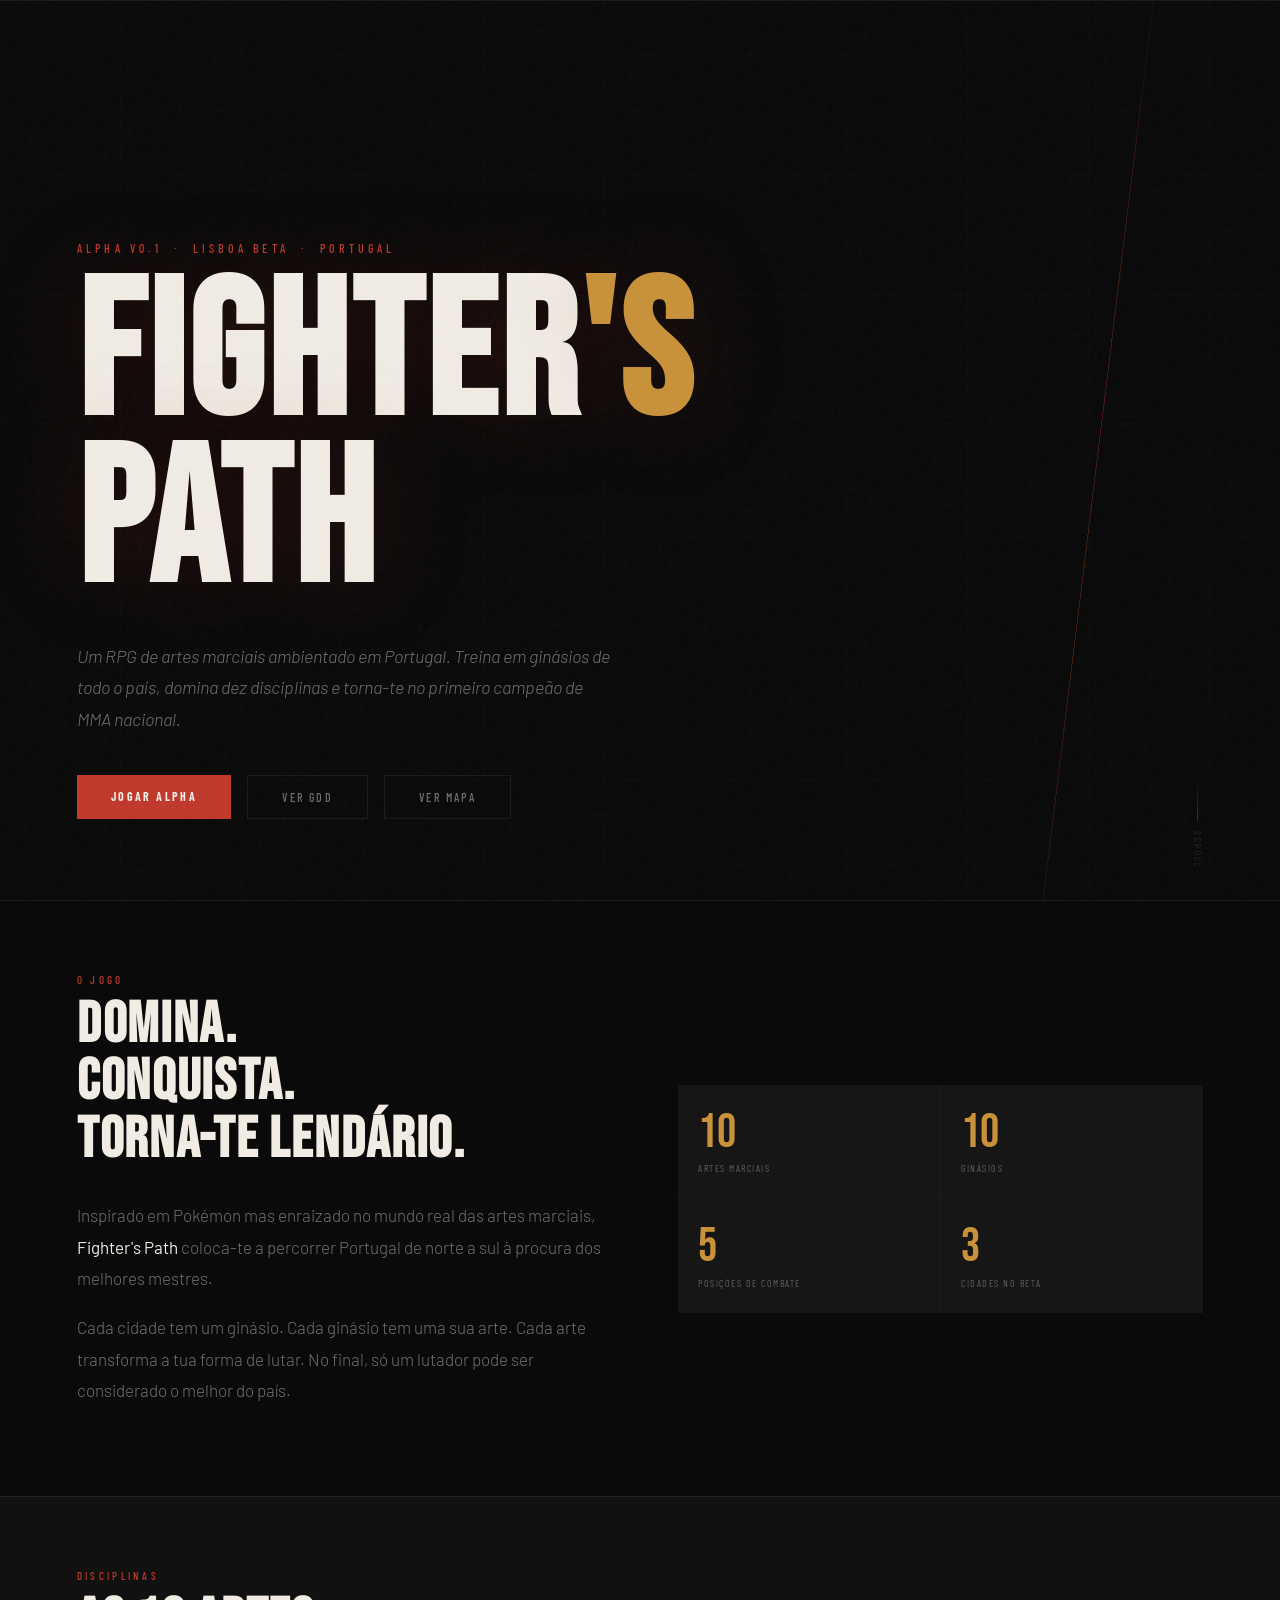
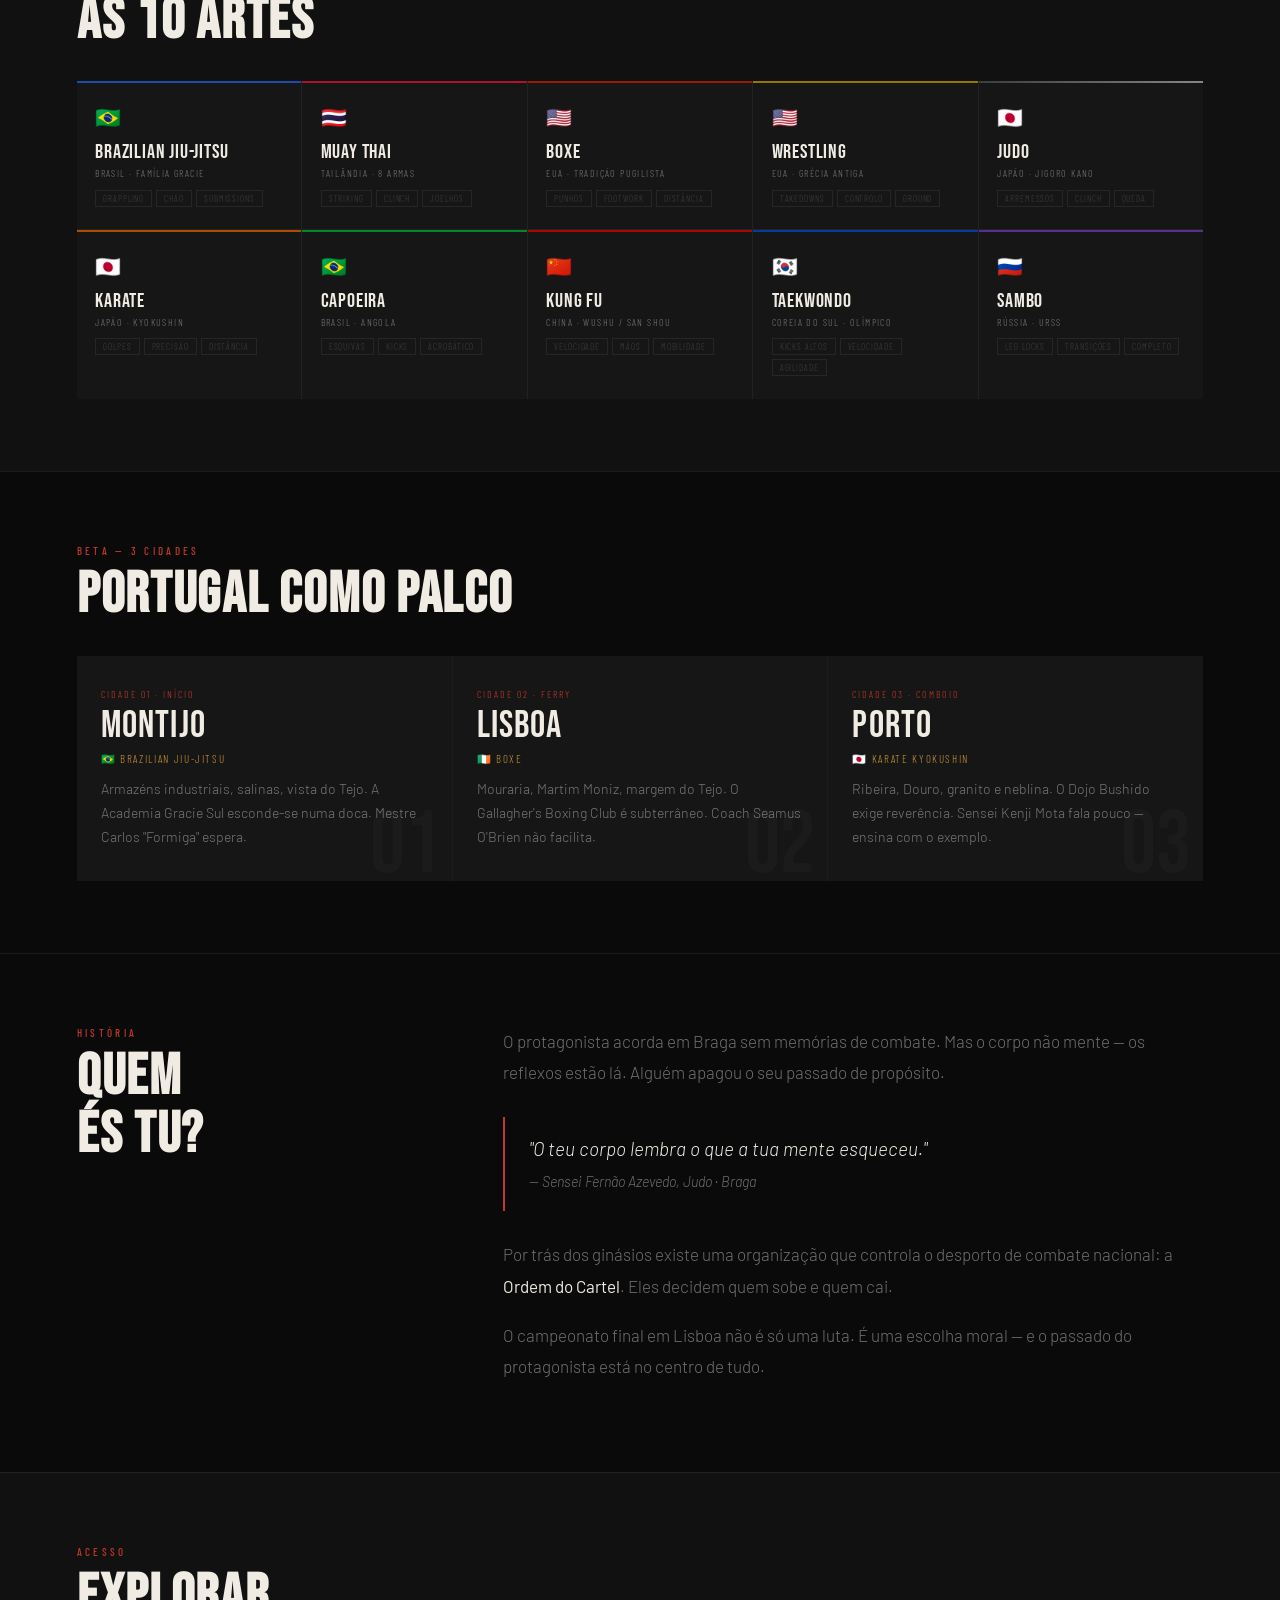
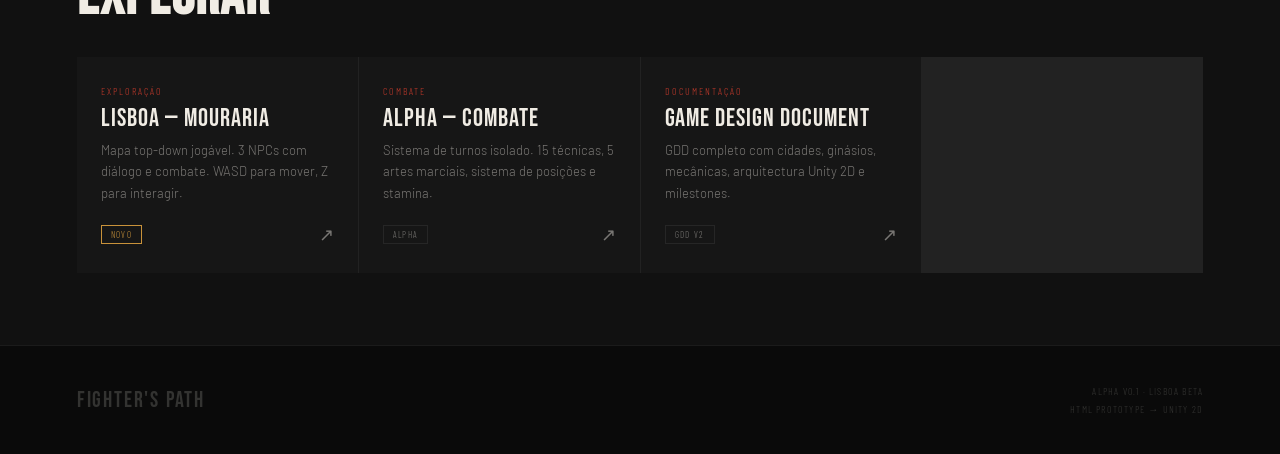
<file: index.html>
<!DOCTYPE html>
<html lang="pt">
<head>
<meta charset="UTF-8">
<meta name="viewport" content="width=device-width, initial-scale=1.0">
<title>Fighter's Path</title>
<link rel="shortcut icon" href="media/logo.png" type="image/x-icon">
<link rel="preconnect" href="https://fonts.googleapis.com">
<link href="https://fonts.googleapis.com/css2?family=Bebas+Neue&family=Barlow:ital,wght@0,300;0,400;0,600;1,300;1,400&family=Barlow+Condensed:wght@300;500;700&display=swap" rel="stylesheet">
<style>
*, *::before, *::after { box-sizing: border-box; margin: 0; padding: 0; }

:root {
  --black:   #0a0a0a;
  --dark:    #111111;
  --card:    #161616;
  --border:  rgba(255,255,255,0.07);
  --red:     #c0392b;
  --gold:    #c9923a;
  --white:   #f0ece4;
  --muted:   rgba(240,236,228,0.45);
  --faint:   rgba(240,236,228,0.18);
}

html { scroll-behavior: smooth; }

body {
  background: var(--black);
  color: var(--white);
  font-family: 'Barlow', sans-serif;
  font-weight: 300;
  overflow-x: hidden;
}

body::before {
  content: '';
  position: fixed; inset: 0;
  background-image: url("data:image/svg+xml,%3Csvg viewBox='0 0 200 200' xmlns='http://www.w3.org/2000/svg'%3E%3Cfilter id='n'%3E%3CfeTurbulence type='fractalNoise' baseFrequency='0.9' numOctaves='4' stitchTiles='stitch'/%3E%3C/filter%3E%3Crect width='100%25' height='100%25' filter='url(%23n)' opacity='1'/%3E%3C/svg%3E");
  opacity: 0.025;
  pointer-events: none;
  z-index: 999;
}

/* ── HERO ── */
#hero {
  min-height: 100vh;
  display: flex;
  flex-direction: column;
  justify-content: flex-end;
  padding: 0 6vw 9vh;
  position: relative;
  overflow: hidden;
}

#hero::before {
  content: '';
  position: absolute; inset: 0;
  background:
    repeating-linear-gradient(90deg, transparent, transparent 120px, rgba(255,255,255,0.012) 120px, rgba(255,255,255,0.012) 121px),
    repeating-linear-gradient(0deg,  transparent, transparent 120px, rgba(255,255,255,0.012) 120px, rgba(255,255,255,0.012) 121px);
  animation: gridPan 22s linear infinite;
  pointer-events: none;
}

@keyframes gridPan {
  from { background-position: 0 0, 0 0; }
  to   { background-position: 120px 120px, 120px 120px; }
}

#hero::after {
  content: '';
  position: absolute;
  top: -10%; right: 9%;
  width: 1px; height: 130%;
  background: linear-gradient(to bottom, transparent, var(--red) 35%, var(--red) 65%, transparent);
  opacity: 0.3;
  transform: rotate(7deg);
  transform-origin: top;
}

.hero-eyebrow {
  font-family: 'Barlow Condensed', sans-serif;
  font-size: clamp(10px, 1.1vw, 12px);
  font-weight: 500;
  letter-spacing: 0.35em;
  text-transform: uppercase;
  color: var(--red);
  margin-bottom: 1.2rem;
  opacity: 0;
  animation: fadeUp 0.6s ease 0.15s forwards;
}

.hero-title {
  font-family: 'Bebas Neue', sans-serif;
  font-size: clamp(5rem, 15vw, 14rem);
  line-height: 0.87;
  letter-spacing: 0.02em;
  color: var(--white);
  text-shadow: 0 0 100px rgba(192,57,43,0.18);
  opacity: 0;
  animation: fadeUp 0.7s ease 0.3s forwards;
}

.hero-title em { font-style: normal; color: var(--gold); }

.hero-tagline {
  margin-top: 2rem;
  font-size: clamp(14px, 1.5vw, 18px);
  font-style: italic;
  color: var(--muted);
  max-width: 540px;
  line-height: 1.75;
  opacity: 0;
  animation: fadeUp 0.7s ease 0.45s forwards;
}

.hero-cta {
  margin-top: 2.5rem;
  display: flex; gap: 1rem; flex-wrap: wrap;
  opacity: 0;
  animation: fadeUp 0.7s ease 0.6s forwards;
}

.btn-primary {
  display: inline-block;
  background: var(--red);
  color: var(--white);
  font-family: 'Barlow Condensed', sans-serif;
  font-size: 12px; font-weight: 700;
  letter-spacing: 0.2em; text-transform: uppercase;
  text-decoration: none;
  padding: 14px 34px;
  transition: background 0.2s;
}
.btn-primary:hover { background: #a93226; }

.btn-ghost {
  display: inline-block;
  background: transparent;
  color: var(--muted);
  font-family: 'Barlow Condensed', sans-serif;
  font-size: 12px; font-weight: 500;
  letter-spacing: 0.2em; text-transform: uppercase;
  text-decoration: none;
  padding: 14px 34px;
  border: 1px solid var(--border);
  transition: color 0.2s, border-color 0.2s;
}
.btn-ghost:hover { color: var(--white); border-color: rgba(255,255,255,0.22); }

.scroll-hint {
  position: absolute; bottom: 3.5vh; right: 6vw;
  font-family: 'Barlow Condensed', sans-serif;
  font-size: 9px; letter-spacing: 0.28em; text-transform: uppercase;
  color: var(--faint);
  writing-mode: vertical-rl;
  display: flex; align-items: center; gap: 10px;
  opacity: 0; animation: fadeIn 1s ease 1.1s forwards;
}
.scroll-hint::before {
  content: '';
  display: block; width: 1px; height: 44px;
  background: linear-gradient(to bottom, transparent, var(--faint));
}

/* ── SHARED ── */
section { padding: 8vh 6vw; border-top: 1px solid var(--border); }

.section-label {
  font-family: 'Barlow Condensed', sans-serif;
  font-size: 11px; font-weight: 500;
  letter-spacing: 0.3em; text-transform: uppercase;
  color: var(--red); margin-bottom: 0.6rem;
}

.section-title {
  font-family: 'Bebas Neue', sans-serif;
  font-size: clamp(2.2rem, 4.5vw, 4rem);
  line-height: 1; letter-spacing: 0.03em;
  color: var(--white); margin-bottom: 2rem;
}

/* ── ABOUT ── */
#about {
  display: grid;
  grid-template-columns: 1fr 1fr;
  gap: 6vw; align-items: center;
}
@media(max-width:700px){ #about{ grid-template-columns:1fr; } }

.about-text p {
  font-size: clamp(15px, 1.4vw, 17px);
  line-height: 1.85; color: var(--muted);
  margin-bottom: 1.1rem;
}
.about-text p strong { color: var(--white); font-weight: 400; }

.stats-box {
  display: grid; grid-template-columns: 1fr 1fr;
  gap: 1px; background: var(--border);
}
.stat-cell {
  background: var(--card);
  padding: 1.5rem 1.25rem;
}
.stat-num {
  font-family: 'Bebas Neue', sans-serif;
  font-size: 3rem; color: var(--gold);
  line-height: 1; margin-bottom: 0.35rem;
}
.stat-label {
  font-family: 'Barlow Condensed', sans-serif;
  font-size: 10px; letter-spacing: 0.15em;
  text-transform: uppercase; color: var(--muted);
}

/* ── ARTS ── */
#arts { background: var(--dark); }

.arts-grid {
  display: grid;
  grid-template-columns: repeat(auto-fill, minmax(190px, 1fr));
  gap: 1px; background: var(--border);
}

.art-card {
  background: var(--card);
  padding: 1.4rem 1.15rem;
  position: relative; overflow: hidden;
  transition: background 0.2s;
}
.art-card:hover { background: #1c1c1c; }
.art-card::before {
  content: ''; position: absolute;
  top: 0; left: 0; right: 0; height: 2px; opacity: 0.85;
}
.art-card.bjj::before      { background: #2255cc; }
.art-card.muay::before     { background: #cc1133; }
.art-card.boxe::before     { background: #aa2200; }
.art-card.wrestling::before{ background: #aa8800; }
.art-card.judo::before     { background: linear-gradient(90deg,#444,#999); }
.art-card.karate::before   { background: #cc5500; }
.art-card.capoeira::before { background: #009933; }
.art-card.kungfu::before   { background: #cc0000; }
.art-card.tkd::before      { background: #0044bb; }
.art-card.sambo::before    { background: #6633aa; }

.art-flag { font-size: 1.3rem; margin-bottom: 0.65rem; display: block; }
.art-name {
  font-family: 'Bebas Neue', sans-serif;
  font-size: 1.25rem; letter-spacing: 0.04em;
  color: var(--white); margin-bottom: 0.2rem;
}
.art-origin {
  font-family: 'Barlow Condensed', sans-serif;
  font-size: 10px; letter-spacing: 0.14em;
  text-transform: uppercase; color: var(--muted);
  margin-bottom: 0.65rem;
}
.art-tags { display: flex; flex-wrap: wrap; gap: 4px; }
.art-tag {
  font-family: 'Barlow Condensed', sans-serif;
  font-size: 9px; letter-spacing: 0.1em;
  text-transform: uppercase;
  padding: 2px 7px;
  border: 1px solid var(--border);
  color: var(--faint);
}

/* ── CITIES ── */
.cities-row {
  display: grid; grid-template-columns: repeat(3,1fr);
  gap: 1px; background: var(--border);
}
@media(max-width:600px){ .cities-row{ grid-template-columns:1fr; } }

.city-card {
  background: var(--card);
  padding: 2rem 1.5rem;
  position: relative; overflow: hidden;
}
.city-card::after {
  content: attr(data-num);
  position: absolute; bottom: -0.6rem; right: 0.75rem;
  font-family: 'Bebas Neue', sans-serif;
  font-size: 5.5rem; color: rgba(255,255,255,0.025);
  line-height: 1; pointer-events: none;
}
.city-order {
  font-family: 'Barlow Condensed', sans-serif;
  font-size: 10px; letter-spacing: 0.2em;
  text-transform: uppercase; color: var(--red);
  margin-bottom: 0.45rem;
}
.city-name {
  font-family: 'Bebas Neue', sans-serif;
  font-size: 2.4rem; letter-spacing: 0.03em;
  color: var(--white); line-height: 1; margin-bottom: 0.4rem;
}
.city-art {
  font-family: 'Barlow Condensed', sans-serif;
  font-size: 11px; letter-spacing: 0.15em;
  text-transform: uppercase; color: var(--gold);
  margin-bottom: 0.7rem;
}
.city-desc { font-size: 14px; line-height: 1.7; color: var(--muted); }

/* ── STORY ── */
#story {
  display: grid;
  grid-template-columns: 1fr 2fr;
  gap: 6vw; align-items: start;
}
@media(max-width:700px){ #story{ grid-template-columns:1fr; } }

.story-text p {
  font-size: clamp(15px, 1.4vw, 17px);
  line-height: 1.85; color: var(--muted);
  margin-bottom: 1.1rem;
}
.story-text p strong { color: var(--white); font-weight: 400; }

.quote-block {
  border-left: 2px solid var(--red);
  padding: 1rem 1.5rem;
  margin: 1.75rem 0;
  font-style: italic;
  font-size: clamp(15px, 1.6vw, 19px);
  color: var(--white); line-height: 1.65;
}
.quote-block small { color: var(--muted); font-size: 0.75em; }

/* ── LINKS ── */
#links { background: var(--dark); }

.links-grid {
  display: grid;
  grid-template-columns: repeat(auto-fill, minmax(260px, 1fr));
  gap: 1px; background: var(--border);
}

.link-card {
  display: flex; flex-direction: column;
  justify-content: space-between;
  background: var(--card);
  padding: 1.75rem 1.5rem;
  text-decoration: none; color: inherit;
  transition: background 0.2s;
  min-height: 190px;
}
.link-card:hover { background: #1c1c1c; }
.link-card:hover .link-arrow { transform: translate(4px,-4px); }

.link-tag {
  font-family: 'Barlow Condensed', sans-serif;
  font-size: 10px; letter-spacing: 0.2em;
  text-transform: uppercase; color: var(--red);
  margin-bottom: 0.6rem;
}
.link-title {
  font-family: 'Bebas Neue', sans-serif;
  font-size: 1.55rem; letter-spacing: 0.04em;
  color: var(--white); line-height: 1; margin-bottom: 0.5rem;
}
.link-desc {
  font-size: 13px; color: var(--muted);
  line-height: 1.65; flex: 1; margin-bottom: 1.2rem;
}
.link-footer { display: flex; justify-content: space-between; align-items: center; }
.link-badge {
  font-family: 'Barlow Condensed', sans-serif;
  font-size: 9px; letter-spacing: 0.15em;
  text-transform: uppercase;
  padding: 3px 9px;
  border: 1px solid var(--border); color: var(--muted);
}
.link-badge.new { border-color: var(--gold); color: var(--gold); }
.link-arrow { font-size: 1.1rem; color: var(--muted); transition: transform 0.2s; }

/* ── FOOTER ── */
footer {
  padding: 4vh 6vw;
  border-top: 1px solid var(--border);
  display: flex; justify-content: space-between;
  align-items: center; flex-wrap: wrap; gap: 1rem;
}
.footer-brand {
  font-family: 'Bebas Neue', sans-serif;
  font-size: 1.4rem; letter-spacing: 0.08em;
  color: var(--faint);
}
.footer-info {
  font-family: 'Barlow Condensed', sans-serif;
  font-size: 10px; letter-spacing: 0.12em;
  text-transform: uppercase; color: var(--faint);
  text-align: right; line-height: 1.8;
}

/* ── ANIMATIONS ── */
@keyframes fadeUp {
  from { opacity:0; transform:translateY(22px); }
  to   { opacity:1; transform:none; }
}
@keyframes fadeIn {
  from { opacity:0; } to { opacity:1; }
}

.reveal {
  opacity: 0; transform: translateY(22px);
  transition: opacity 0.65s ease, transform 0.65s ease;
}
.reveal.visible { opacity:1; transform:none; }
</style>
</head>
<body>

<!-- HERO -->
<section id="hero">
  <div class="hero-eyebrow">Alpha v0.1 &nbsp;·&nbsp; Lisboa Beta &nbsp;·&nbsp; Portugal</div>
  <h1 class="hero-title">FIGHTER<em>'S</em><br>PATH</h1>
  <p class="hero-tagline">Um RPG de artes marciais ambientado em Portugal. Treina em ginásios de todo o país, domina dez disciplinas e torna-te no primeiro campeão de MMA nacional.</p>
  <div class="hero-cta">
    <a href="webVersions/versionList.html" class="btn-primary">Jogar Alpha</a>
    <a href="gdd.html" class="btn-ghost">Ver GDD</a>
    <a href="map.html" class="btn-ghost">Ver Mapa</a>
  </div>
  <div class="scroll-hint">Scroll</div>
</section>

<!-- ABOUT -->
<section id="about">
  <div class="about-text reveal">
    <div class="section-label">O Jogo</div>
    <h2 class="section-title">Domina.<br>Conquista.<br>Torna-te lendário.</h2>
    <p>Inspirado em Pokémon mas enraizado no mundo real das artes marciais, <strong>Fighter's Path</strong> coloca-te a percorrer Portugal de norte a sul à procura dos melhores mestres.</p>
    <p>Cada cidade tem um ginásio. Cada ginásio tem uma sua arte. Cada arte transforma a tua forma de lutar. No final, só um lutador pode ser considerado o melhor do país.</p>
  </div>
  <div class="stats-box reveal">
    <div class="stat-cell">
      <div class="stat-num">10</div>
      <div class="stat-label">Artes Marciais</div>
    </div>
    <div class="stat-cell">
      <div class="stat-num">10</div>
      <div class="stat-label">Ginásios</div>
    </div>
    <div class="stat-cell">
      <div class="stat-num">5</div>
      <div class="stat-label">Posições de Combate</div>
    </div>
    <div class="stat-cell">
      <div class="stat-num">3</div>
      <div class="stat-label">Cidades no Beta</div>
    </div>
  </div>
</section>

<!-- ARTES -->
<section id="arts">
  <div class="reveal">
    <div class="section-label">Disciplinas</div>
    <h2 class="section-title">As 10 Artes</h2>
  </div>
  <div class="arts-grid reveal">
    <div class="art-card bjj">
      <span class="art-flag">🇧🇷</span>
      <div class="art-name">Brazilian Jiu-Jitsu</div>
      <div class="art-origin">Brasil · Família Gracie</div>
      <div class="art-tags"><span class="art-tag">Grappling</span><span class="art-tag">Chão</span><span class="art-tag">Submissions</span></div>
    </div>
    <div class="art-card muay">
      <span class="art-flag">🇹🇭</span>
      <div class="art-name">Muay Thai</div>
      <div class="art-origin">Tailândia · 8 Armas</div>
      <div class="art-tags"><span class="art-tag">Striking</span><span class="art-tag">Clinch</span><span class="art-tag">Joelhos</span></div>
    </div>
    <div class="art-card boxe">
      <span class="art-flag">🇺🇸</span>
      <div class="art-name">Boxe</div>
      <div class="art-origin">EUA · Tradição Pugilista</div>
      <div class="art-tags"><span class="art-tag">Punhos</span><span class="art-tag">Footwork</span><span class="art-tag">Distância</span></div>
    </div>
    <div class="art-card wrestling">
      <span class="art-flag">🇺🇸</span>
      <div class="art-name">Wrestling</div>
      <div class="art-origin">EUA · Grécia Antiga</div>
      <div class="art-tags"><span class="art-tag">Takedowns</span><span class="art-tag">Controlo</span><span class="art-tag">Ground</span></div>
    </div>
    <div class="art-card judo">
      <span class="art-flag">🇯🇵</span>
      <div class="art-name">Judo</div>
      <div class="art-origin">Japão · Jigoro Kano</div>
      <div class="art-tags"><span class="art-tag">Arremessos</span><span class="art-tag">Clinch</span><span class="art-tag">Queda</span></div>
    </div>
    <div class="art-card karate">
      <span class="art-flag">🇯🇵</span>
      <div class="art-name">Karate</div>
      <div class="art-origin">Japão · Kyokushin</div>
      <div class="art-tags"><span class="art-tag">Golpes</span><span class="art-tag">Precisão</span><span class="art-tag">Distância</span></div>
    </div>
    <div class="art-card capoeira">
      <span class="art-flag">🇧🇷</span>
      <div class="art-name">Capoeira</div>
      <div class="art-origin">Brasil · Angola</div>
      <div class="art-tags"><span class="art-tag">Esquivas</span><span class="art-tag">Kicks</span><span class="art-tag">Acrobático</span></div>
    </div>
    <div class="art-card kungfu">
      <span class="art-flag">🇨🇳</span>
      <div class="art-name">Kung Fu</div>
      <div class="art-origin">China · Wushu / San Shou</div>
      <div class="art-tags"><span class="art-tag">Velocidade</span><span class="art-tag">Mãos</span><span class="art-tag">Mobilidade</span></div>
    </div>
    <div class="art-card tkd">
      <span class="art-flag">🇰🇷</span>
      <div class="art-name">Taekwondo</div>
      <div class="art-origin">Coreia do Sul · Olímpico</div>
      <div class="art-tags"><span class="art-tag">Kicks Altos</span><span class="art-tag">Velocidade</span><span class="art-tag">Agilidade</span></div>
    </div>
    <div class="art-card sambo">
      <span class="art-flag">🇷🇺</span>
      <div class="art-name">Sambo</div>
      <div class="art-origin">Rússia · URSS</div>
      <div class="art-tags"><span class="art-tag">Leg Locks</span><span class="art-tag">Transições</span><span class="art-tag">Completo</span></div>
    </div>
  </div>
</section>

<!-- CIDADES -->
<section id="cidades">
  <div class="reveal">
    <div class="section-label">Beta — 3 Cidades</div>
    <h2 class="section-title">Portugal como palco</h2>
  </div>
  <div class="cities-row reveal">
    <div class="city-card" data-num="01">
      <div class="city-order">Cidade 01 · Início</div>
      <div class="city-name">Montijo</div>
      <div class="city-art">🇧🇷 Brazilian Jiu-Jitsu</div>
      <p class="city-desc">Armazéns industriais, salinas, vista do Tejo. A Academia Gracie Sul esconde-se numa doca. Mestre Carlos "Formiga" espera.</p>
    </div>
    <div class="city-card" data-num="02">
      <div class="city-order">Cidade 02 · Ferry</div>
      <div class="city-name">Lisboa</div>
      <div class="city-art">🇮🇪 Boxe</div>
      <p class="city-desc">Mouraria, Martim Moniz, margem do Tejo. O Gallagher's Boxing Club é subterrâneo. Coach Seamus O'Brien não facilita.</p>
    </div>
    <div class="city-card" data-num="03">
      <div class="city-order">Cidade 03 · Comboio</div>
      <div class="city-name">Porto</div>
      <div class="city-art">🇯🇵 Karate Kyokushin</div>
      <p class="city-desc">Ribeira, Douro, granito e neblina. O Dojo Bushido exige reverência. Sensei Kenji Mota fala pouco — ensina com o exemplo.</p>
    </div>
  </div>
</section>

<!-- HISTÓRIA -->
<section id="story">
  <div class="reveal">
    <div class="section-label">História</div>
    <h2 class="section-title">Quem<br>és tu?</h2>
  </div>
  <div class="story-text reveal">
    <p>O protagonista acorda em Braga sem memórias de combate. Mas o corpo não mente — os reflexos estão lá. Alguém apagou o seu passado de propósito.</p>
    <div class="quote-block">
      "O teu corpo lembra o que a tua mente esqueceu."<br>
      <small>— Sensei Fernão Azevedo, Judo · Braga</small>
    </div>
    <p>Por trás dos ginásios existe uma organização que controla o desporto de combate nacional: a <strong>Ordem do Cartel</strong>. Eles decidem quem sobe e quem cai.</p>
    <p>O campeonato final em Lisboa não é só uma luta. É uma escolha moral — e o passado do protagonista está no centro de tudo.</p>
  </div>
</section>

<!-- LINKS -->
<section id="links">
  <div class="reveal">
    <div class="section-label">Acesso</div>
    <h2 class="section-title">Explorar</h2>
  </div>
  <div class="links-grid reveal">
    <a class="link-card" href="fighters_path_lisboa.html">
      <div>
        <div class="link-tag">Exploração</div>
        <div class="link-title">Lisboa — Mouraria</div>
        <p class="link-desc">Mapa top-down jogável. 3 NPCs com diálogo e combate. WASD para mover, Z para interagir.</p>
      </div>
      <div class="link-footer">
        <span class="link-badge new">Novo</span>
        <span class="link-arrow">↗</span>
      </div>
    </a>
    <a class="link-card" href="fighters_path_alpha.html">
      <div>
        <div class="link-tag">Combate</div>
        <div class="link-title">Alpha — Combate</div>
        <p class="link-desc">Sistema de turnos isolado. 15 técnicas, 5 artes marciais, sistema de posições e stamina.</p>
      </div>
      <div class="link-footer">
        <span class="link-badge">Alpha</span>
        <span class="link-arrow">↗</span>
      </div>
    </a>
    <a class="link-card" href="gdd.html">
      <div>
        <div class="link-tag">Documentação</div>
        <div class="link-title">Game Design Document</div>
        <p class="link-desc">GDD completo com cidades, ginásios, mecânicas, arquitectura Unity 2D e milestones.</p>
      </div>
      <div class="link-footer">
        <span class="link-badge">GDD v2</span>
        <span class="link-arrow">↗</span>
      </div>
    </a>
  </div>
</section>

<!-- FOOTER -->
<footer>
  <div class="footer-brand">Fighter's Path</div>
  <div class="footer-info">
    Alpha v0.1 · Lisboa Beta<br>
    HTML Prototype → Unity 2D
  </div>
</footer>

<script>
const obs = new IntersectionObserver(entries => {
  entries.forEach(e => {
    if (!e.isIntersecting) return;
    e.target.classList.add('visible');
    const children = e.target.querySelectorAll(
      '.art-card, .city-card, .stat-cell, .link-card'
    );
    children.forEach((el, i) => {
      el.style.opacity = '0';
      el.style.transform = 'translateY(16px)';
      el.style.transition = `opacity 0.5s ease ${i*55}ms, transform 0.5s ease ${i*55}ms`;
      requestAnimationFrame(() => requestAnimationFrame(() => {
        el.style.opacity = '1';
        el.style.transform = 'none';
      }));
    });
  });
}, { threshold: 0.07 });

document.querySelectorAll('.reveal').forEach(el => obs.observe(el));
</script>
</body>
</html>
</file>
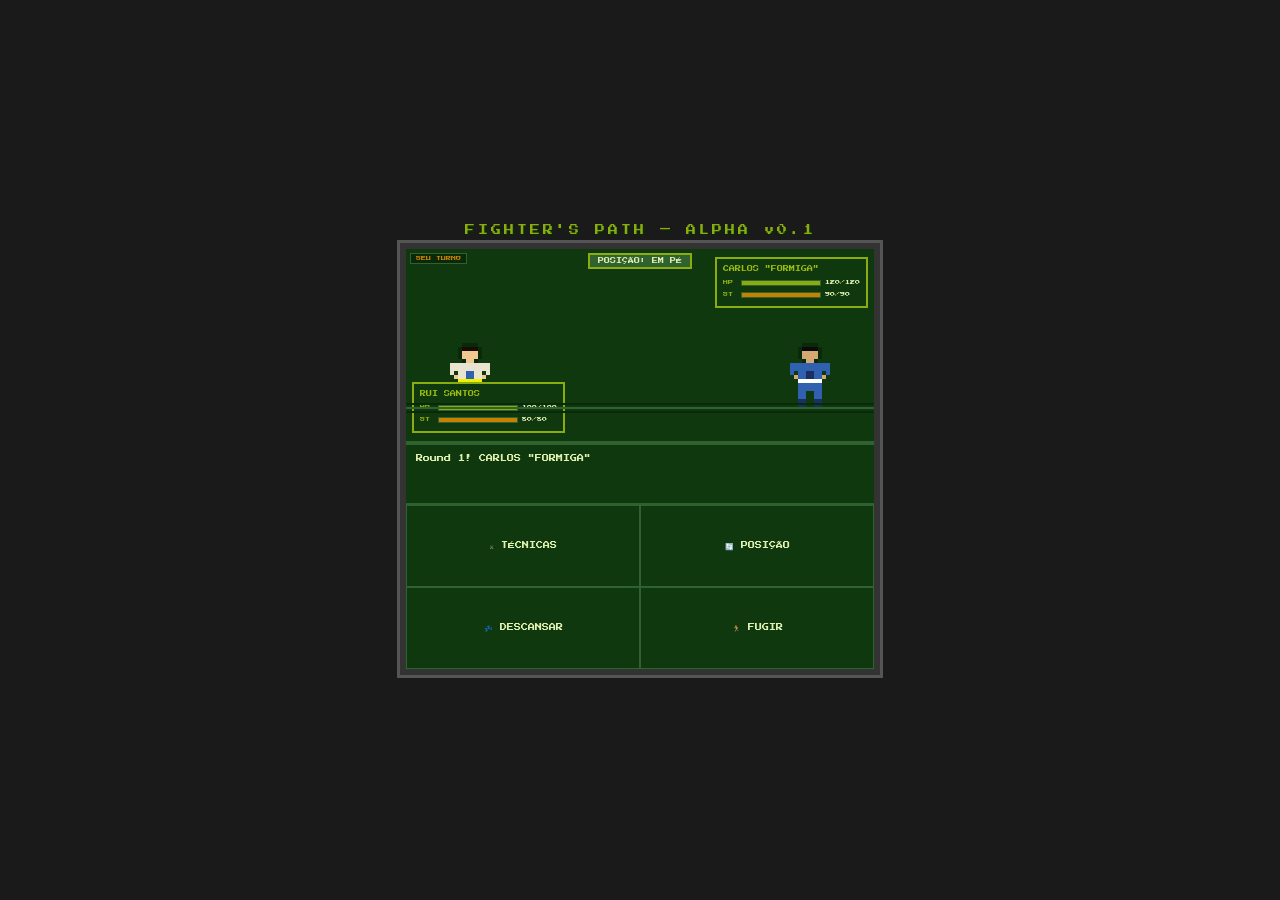
<file: fighters_path_alpha.html>
<!DOCTYPE html>
<html lang="pt">
<head>
<meta charset="UTF-8">
<meta name="viewport" content="width=device-width, initial-scale=1.0">
<title>Fighter's Path — Alpha v0.1</title>
<link rel="shortcut icon" href="media/logo.png" type="image/x-icon">
<style>
@import url('https://fonts.googleapis.com/css2?family=Press+Start+2P&display=swap');

* { box-sizing: border-box; margin: 0; padding: 0; image-rendering: pixelated; }

:root {
  --gb-dark:   #0f380f;
  --gb-dark2:  #306230;
  --gb-light:  #8bac0f;
  --gb-lightest:#9bbc0f;
  --gb-cream:  #e0f0b0;
  --gb-white:  #f5ffe8;
  --gb-red:    #b03000;
  --gb-gold:   #c88000;
  --gb-blue:   #1c4888;
  --gb-shadow: #0a280a;
}

html, body {
  width: 100%; height: 100%;
  background: #1a1a1a;
  display: flex;
  align-items: center;
  justify-content: center;
  font-family: 'Press Start 2P', monospace;
  overflow: hidden;
}

#gameWrapper {
  display: flex;
  flex-direction: column;
  align-items: center;
  gap: 8px;
}

#gameTitle {
  color: var(--gb-light);
  font-size: 10px;
  letter-spacing: 3px;
  text-shadow: 2px 2px 0 var(--gb-shadow);
}

#screen {
  width: 480px;
  height: 432px;
  background: var(--gb-dark);
  border: 6px solid #333;
  outline: 3px solid #555;
  position: relative;
  overflow: hidden;
}

/* ===== BATTLE SCENE ===== */
#battleScene {
  width: 100%; height: 100%;
  display: flex;
  flex-direction: column;
}

#battleField {
  width: 100%;
  height: 192px;
  background: var(--gb-dark);
  position: relative;
  overflow: hidden;
  flex-shrink: 0;
}

/* Ground lines */
#battleField::after {
  content: '';
  position: absolute;
  bottom: 32px; left: 0; right: 0;
  height: 2px;
  background: var(--gb-dark2);
  box-shadow: 0 4px 0 var(--gb-shadow), 0 -4px 0 var(--gb-shadow);
}

/* Position indicator banner */
#positionBanner {
  position: absolute;
  top: 4px; left: 50%;
  transform: translateX(-50%);
  background: var(--gb-dark2);
  border: 2px solid var(--gb-light);
  padding: 3px 8px;
  font-size: 6px;
  color: var(--gb-cream);
  white-space: nowrap;
  z-index: 10;
  transition: opacity 0.3s;
}

/* ===== SPRITES via canvas ===== */
#playerSprite, #enemySprite {
  position: absolute;
  bottom: 34px;
  image-rendering: pixelated;
}
#playerSprite { left: 40px; }
#enemySprite  { right: 40px; transform: scaleX(-1); }

/* ===== HP / STAMINA BARS ===== */
.statBox {
  position: absolute;
  background: var(--gb-dark);
  border: 2px solid var(--gb-light);
  padding: 4px 6px;
  font-size: 5px;
  color: var(--gb-cream);
  line-height: 2;
}

#playerStats { bottom: 8px; left: 6px; min-width: 140px; }
#enemyStats  { top: 8px; right: 6px; min-width: 140px; }

.statName { font-size: 6px; color: var(--gb-lightest); margin-bottom: 3px; }

.barRow { display: flex; align-items: center; gap: 4px; margin: 2px 0; }
.barLabel { font-size: 5px; color: var(--gb-light); width: 14px; }
.barTrack {
  width: 80px; height: 6px;
  background: var(--gb-shadow);
  border: 1px solid var(--gb-dark2);
  position: relative;
  overflow: hidden;
}
.barFill {
  height: 100%;
  transition: width 0.4s ease;
  position: relative;
}
.barFill.hp   { background: var(--gb-light); }
.barFill.hp.low { background: var(--gb-red); }
.barFill.st   { background: var(--gb-gold); }
.barNum { font-size: 5px; color: var(--gb-cream); min-width: 28px; }

/* ===== LOWER UI ===== */
#lowerUI {
  flex: 1;
  background: var(--gb-dark);
  border-top: 4px solid var(--gb-dark2);
  display: flex;
  flex-direction: column;
}

/* Message box */
#msgBox {
  padding: 8px 10px;
  min-height: 60px;
  border-bottom: 2px solid var(--gb-dark2);
  font-size: 7px;
  color: var(--gb-cream);
  line-height: 1.8;
  position: relative;
}

#msgBox .cursor {
  display: inline-block;
  width: 6px; height: 6px;
  background: var(--gb-light);
  animation: blink 0.8s step-end infinite;
  vertical-align: middle;
  margin-left: 2px;
}

@keyframes blink { 50% { opacity: 0; } }

/* ===== MENUS ===== */
#menuArea {
  flex: 1;
  display: flex;
  align-items: stretch;
}

/* Main menu (FIGHT / TÉCNICAS / POSIÇÃO / FUGIR) */
#mainMenu {
  display: grid;
  grid-template-columns: 1fr 1fr;
  gap: 0;
  width: 100%;
}

.mainBtn {
  background: var(--gb-dark);
  border: 1px solid var(--gb-dark2);
  color: var(--gb-cream);
  font-family: 'Press Start 2P', monospace;
  font-size: 7px;
  padding: 10px 6px;
  cursor: pointer;
  text-align: center;
  transition: background 0.1s;
  position: relative;
}

.mainBtn:hover, .mainBtn.selected {
  background: var(--gb-dark2);
  color: var(--gb-lightest);
}

.mainBtn::before {
  content: '▶';
  position: absolute;
  left: 4px; top: 50%;
  transform: translateY(-50%);
  font-size: 6px;
  color: var(--gb-light);
  opacity: 0;
}

.mainBtn:hover::before, .mainBtn.selected::before { opacity: 1; }

/* Technique menu */
#techMenu {
  display: none;
  flex-direction: column;
  width: 100%;
  overflow-y: auto;
}

.techBtn {
  background: var(--gb-dark);
  border-bottom: 1px solid var(--gb-dark2);
  color: var(--gb-cream);
  font-family: 'Press Start 2P', monospace;
  font-size: 6px;
  padding: 7px 8px;
  cursor: pointer;
  display: flex;
  justify-content: space-between;
  align-items: center;
  gap: 4px;
  transition: background 0.1s;
}

.techBtn:hover { background: var(--gb-dark2); color: var(--gb-lightest); }
.techBtn.disabled { opacity: 0.35; cursor: not-allowed; pointer-events: none; }

.techName { flex: 1; }
.techCost { color: var(--gb-gold); font-size: 5px; }
.techDmg  { color: var(--gb-red);  font-size: 5px; }
.techPos  {
  font-size: 5px;
  padding: 1px 3px;
  border: 1px solid var(--gb-dark2);
  color: var(--gb-light);
}
.techBadge {
  font-size: 5px;
  padding: 1px 4px;
  background: var(--gb-dark2);
  color: var(--gb-lightest);
}

/* Position menu */
#posMenu {
  display: none;
  flex-direction: column;
  width: 100%;
}

.posBtn {
  background: var(--gb-dark);
  border-bottom: 1px solid var(--gb-dark2);
  color: var(--gb-cream);
  font-family: 'Press Start 2P', monospace;
  font-size: 6px;
  padding: 7px 10px;
  cursor: pointer;
  display: flex;
  justify-content: space-between;
  align-items: center;
  transition: background 0.1s;
}

.posBtn:hover { background: var(--gb-dark2); color: var(--gb-lightest); }
.posBtn.active { background: var(--gb-dark2); border-left: 3px solid var(--gb-light); }

/* Back button */
#backBtn {
  background: var(--gb-shadow);
  border: none;
  border-top: 1px solid var(--gb-dark2);
  color: var(--gb-light);
  font-family: 'Press Start 2P', monospace;
  font-size: 6px;
  padding: 6px;
  cursor: pointer;
  text-align: center;
  width: 100%;
}
#backBtn:hover { background: var(--gb-dark2); }

/* ===== EFFECTS ===== */
.shake {
  animation: shake 0.3s ease;
}
@keyframes shake {
  0%,100% { transform: translateX(0); }
  20% { transform: translateX(-6px); }
  40% { transform: translateX(6px); }
  60% { transform: translateX(-4px); }
  80% { transform: translateX(4px); }
}

.shakeEnemy {
  animation: shakeEnemy 0.3s ease;
}
@keyframes shakeEnemy {
  0%,100% { transform: scaleX(-1) translateX(0); }
  20% { transform: scaleX(-1) translateX(-6px); }
  40% { transform: scaleX(-1) translateX(6px); }
  60% { transform: scaleX(-1) translateX(-4px); }
  80% { transform: scaleX(-1) translateX(4px); }
}

/* Flash overlay */
#flashOverlay {
  position: absolute;
  inset: 0;
  background: var(--gb-lightest);
  opacity: 0;
  pointer-events: none;
  transition: opacity 0.1s;
  z-index: 20;
}

/* Victory / defeat screen */
#endScreen {
  display: none;
  position: absolute;
  inset: 0;
  background: var(--gb-dark);
  align-items: center;
  justify-content: center;
  flex-direction: column;
  gap: 12px;
  z-index: 50;
}

#endTitle {
  font-size: 14px;
  color: var(--gb-lightest);
  text-shadow: 3px 3px 0 var(--gb-shadow);
  animation: pulse 1s ease infinite alternate;
}

@keyframes pulse {
  from { color: var(--gb-lightest); }
  to   { color: var(--gb-gold); }
}

#endSub { font-size: 7px; color: var(--gb-light); }
#restartBtn {
  margin-top: 8px;
  background: var(--gb-dark2);
  border: 2px solid var(--gb-light);
  color: var(--gb-cream);
  font-family: 'Press Start 2P', monospace;
  font-size: 7px;
  padding: 8px 14px;
  cursor: pointer;
}
#restartBtn:hover { background: var(--gb-light); color: var(--gb-dark); }

/* Turn indicator */
#turnTag {
  position: absolute;
  top: 4px; left: 4px;
  font-size: 5px;
  color: var(--gb-gold);
  background: var(--gb-shadow);
  padding: 2px 5px;
  border: 1px solid var(--gb-dark2);
  z-index: 5;
}

/* Round indicator */
#roundTag {
  position: absolute;
  top: 4px;
  left: 50%;
  transform: translateX(-50%);
  font-size: 5px;
  color: var(--gb-light);
  background: var(--gb-shadow);
  padding: 2px 5px;
  border: 1px solid var(--gb-dark2);
  z-index: 5;
  white-space: nowrap;
}

/* Status effect badges */
.statusBadge {
  display: inline-block;
  font-size: 5px;
  padding: 1px 3px;
  margin: 1px;
  background: var(--gb-shadow);
  border: 1px solid var(--gb-red);
  color: var(--gb-red);
}

/* Art badge colors */
.art-bjj     { color: #4488ff; }
.art-boxe    { color: #ff4444; }
.art-karate  { color: #ff8800; }
.art-muay    { color: #ff2266; }
.art-wrestling { color: #88cc00; }

</style>
</head>
<body>

<div id="gameWrapper">
  <div id="gameTitle">FIGHTER'S PATH — ALPHA v0.1</div>

  <div id="screen">
    <div id="battleScene">

      <!-- BATTLE FIELD -->
      <div id="battleField">
        <div id="flashOverlay"></div>
        <div id="turnTag">TURNO DO JOGADOR</div>
        <div id="roundTag">ROUND 1</div>
        <div id="positionBanner">POSIÇÃO: EM PÉ</div>

        <canvas id="playerSprite" width="48" height="64"></canvas>
        <canvas id="enemySprite"  width="48" height="64"></canvas>

        <!-- Player stats -->
        <div class="statBox" id="playerStats">
          <div class="statName" id="playerName">RUI SANTOS</div>
          <div class="barRow">
            <div class="barLabel">HP</div>
            <div class="barTrack"><div class="barFill hp" id="playerHpBar" style="width:100%"></div></div>
            <div class="barNum" id="playerHpNum">100/100</div>
          </div>
          <div class="barRow">
            <div class="barLabel">ST</div>
            <div class="barTrack"><div class="barFill st" id="playerStBar" style="width:100%"></div></div>
            <div class="barNum" id="playerStNum">80/80</div>
          </div>
          <div id="playerStatus"></div>
        </div>

        <!-- Enemy stats -->
        <div class="statBox" id="enemyStats">
          <div class="statName" id="enemyName">CARLOS "FORMIGA"</div>
          <div class="barRow">
            <div class="barLabel">HP</div>
            <div class="barTrack"><div class="barFill hp" id="enemyHpBar" style="width:100%"></div></div>
            <div class="barNum" id="enemyHpNum">120/120</div>
          </div>
          <div class="barRow">
            <div class="barLabel">ST</div>
            <div class="barTrack"><div class="barFill st" id="enemyStBar" style="width:100%"></div></div>
            <div class="barNum" id="enemyStNum">90/90</div>
          </div>
          <div id="enemyStatus"></div>
        </div>
      </div>

      <!-- LOWER UI -->
      <div id="lowerUI">
        <div id="msgBox">
          <span id="msgText">Carlos "Formiga" quer lutar!</span>
          <span class="cursor" id="msgCursor"></span>
        </div>

        <div id="menuArea">
          <!-- MAIN MENU -->
          <div id="mainMenu">
            <button class="mainBtn" onclick="showTechMenu()">⚔ TÉCNICAS</button>
            <button class="mainBtn" onclick="showPosMenu()">🔄 POSIÇÃO</button>
            <button class="mainBtn" onclick="doRest()">💤 DESCANSAR</button>
            <button class="mainBtn" onclick="doFlee()">🏃 FUGIR</button>
          </div>

          <!-- TECHNIQUE MENU -->
          <div id="techMenu"></div>

          <!-- POSITION MENU -->
          <div id="posMenu"></div>
        </div>
      </div>
    </div>

    <!-- END SCREEN -->
    <div id="endScreen">
      <div id="endTitle">VITÓRIA!</div>
      <div id="endSub">Faixa obtida: BJJ Branco</div>
      <button id="restartBtn" onclick="restartGame()">▶ JOGAR NOVAMENTE</button>
    </div>
  </div>
</div>

<script>
// ===== PIXEL ART SPRITE DRAWING =====
function drawFighter(canvas, palette, isEnemy, state) {
  const ctx = canvas.getContext('2d');
  ctx.clearRect(0, 0, canvas.width, canvas.height);
  ctx.imageSmoothingEnabled = false;

  const scale = 4;
  const pw = canvas.width / scale;   // 12
  const ph = canvas.height / scale;  // 16

  const c = {
    skin:  palette.skin,
    hair:  palette.hair,
    gi:    palette.gi,
    belt:  palette.belt,
    dark:  palette.dark,
    light: palette.light,
    outline: '#0a280a',
  };

  // 12x16 pixel sprite grid
  // Row 0-2: head
  // Row 3: neck/shoulders
  // Row 4-8: torso
  // Row 9-11: hips/belt
  // Row 12-15: legs

  const px = (x, y, color) => {
    ctx.fillStyle = color;
    ctx.fillRect(x * scale, y * scale, scale, scale);
  };

  // Idle stance
  if (state === 'idle' || state === 'ground') {
    // Head
    px(4,0,c.outline); px(5,0,c.outline); px(6,0,c.outline); px(7,0,c.outline);
    px(3,1,c.outline); px(4,1,c.hair);   px(5,1,c.hair);   px(6,1,c.hair);   px(7,1,c.hair);   px(8,1,c.outline);
    px(3,2,c.outline); px(4,2,c.skin);   px(5,2,c.skin);   px(6,2,c.skin);   px(7,2,c.skin);   px(8,2,c.outline);
    px(3,3,c.outline); px(4,3,c.skin);   px(5,3,c.skin);   px(6,3,c.skin);   px(7,3,c.skin);   px(8,3,c.outline);
    px(4,4,c.outline); px(5,4,c.skin);   px(6,4,c.skin);   px(7,4,c.outline);

    // Shoulders + torso
    px(2,5,c.gi);  px(3,5,c.gi);  px(4,5,c.gi);  px(5,5,c.gi);  px(6,5,c.gi);  px(7,5,c.gi);  px(8,5,c.gi);  px(9,5,c.gi);
    px(2,6,c.gi);  px(3,6,c.gi);  px(4,6,c.gi);  px(5,6,c.gi);  px(6,6,c.gi);  px(7,6,c.gi);  px(8,6,c.gi);  px(9,6,c.gi);
    px(3,7,c.gi);  px(4,7,c.gi);  px(5,7,c.dark); px(6,7,c.dark); px(7,7,c.gi);  px(8,7,c.gi);
    px(3,8,c.gi);  px(4,8,c.gi);  px(5,8,c.dark); px(6,8,c.dark); px(7,8,c.gi);  px(8,8,c.gi);

    // Arms
    px(1,5,c.gi);  px(1,6,c.gi);  px(1,7,c.gi);  px(2,8,c.skin);
    px(10,5,c.gi); px(10,6,c.gi); px(10,7,c.gi); px(9,8,c.skin);

    // Belt
    px(3,9,c.belt); px(4,9,c.belt); px(5,9,c.belt); px(6,9,c.belt); px(7,9,c.belt); px(8,9,c.belt);

    // Hips/pants
    px(3,10,c.gi);  px(4,10,c.gi);  px(5,10,c.gi);  px(6,10,c.gi);  px(7,10,c.gi);  px(8,10,c.gi);

    // Legs
    if (state === 'ground') {
      // Ground position — crouching
      px(3,11,c.gi); px(4,11,c.gi); px(5,11,c.gi); px(6,11,c.gi); px(7,11,c.gi); px(8,11,c.gi);
      px(2,12,c.gi); px(3,12,c.gi); px(4,12,c.gi); px(7,12,c.gi); px(8,12,c.gi); px(9,12,c.gi);
      px(2,13,c.gi); px(3,13,c.gi); px(9,13,c.gi); px(10,13,c.gi);
    } else {
      // Standing
      px(3,11,c.gi); px(4,11,c.gi); px(5,11,c.gi); px(6,11,c.gi); px(7,11,c.gi); px(8,11,c.gi);
      px(3,12,c.gi); px(4,12,c.gi); px(7,12,c.gi); px(8,12,c.gi);
      px(3,13,c.gi); px(4,13,c.gi); px(7,13,c.gi); px(8,13,c.gi);
      px(3,14,c.dark); px(4,14,c.dark); px(7,14,c.dark); px(8,14,c.dark);
      px(3,15,c.dark); px(4,15,c.dark); px(7,15,c.dark); px(8,15,c.dark);
    }
  }

  if (state === 'attack') {
    // Punch forward pose
    px(4,0,c.outline); px(5,0,c.outline); px(6,0,c.outline); px(7,0,c.outline);
    px(3,1,c.outline); px(4,1,c.hair);   px(5,1,c.hair);   px(6,1,c.hair);   px(7,1,c.hair);   px(8,1,c.outline);
    px(3,2,c.outline); px(4,2,c.skin);   px(5,2,c.skin);   px(6,2,c.skin);   px(7,2,c.skin);   px(8,2,c.outline);
    px(3,3,c.outline); px(4,3,c.skin);   px(5,3,c.skin);   px(6,3,c.skin);   px(7,3,c.skin);   px(8,3,c.outline);

    px(2,4,c.gi); px(3,4,c.gi); px(4,4,c.gi); px(5,4,c.gi); px(6,4,c.gi); px(7,4,c.gi); px(8,4,c.gi);
    px(2,5,c.gi); px(3,5,c.gi); px(4,5,c.dark); px(5,5,c.dark); px(6,5,c.gi); px(7,5,c.gi); px(8,5,c.gi);
    px(2,6,c.gi); px(3,6,c.gi); px(4,6,c.dark); px(5,6,c.dark); px(6,6,c.gi); px(7,6,c.gi); px(8,6,c.gi);
    px(3,7,c.gi); px(4,7,c.gi); px(5,7,c.gi); px(6,7,c.gi); px(7,7,c.gi);
    // Extended arm
    px(8,5,c.gi); px(9,5,c.gi); px(10,5,c.gi); px(11,5,c.skin);
    // Back arm down
    px(1,5,c.gi); px(1,6,c.gi); px(1,7,c.gi);

    px(3,8,c.belt); px(4,8,c.belt); px(5,8,c.belt); px(6,8,c.belt); px(7,8,c.belt);

    px(3,9,c.gi); px(4,9,c.gi); px(5,9,c.gi); px(6,9,c.gi); px(7,9,c.gi);
    px(3,10,c.gi); px(4,10,c.gi); px(7,10,c.gi); px(8,10,c.gi);
    px(3,11,c.gi); px(4,11,c.gi); px(7,11,c.gi); px(8,11,c.gi);
    px(3,12,c.dark); px(4,12,c.dark); px(7,12,c.dark); px(8,12,c.dark);
  }

  if (state === 'hurt') {
    // Recoil pose
    px(5,0,c.outline); px(6,0,c.outline); px(7,0,c.outline); px(8,0,c.outline);
    px(4,1,c.hair); px(5,1,c.hair); px(6,1,c.hair); px(7,1,c.hair); px(8,1,c.outline);
    px(4,2,c.skin); px(5,2,c.skin); px(6,2,c.skin); px(7,2,c.skin); px(8,2,c.outline);
    px(4,3,c.skin); px(5,3,c.skin); px(6,3,c.skin); px(7,3,c.skin);

    px(3,4,c.gi); px(4,4,c.gi); px(5,4,c.gi); px(6,4,c.gi); px(7,4,c.gi); px(8,4,c.gi); px(9,4,c.gi);
    px(3,5,c.gi); px(4,5,c.dark); px(5,5,c.dark); px(6,5,c.gi); px(7,5,c.gi); px(8,5,c.gi);
    px(3,6,c.gi); px(4,6,c.gi); px(5,6,c.gi); px(6,6,c.gi); px(7,6,c.gi);
    // Arms raised
    px(1,3,c.gi); px(2,4,c.gi);
    px(10,3,c.gi); px(9,4,c.gi);
    px(3,7,c.belt); px(4,7,c.belt); px(5,7,c.belt); px(6,7,c.belt); px(7,7,c.belt);
    px(3,8,c.gi); px(4,8,c.gi); px(5,8,c.gi); px(6,8,c.gi); px(7,8,c.gi);
    px(4,9,c.gi); px(5,9,c.gi); px(6,9,c.gi); px(7,9,c.gi);
    px(4,10,c.dark); px(5,10,c.dark); px(6,10,c.dark); px(7,10,c.dark);
  }
}

// ===== GAME DATA =====
const POSITIONS = ['EM PÉ', 'CLINCH', 'DERRUBADA', 'CHÃO'];

const TECHNIQUES = [
  // BJJ
  { id:'armbar',    name:'ARMBAR',       art:'bjj',      artLabel:'BJJ',      pos:['CHÃO'],             baseDmg:28, cost:20, effect:'stun',   desc:'Chave de braço devastadora' },
  { id:'triangle',  name:'TRIÂNGULO',    art:'bjj',      artLabel:'BJJ',      pos:['CHÃO'],             baseDmg:25, cost:18, effect:'stun',   desc:'Estrangulamento com as pernas' },
  { id:'guard',     name:'GUARDA FECHADA',art:'bjj',     artLabel:'BJJ',      pos:['CHÃO','DERRUBADA'], baseDmg:10, cost:8,  effect:'defend', desc:'Posição defensiva no chão' },
  { id:'sweep',     name:'VARREDURA',    art:'bjj',      artLabel:'BJJ',      pos:['CHÃO'],             baseDmg:15, cost:12, effect:null,     desc:'Inverte a posição no chão' },
  // BOXE
  { id:'jab',       name:'JAB',          art:'boxe',     artLabel:'BOXE',     pos:['EM PÉ','CLINCH'],   baseDmg:14, cost:8,  effect:null,     desc:'Soco rápido de distância' },
  { id:'cruzado',   name:'CRUZADO',      art:'boxe',     artLabel:'BOXE',     pos:['EM PÉ'],            baseDmg:22, cost:14, effect:null,     desc:'Soco pesado com a mão direita' },
  { id:'gancho',    name:'GANCHO',       art:'boxe',     artLabel:'BOXE',     pos:['EM PÉ','CLINCH'],   baseDmg:20, cost:14, effect:'stun',   desc:'Gancho curto e explosivo' },
  { id:'uppercut',  name:'UPPERCUT',     art:'boxe',     artLabel:'BOXE',     pos:['CLINCH','EM PÉ'],   baseDmg:24, cost:16, effect:null,     desc:'Uppercut de baixo para cima' },
  // KARATE
  { id:'maegeri',   name:'MAE-GERI',     art:'karate',   artLabel:'KARATE',   pos:['EM PÉ'],            baseDmg:20, cost:12, effect:null,     desc:'Pontapé frontal direto' },
  { id:'gyaku',     name:'GYAKU-ZUKI',   art:'karate',   artLabel:'KARATE',   pos:['EM PÉ'],            baseDmg:18, cost:10, effect:null,     desc:'Soco reverso com rotação' },
  { id:'mawashi',   name:'MAWASHI-GERI', art:'karate',   artLabel:'KARATE',   pos:['EM PÉ'],            baseDmg:26, cost:18, effect:'stun',   desc:'Pontapé circular à cabeça' },
  // WRESTLING
  { id:'takedown',  name:'TAKEDOWN',     art:'wrestling',artLabel:'WRESTLING', pos:['EM PÉ','CLINCH'],   baseDmg:12, cost:16, effect:'ground', desc:'Derruba o adversário' },
  { id:'suplex',    name:'SUPLEX',       art:'wrestling',artLabel:'WRESTLING', pos:['CLINCH'],           baseDmg:30, cost:22, effect:'ground', desc:'Arremesso explosivo' },
  // MUAY THAI
  { id:'teep',      name:'TEEP',         art:'muay',     artLabel:'MUAY THAI',pos:['EM PÉ'],            baseDmg:16, cost:10, effect:null,     desc:'Pontapé de empurrão' },
  { id:'joelho',    name:'JOELHO',       art:'muay',     artLabel:'MUAY THAI',pos:['CLINCH'],           baseDmg:22, cost:14, effect:null,     desc:'Joelho poderoso no clinch' },
  { id:'cotovelo',  name:'COTOVELO',     art:'muay',     artLabel:'MUAY THAI',pos:['CLINCH','EM PÉ'],   baseDmg:26, cost:16, effect:'bleed',  desc:'Cotovelo cortante' },
];

// Position change effects
const POS_EFFECTS = {
  'ground':  'CHÃO',
  'clinch':  'CLINCH',
};

// Enemy AI techniques (subset)
const ENEMY_TECHS = [
  { id:'e_guard',    name:'GUARDA FECHADA', art:'bjj', pos:['CHÃO','DERRUBADA'], baseDmg:8,  cost:6,  effect:'defend' },
  { id:'e_armbar',   name:'ARMBAR',         art:'bjj', pos:['CHÃO'],             baseDmg:26, cost:18, effect:'stun'   },
  { id:'e_takedown', name:'TAKEDOWN',       art:'wrestling', pos:['EM PÉ','CLINCH'], baseDmg:10, cost:14, effect:'ground' },
  { id:'e_sweep',    name:'VARREDURA',      art:'bjj', pos:['CHÃO'],             baseDmg:14, cost:10, effect:null     },
  { id:'e_jab',      name:'JAB',            art:'boxe', pos:['EM PÉ','CLINCH'],  baseDmg:12, cost:8,  effect:null     },
  { id:'e_cruzado',  name:'CRUZADO',        art:'boxe', pos:['EM PÉ'],           baseDmg:20, cost:12, effect:null     },
];

// Sprite palettes
const PLAYER_PAL = { skin:'#f0c890', hair:'#1a0a00', gi:'#e8e4d0', belt:'#f0f000', dark:'#3060b0', light:'#ffffff' };
const ENEMY_PAL  = { skin:'#d4a870', hair:'#0a0a0a', gi:'#3060b0', belt:'#ffffff', dark:'#1a3060', light:'#a0b0ff' };

// ===== GAME STATE =====
let G = {};

function initGame() {
  G = {
    round: 1,
    turn: 'player', // 'player' | 'enemy'
    position: 'EM PÉ',
    busy: false,
    playerStunned: false,
    enemyStunned: false,
    playerBleeding: false,
    enemyBleeding: false,
    player: {
      name: 'RUI SANTOS',
      hp: 100, maxHp: 100,
      st: 80, maxSt: 80,
    },
    enemy: {
      name: 'CARLOS "FORMIGA"',
      hp: 120, maxHp: 120,
      st: 90, maxSt: 90,
    },
    deck: ['jab','cruzado','gancho','armbar','guard','takedown'], // player's equipped moves
  };
}

// ===== RENDERING =====
function render() {
  // Sprites
  const pState = G.position === 'CHÃO' ? 'ground' : 'idle';
  drawFighter(document.getElementById('playerSprite'), PLAYER_PAL, false, pState);
  drawFighter(document.getElementById('enemySprite'),  ENEMY_PAL,  true,  pState);

  // HP/ST bars
  updateBars();

  // Position banner
  document.getElementById('positionBanner').textContent = 'POSIÇÃO: ' + G.position;

  // Turn tag
  document.getElementById('turnTag').textContent = G.turn === 'player' ? 'SEU TURNO' : 'ADVERSÁRIO...';
  document.getElementById('turnTag').style.color = G.turn === 'player' ? 'var(--gb-gold)' : 'var(--gb-red)';

  // Round
  document.getElementById('roundTag').textContent = 'ROUND ' + G.round;

  // Status badges
  renderStatus('playerStatus', G.playerStunned, G.playerBleeding);
  renderStatus('enemyStatus',  G.enemyStunned,  G.enemyBleeding);
}

function renderStatus(elId, stunned, bleeding) {
  const el = document.getElementById(elId);
  el.innerHTML = '';
  if (stunned)  el.innerHTML += '<span class="statusBadge">ATORDOADO</span>';
  if (bleeding) el.innerHTML += '<span class="statusBadge" style="border-color:var(--gb-red);color:var(--gb-red)">SANGRANDO</span>';
}

function updateBars() {
  const p = G.player, e = G.enemy;
  const pHpPct = Math.max(0, p.hp / p.maxHp * 100);
  const eHpPct = Math.max(0, e.hp / e.maxHp * 100);

  const pHpBar = document.getElementById('playerHpBar');
  pHpBar.style.width = pHpPct + '%';
  pHpBar.className = 'barFill hp' + (pHpPct < 30 ? ' low' : '');

  document.getElementById('enemyHpBar').style.width = eHpPct + '%';
  document.getElementById('enemyHpBar').className = 'barFill hp' + (eHpPct < 30 ? ' low' : '');

  document.getElementById('playerStBar').style.width = Math.max(0, p.st / p.maxSt * 100) + '%';
  document.getElementById('enemyStBar').style.width  = Math.max(0, e.st / e.maxSt * 100) + '%';

  document.getElementById('playerHpNum').textContent = Math.max(0, p.hp) + '/' + p.maxHp;
  document.getElementById('enemyHpNum').textContent  = Math.max(0, e.hp) + '/' + e.maxHp;
  document.getElementById('playerStNum').textContent = Math.max(0, p.st) + '/' + p.maxSt;
  document.getElementById('enemyStNum').textContent  = Math.max(0, e.st) + '/' + e.maxSt;
}

// ===== MESSAGE SYSTEM =====
let msgQueue = [];
let msgBusy = false;

function msg(text, callback) {
  msgQueue.push({ text, callback });
  if (!msgBusy) processMsg();
}

function processMsg() {
  if (msgQueue.length === 0) { msgBusy = false; return; }
  msgBusy = true;
  const { text, callback } = msgQueue.shift();
  typeText(text, () => {
    setTimeout(() => {
      if (callback) callback();
      processMsg();
    }, 800);
  });
}

function typeText(text, done) {
  const el = document.getElementById('msgText');
  const cursor = document.getElementById('msgCursor');
  cursor.style.display = 'none';
  el.textContent = '';
  let i = 0;
  const iv = setInterval(() => {
    el.textContent += text[i++];
    if (i >= text.length) {
      clearInterval(iv);
      cursor.style.display = 'inline-block';
      if (done) done();
    }
  }, 28);
}

// ===== MENUS =====
function showMain() {
  document.getElementById('mainMenu').style.display = 'grid';
  document.getElementById('techMenu').style.display = 'none';
  document.getElementById('posMenu').style.display  = 'none';
}

function showTechMenu() {
  if (G.busy || G.turn !== 'player') return;
  document.getElementById('mainMenu').style.display = 'none';
  document.getElementById('posMenu').style.display  = 'none';

  const tm = document.getElementById('techMenu');
  tm.style.display = 'flex';
  tm.innerHTML = '';

  G.deck.forEach(tid => {
    const tech = TECHNIQUES.find(t => t.id === tid);
    if (!tech) return;
    const available = tech.pos.includes(G.position);
    const canAfford = G.player.st >= tech.cost;
    const btn = document.createElement('button');
    btn.className = 'techBtn' + (!available || !canAfford ? ' disabled' : '');
    btn.innerHTML = `
      <span class="techName art-${tech.art}">${tech.name}</span>
      <span class="techBadge">${tech.artLabel}</span>
      <span class="techPos">${tech.pos[0]}</span>
      <span class="techDmg">DMG:${tech.baseDmg}</span>
      <span class="techCost">ST:${tech.cost}</span>
    `;
    if (available && canAfford) {
      btn.onclick = () => playerUseTech(tech);
    }
    tm.appendChild(btn);
  });

  // Back
  const back = document.createElement('button');
  back.id = 'backBtn';
  back.textContent = '◀ VOLTAR';
  back.onclick = showMain;
  tm.appendChild(back);
}

function showPosMenu() {
  if (G.busy || G.turn !== 'player') return;
  document.getElementById('mainMenu').style.display = 'none';
  document.getElementById('techMenu').style.display = 'none';

  const pm = document.getElementById('posMenu');
  pm.style.display = 'flex';
  pm.innerHTML = '';

  const posInfo = {
    'EM PÉ':    'Distância longa. Striking eficaz.',
    'CLINCH':   'Corpo a corpo. Joelhos e cotovelos.',
    'DERRUBADA':'Transição para o chão.',
    'CHÃO':     'Grappling. Submissions.',
  };

  POSITIONS.forEach(pos => {
    const btn = document.createElement('button');
    btn.className = 'posBtn' + (G.position === pos ? ' active' : '');
    btn.innerHTML = `<span>${pos}</span><span style="font-size:5px;color:var(--gb-light)">${posInfo[pos]}</span>`;
    btn.onclick = () => {
      if (G.position === pos) { showMain(); return; }
      doChangePosition(pos);
    };
    pm.appendChild(btn);
  });

  const back = document.createElement('button');
  back.id = 'backBtn';
  back.textContent = '◀ VOLTAR';
  back.onclick = showMain;
  pm.appendChild(back);
}

// ===== ACTIONS =====
function playerUseTech(tech) {
  if (G.busy || G.turn !== 'player') return;
  G.busy = true;
  showMain();

  G.player.st -= tech.cost;

  // Animate player attack
  const pSprite = document.getElementById('playerSprite');
  drawFighter(pSprite, PLAYER_PAL, false, 'attack');

  // Flash
  flash();

  setTimeout(() => {
    // Calculate damage
    let dmg = tech.baseDmg + Math.floor(Math.random() * 8) - 3;
    dmg = Math.max(1, dmg);

    // Position bonus
    if (tech.art === 'bjj' && G.position === 'CHÃO') dmg = Math.floor(dmg * 1.3);
    if (tech.art === 'muay' && G.position === 'CLINCH') dmg = Math.floor(dmg * 1.2);
    if (tech.art === 'boxe' && G.position === 'EM PÉ') dmg = Math.floor(dmg * 1.1);

    G.enemy.hp -= dmg;

    // Shake enemy
    const eSprite = document.getElementById('enemySprite');
    eSprite.classList.add('shakeEnemy');
    drawFighter(eSprite, ENEMY_PAL, true, 'hurt');
    setTimeout(() => {
      eSprite.classList.remove('shakeEnemy');
      drawFighter(eSprite, ENEMY_PAL, true, G.position === 'CHÃO' ? 'ground' : 'idle');
    }, 400);

    // Effect
    let effectMsg = '';
    if (tech.effect === 'stun') {
      G.enemyStunned = true;
      effectMsg = ' O adversário ficou ATORDOADO!';
    } else if (tech.effect === 'bleed') {
      G.enemyBleeding = true;
      effectMsg = ' O adversário está SANGRANDO!';
    } else if (tech.effect === 'ground' || tech.effect === 'defend') {
      G.position = 'CHÃO';
      effectMsg = ' Posição mudou para CHÃO!';
    }

    render();

    msg(`Usaste ${tech.name}! Causaste ${dmg} de dano!${effectMsg}`, () => {
      drawFighter(pSprite, PLAYER_PAL, false, G.position === 'CHÃO' ? 'ground' : 'idle');

      if (G.enemy.hp <= 0) {
        showVictory();
        return;
      }

      G.turn = 'enemy';
      G.busy = false;
      render();

      // Apply bleeding to enemy before enemy turn
      if (G.enemyBleeding) G.enemy.hp -= 5;

      setTimeout(() => enemyTurn(), 900);
    });

  }, 300);
}

function doChangePosition(pos) {
  if (G.busy || G.turn !== 'player') return;
  G.busy = true;
  showMain();

  const cost = 10;
  G.player.st -= cost;
  const old = G.position;
  G.position = pos;
  render();

  msg(`Mudaste a posição de ${old} para ${pos}! (-${cost} ST)`, () => {
    G.turn = 'enemy';
    G.busy = false;
    render();
    setTimeout(() => enemyTurn(), 900);
  });
}

function doRest() {
  if (G.busy || G.turn !== 'player') return;
  G.busy = true;
  showMain();

  const recover = Math.floor(Math.random() * 10) + 15;
  G.player.st = Math.min(G.player.maxSt, G.player.st + recover);
  render();

  msg(`Recuperaste ${recover} pontos de Stamina!`, () => {
    G.turn = 'enemy';
    G.busy = false;
    render();
    setTimeout(() => enemyTurn(), 900);
  });
}

function doFlee() {
  if (G.busy || G.turn !== 'player') return;
  G.busy = true;
  showMain();
  msg(`Tentaste fugir... mas Carlos bloqueia a saída!`, () => {
    G.turn = 'enemy';
    G.busy = false;
    render();
    setTimeout(() => enemyTurn(), 900);
  });
}

// ===== ENEMY AI =====
function enemyTurn() {
  if (G.enemy.hp <= 0) return;
  G.turn = 'enemy';
  render();

  // If stunned, skip
  if (G.enemyStunned) {
    G.enemyStunned = false;
    msg(`${G.enemy.name} está ATORDOADO e perde o turno!`, () => {
      endEnemyTurn();
    });
    return;
  }

  // AI: pick a usable technique
  const usable = ENEMY_TECHS.filter(t =>
    t.pos.includes(G.position) && G.enemy.st >= t.cost
  );

  // Low HP → prefer ground game (BJJ)
  let chosen;
  if (G.enemy.hp < G.enemy.maxHp * 0.35 && G.position !== 'CHÃO') {
    // Try to take it down
    const td = usable.find(t => t.effect === 'ground');
    chosen = td || usable[Math.floor(Math.random() * usable.length)];
  } else if (G.position === 'CHÃO') {
    // On ground, prefer submissions
    const sub = usable.find(t => t.art === 'bjj' && t.effect === 'stun');
    chosen = sub || usable[Math.floor(Math.random() * usable.length)];
  } else {
    chosen = usable[Math.floor(Math.random() * usable.length)];
  }

  if (!chosen) {
    // Rest
    const recover = Math.floor(Math.random() * 8) + 10;
    G.enemy.st = Math.min(G.enemy.maxSt, G.enemy.st + recover);
    msg(`${G.enemy.name} recupera fôlego! (+${recover} ST)`, () => {
      endEnemyTurn();
    });
    return;
  }

  G.enemy.st -= chosen.cost;

  // Enemy attack animation
  const eSprite = document.getElementById('enemySprite');
  drawFighter(eSprite, ENEMY_PAL, true, 'attack');
  flash();

  setTimeout(() => {
    let dmg = chosen.baseDmg + Math.floor(Math.random() * 6) - 2;
    dmg = Math.max(1, dmg);

    if (chosen.art === 'bjj' && G.position === 'CHÃO') dmg = Math.floor(dmg * 1.25);

    G.player.hp -= dmg;

    const pSprite = document.getElementById('playerSprite');
    pSprite.classList.add('shake');
    drawFighter(pSprite, PLAYER_PAL, false, 'hurt');
    setTimeout(() => {
      pSprite.classList.remove('shake');
      drawFighter(pSprite, PLAYER_PAL, false, G.position === 'CHÃO' ? 'ground' : 'idle');
    }, 400);

    let effectMsg = '';
    if (chosen.effect === 'stun') {
      G.playerStunned = true;
      effectMsg = ' Ficaste ATORDOADO!';
    } else if (chosen.effect === 'ground') {
      G.position = 'CHÃO';
      effectMsg = ' Foste DERRUBADO para o chão!';
    }

    render();

    msg(`${G.enemy.name} usou ${chosen.name}! Sofreste ${dmg} de dano!${effectMsg}`, () => {
      drawFighter(eSprite, ENEMY_PAL, true, G.position === 'CHÃO' ? 'ground' : 'idle');

      if (G.player.hp <= 0) {
        showDefeat();
        return;
      }

      endEnemyTurn();
    });
  }, 300);
}

function endEnemyTurn() {
  // Bleeding on player
  if (G.playerBleeding) { G.player.hp -= 5; render(); }

  G.round++;
  G.turn = 'player';
  G.busy = false;

  // Stun check player
  if (G.playerStunned) {
    G.playerStunned = false;
    msg(`Estás ATORDOADO! Perdes o turno!`, () => {
      render();
      G.turn = 'enemy';
      setTimeout(() => enemyTurn(), 900);
    });
    return;
  }

  render();
  msg(`Round ${G.round}. O que vais fazer?`);
}

// ===== EFFECTS =====
function flash() {
  const ov = document.getElementById('flashOverlay');
  ov.style.opacity = '0.7';
  setTimeout(() => ov.style.opacity = '0', 150);
}

// ===== END STATES =====
function showVictory() {
  G.busy = true;
  const es = document.getElementById('endScreen');
  es.style.display = 'flex';
  document.getElementById('endTitle').textContent = 'VITÓRIA!';
  document.getElementById('endSub').textContent = 'Faixa obtida: BJJ Branco | EXP: +120';
  es.style.background = 'var(--gb-dark)';
}

function showDefeat() {
  G.busy = true;
  const es = document.getElementById('endScreen');
  es.style.display = 'flex';
  document.getElementById('endTitle').textContent = 'K.O.';
  document.getElementById('endSub').textContent = 'Precisas de treinar mais!';
  es.style.background = 'var(--gb-shadow)';
}

function restartGame() {
  document.getElementById('endScreen').style.display = 'none';
  initGame();
  render();
  showMain();
  msgQueue = [];
  msgBusy = false;
  msg(`Round 1! ${G.enemy.name} quer lutar!`);
}

// ===== KEYBOARD =====
document.addEventListener('keydown', e => {
  if (G.busy || G.turn !== 'player') return;
  const mm = document.getElementById('mainMenu');
  const tm = document.getElementById('techMenu');
  if (e.key === 'z' || e.key === 'Z') {
    if (tm.style.display === 'flex') { showMain(); return; }
    showTechMenu();
  }
  if (e.key === 'x' || e.key === 'X') showMain();
  if (e.key === '1') showTechMenu();
  if (e.key === '2') showPosMenu();
  if (e.key === '3') doRest();
  if (e.key === '4') doFlee();
});

// ===== INIT =====
initGame();
render();
showMain();
setTimeout(() => msg(`Round 1! ${G.enemy.name} quer lutar!`), 300);
</script>
</body>
</html>
</file>
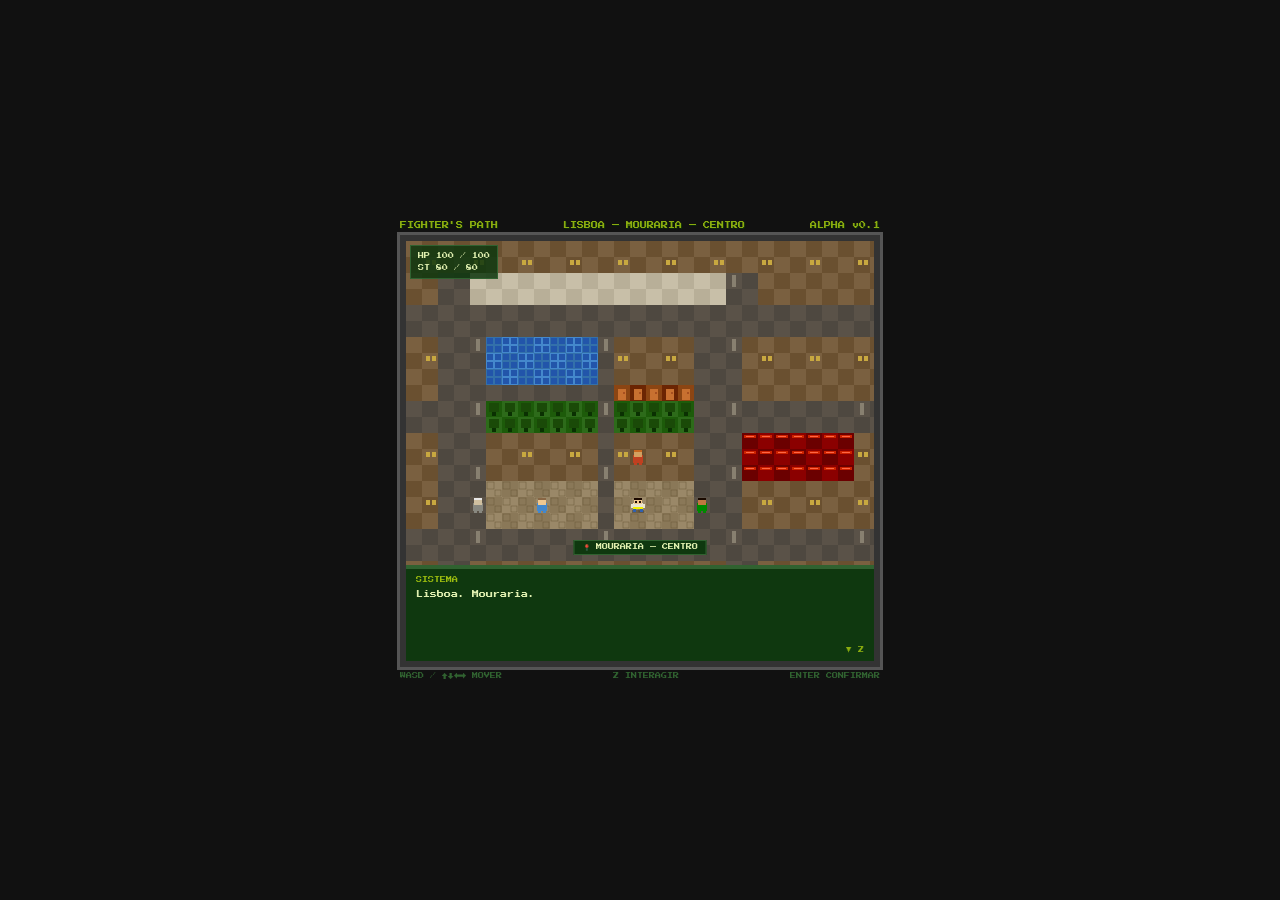
<file: webVersions/v0.02.html>
<!DOCTYPE html>
<html lang="pt">
<head>
<meta charset="UTF-8">
<meta name="viewport" content="width=device-width, initial-scale=1.0">
<title>Fighter's Path — Lisboa</title>
<link rel="shortcut icon" href="media/logo.png" type="image/x-icon">
<style>
@import url('https://fonts.googleapis.com/css2?family=Press+Start+2P&display=swap');

*{box-sizing:border-box;margin:0;padding:0;image-rendering:pixelated;}

:root{
  --gb0:#0f380f;
  --gb1:#306230;
  --gb2:#8bac0f;
  --gb3:#9bbc0f;
  --gb4:#e0f0b0;
  --gb5:#f5ffe8;
  --gbd:#0a280a;
  --gbr:#b03000;
  --gbg:#c88000;
  --gbb:#1c4888;
}

html,body{
  width:100%;height:100%;
  background:#111;
  display:flex;flex-direction:column;
  align-items:center;justify-content:center;
  font-family:'Press Start 2P',monospace;
  overflow:hidden;
}

#wrap{display:flex;flex-direction:column;align-items:center;gap:6px;}

#topBar{
  width:480px;
  display:flex;justify-content:space-between;align-items:center;
  font-size:7px;color:var(--gb2);
  text-shadow:1px 1px 0 var(--gbd);
}

#screen{
  width:480px;height:432px;
  background:var(--gb0);
  border:6px solid #333;
  outline:3px solid #555;
  position:relative;overflow:hidden;
}

/* ======= MAP LAYER ======= */
#mapLayer{
  position:absolute;inset:0;
  image-rendering:pixelated;
}

/* ======= PLAYER ======= */
#player{
  position:absolute;
  width:16px;height:16px;
  z-index:10;
  image-rendering:pixelated;
  transition:left 0.08s linear, top 0.08s linear;
}

/* ======= NPC ======= */
.npc{
  position:absolute;
  width:16px;height:16px;
  z-index:9;
  cursor:pointer;
  image-rendering:pixelated;
}

/* ======= DIALOGUE BOX ======= */
#dialogBox{
  display:none;
  position:absolute;
  bottom:0;left:0;right:0;
  height:96px;
  background:var(--gb0);
  border-top:4px solid var(--gb1);
  padding:8px 10px 6px;
  z-index:30;
}

#dialogName{
  font-size:6px;color:var(--gb3);
  margin-bottom:5px;
}

#dialogText{
  font-size:7px;color:var(--gb4);
  line-height:1.9;
}

#dialogPrompt{
  position:absolute;
  bottom:8px;right:10px;
  font-size:6px;color:var(--gb2);
  animation:blink 0.9s step-end infinite;
}
@keyframes blink{50%{opacity:0;}}

/* ======= HUD ======= */
#hud{
  position:absolute;
  top:4px;left:4px;
  font-size:6px;color:var(--gb4);
  background:rgba(15,56,15,0.85);
  border:1px solid var(--gb1);
  padding:4px 7px;
  z-index:20;
  line-height:2;
}

/* ======= TRANSITION ======= */
#fadeOverlay{
  position:absolute;inset:0;
  background:#000;opacity:0;
  pointer-events:none;z-index:50;
  transition:opacity 0.35s;
}

/* ======= LOCATION TAG ======= */
#locTag{
  position:absolute;
  bottom:106px;left:50%;transform:translateX(-50%);
  font-size:6px;color:var(--gb4);
  background:var(--gb0);
  border:1px solid var(--gb1);
  padding:3px 8px;
  z-index:25;
  white-space:nowrap;
  opacity:0;transition:opacity 0.4s;
}

/* ======= BATTLE SCREEN ======= */
#battleScreen{
  display:none;
  position:absolute;inset:0;
  background:var(--gb0);
  flex-direction:column;
  z-index:100;
}

#battleField{
  width:100%;height:192px;
  background:var(--gb0);
  position:relative;overflow:hidden;flex-shrink:0;
}

#battleField::after{
  content:'';position:absolute;
  bottom:32px;left:0;right:0;height:2px;
  background:var(--gb1);
  box-shadow:0 4px 0 var(--gbd),0 -4px 0 var(--gbd);
}

#flashOverlay{
  position:absolute;inset:0;
  background:var(--gb3);opacity:0;
  pointer-events:none;z-index:20;
  transition:opacity 0.1s;
}

.statBox{
  position:absolute;
  background:var(--gb0);
  border:2px solid var(--gb2);
  padding:4px 6px;font-size:5px;color:var(--gb4);line-height:2;
}
#pStats{bottom:8px;left:6px;min-width:145px;}
#eStats{top:8px;right:6px;min-width:145px;}
.sName{font-size:6px;color:var(--gb3);margin-bottom:3px;}
.bRow{display:flex;align-items:center;gap:4px;margin:2px 0;}
.bLbl{font-size:5px;color:var(--gb2);width:14px;}
.bTrack{width:80px;height:6px;background:var(--gbd);border:1px solid var(--gb1);overflow:hidden;}
.bFill{height:100%;transition:width 0.35s;}
.bFill.hp{background:var(--gb2);}
.bFill.hp.low{background:var(--gbr);}
.bFill.st{background:var(--gbg);}
.bNum{font-size:5px;color:var(--gb4);min-width:30px;}

#posBanner{
  position:absolute;top:4px;left:50%;transform:translateX(-50%);
  background:var(--gb1);border:2px solid var(--gb2);
  padding:3px 8px;font-size:6px;color:var(--gb4);
  white-space:nowrap;z-index:10;
}

#turnTag{position:absolute;top:4px;left:4px;font-size:5px;color:var(--gbg);background:var(--gbd);padding:2px 5px;border:1px solid var(--gb1);}
#roundTag{position:absolute;top:4px;right:4px;font-size:5px;color:var(--gb2);background:var(--gbd);padding:2px 5px;border:1px solid var(--gb1);}

#lowerUI{flex:1;background:var(--gb0);border-top:4px solid var(--gb1);display:flex;flex-direction:column;}

#msgBox{padding:8px 10px;min-height:60px;border-bottom:2px solid var(--gb1);font-size:7px;color:var(--gb4);line-height:1.8;position:relative;}
#msgCursor{display:inline-block;width:6px;height:6px;background:var(--gb2);animation:blink 0.8s step-end infinite;vertical-align:middle;margin-left:2px;}

#menuArea{flex:1;display:flex;align-items:stretch;}

#mainMenu{display:grid;grid-template-columns:1fr 1fr;gap:0;width:100%;}
.mBtn{background:var(--gb0);border:1px solid var(--gb1);color:var(--gb4);font-family:'Press Start 2P',monospace;font-size:7px;padding:10px 6px;cursor:pointer;text-align:center;position:relative;}
.mBtn:hover,.mBtn.sel{background:var(--gb1);color:var(--gb3);}
.mBtn::before{content:'▶';position:absolute;left:4px;top:50%;transform:translateY(-50%);font-size:6px;color:var(--gb2);opacity:0;}
.mBtn:hover::before,.mBtn.sel::before{opacity:1;}

#techMenu{display:none;flex-direction:column;width:100%;overflow-y:auto;}
.tBtn{background:var(--gb0);border-bottom:1px solid var(--gb1);color:var(--gb4);font-family:'Press Start 2P',monospace;font-size:6px;padding:7px 8px;cursor:pointer;display:flex;justify-content:space-between;align-items:center;gap:4px;}
.tBtn:hover{background:var(--gb1);color:var(--gb3);}
.tBtn.off{opacity:0.35;cursor:not-allowed;pointer-events:none;}
.tArt{font-size:5px;padding:1px 4px;background:var(--gb1);color:var(--gb3);}
.tCost{color:var(--gbg);font-size:5px;}
.tDmg{color:var(--gbr);font-size:5px;}

#posMenu{display:none;flex-direction:column;width:100%;}
.pBtn{background:var(--gb0);border-bottom:1px solid var(--gb1);color:var(--gb4);font-family:'Press Start 2P',monospace;font-size:6px;padding:7px 10px;cursor:pointer;display:flex;justify-content:space-between;}
.pBtn:hover,.pBtn.cur{background:var(--gb1);color:var(--gb3);}
.pBtn.cur{border-left:3px solid var(--gb2);}

#backBtn{background:var(--gbd);border:none;border-top:1px solid var(--gb1);color:var(--gb2);font-family:'Press Start 2P',monospace;font-size:6px;padding:6px;cursor:pointer;text-align:center;width:100%;}
#backBtn:hover{background:var(--gb1);}

#endScreen{display:none;position:absolute;inset:0;background:var(--gb0);align-items:center;justify-content:center;flex-direction:column;gap:14px;z-index:200;}
#endTitle{font-size:14px;color:var(--gb3);text-shadow:3px 3px 0 var(--gbd);animation:pulse 1s ease infinite alternate;}
@keyframes pulse{from{color:var(--gb3);}to{color:var(--gbg);}}
#endSub{font-size:7px;color:var(--gb2);}
#endBtns{display:flex;gap:10px;margin-top:4px;}
.endBtn{background:var(--gb1);border:2px solid var(--gb2);color:var(--gb4);font-family:'Press Start 2P',monospace;font-size:7px;padding:8px 12px;cursor:pointer;}
.endBtn:hover{background:var(--gb2);color:var(--gb0);}

.shake{animation:shk 0.3s ease;}
@keyframes shk{0%,100%{transform:translateX(0);}20%{transform:translateX(-6px);}40%{transform:translateX(6px);}60%{transform:translateX(-4px);}80%{transform:translateX(4px);}}
.shakeE{animation:shkE 0.3s ease;}
@keyframes shkE{0%,100%{transform:scaleX(-1) translateX(0);}20%{transform:scaleX(-1) translateX(-6px);}40%{transform:scaleX(-1) translateX(6px);}60%{transform:scaleX(-1) translateX(-4px);}80%{transform:scaleX(-1) translateX(4px);}}

#statusBar{width:480px;display:flex;justify-content:space-between;font-size:6px;color:var(--gb1);}
</style>
</head>
<body>

<div id="wrap">
  <div id="topBar">
    <span>FIGHTER'S PATH</span>
    <span id="areaName">LISBOA — MOURARIA</span>
    <span>ALPHA v0.1</span>
  </div>

  <div id="screen">

    <!-- MAP -->
    <canvas id="mapLayer" width="480" height="432"></canvas>
    <canvas id="player"   width="16"  height="16"  style="position:absolute;z-index:10;left:224px;top:200px;"></canvas>

    <!-- HUD -->
    <div id="hud">
      HP <span id="hudHp">100</span> / 100<br>
      ST <span id="hudSt">80</span> / 80
    </div>

    <!-- Location tag -->
    <div id="locTag"></div>

    <!-- Dialogue -->
    <div id="dialogBox">
      <div id="dialogName"></div>
      <div id="dialogText"></div>
      <div id="dialogPrompt">▼ Z</div>
    </div>

    <!-- Fade overlay -->
    <div id="fadeOverlay"></div>

    <!-- BATTLE SCREEN -->
    <div id="battleScreen">
      <div id="battleField">
        <div id="flashOverlay"></div>
        <div id="turnTag">SEU TURNO</div>
        <div id="roundTag">ROUND 1</div>
        <div id="posBanner">EM PÉ</div>
        <canvas id="pSprite" width="48" height="64" style="position:absolute;bottom:34px;left:40px;"></canvas>
        <canvas id="eSprite" width="48" height="64" style="position:absolute;bottom:34px;right:40px;transform:scaleX(-1);"></canvas>
        <div class="statBox" id="pStats">
          <div class="sName" id="pName">RUI SANTOS</div>
          <div class="bRow"><div class="bLbl">HP</div><div class="bTrack"><div class="bFill hp" id="pHpBar" style="width:100%"></div></div><div class="bNum" id="pHpN">100/100</div></div>
          <div class="bRow"><div class="bLbl">ST</div><div class="bTrack"><div class="bFill st" id="pStBar" style="width:100%"></div></div><div class="bNum" id="pStN">80/80</div></div>
        </div>
        <div class="statBox" id="eStats">
          <div class="sName" id="eName">SEAMUS O'BRIEN</div>
          <div class="bRow"><div class="bLbl">HP</div><div class="bTrack"><div class="bFill hp" id="eHpBar" style="width:100%"></div></div><div class="bNum" id="eHpN">120/120</div></div>
          <div class="bRow"><div class="bLbl">ST</div><div class="bTrack"><div class="bFill st" id="eStBar" style="width:100%"></div></div><div class="bNum" id="eStN">90/90</div></div>
        </div>
      </div>
      <div id="lowerUI">
        <div id="msgBox"><span id="msgText"></span><span id="msgCursor"></span></div>
        <div id="menuArea">
          <div id="mainMenu">
            <button class="mBtn" onclick="showTech()">⚔ TÉCNICAS</button>
            <button class="mBtn" onclick="showPos()">🔄 POSIÇÃO</button>
            <button class="mBtn" onclick="doRest()">💤 DESCANSAR</button>
            <button class="mBtn" onclick="doFlee()">🏃 FUGIR</button>
          </div>
          <div id="techMenu"></div>
          <div id="posMenu"></div>
        </div>
      </div>
      <div id="endScreen">
        <div id="endTitle">VITÓRIA!</div>
        <div id="endSub" id="endSub"></div>
        <div id="endBtns">
          <button class="endBtn" onclick="returnToMap()">◀ VOLTAR AO MAPA</button>
        </div>
      </div>
    </div>

  </div>

  <div id="statusBar">
    <span>WASD / ↑↓←→ MOVER</span>
    <span>Z INTERAGIR</span>
    <span>ENTER CONFIRMAR</span>
  </div>
</div>

<script>
// ============================================================
// TILE ENGINE
// ============================================================
const TILE = 16;
const COLS = 30, ROWS = 27; // map size in tiles (480x432)

// Tile IDs
const T = {
  GRASS:0, ROAD:1, SIDEWALK:2, BUILDING:3,
  WALL:4, DOOR:5, WATER:6, TREE:7,
  COBBLE:8, TRAM:9, FENCE:10, SIGN:11,
  GYM:12, AZULEJO:13, RUIN:14, BRIDGE:15
};

// Colors for each tile type
const TCOLORS = {
  [T.GRASS]:    ['#3a6b1a','#4a7c22'],
  [T.ROAD]:     ['#5a5248','#4e4840'],
  [T.SIDEWALK]: ['#c8bfa8','#b8af98'],
  [T.BUILDING]: ['#7a6040','#6a5030'],
  [T.WALL]:     ['#4a3820','#3a2810'],
  [T.DOOR]:     ['#8b4513','#6b2503'],
  [T.WATER]:    ['#1c5888','#1a4878'],
  [T.TREE]:     ['#2d6b1a','#1d5b0a'],
  [T.COBBLE]:   ['#9a8868','#8a7858'],
  [T.TRAM]:     ['#c8a800','#b89800'],
  [T.FENCE]:    ['#6a5a3a','#5a4a2a'],
  [T.SIGN]:     ['#c8c8a0','#a8a880'],
  [T.GYM]:      ['#8b0000','#6b0000'],
  [T.AZULEJO]:  ['#4488cc','#3370aa'],
  [T.RUIN]:     ['#887060','#786050'],
  [T.BRIDGE]:   ['#888070','#787060'],
};

// Lisboa Mouraria map (30x27)
// Readable key: spaces=road, B=building, G=gym, T=tree, W=water
const RAW_MAP = [
//0         1         2         3
//0123456789012345678901234567890
 "BBBBBBBBBBBBBBBBBBBBBBBBBBBBBB", // 0
 "BBBBBBBBBBBBBBBBBBBBBBBBBBBBBB", // 1
 "BB  SSSSSSSSSSSSSSSS  BBBBBBBB", // 2 — top road
 "BB  SSSSSSSSSSSSSSSS  BBBBBBBB", // 3
 "  RR                RR        ", // 4 — crossroad
 "  RR                RR        ", // 5
 "BBRR AAAAAAA BBBBB RRBBBBBBBBB", // 6
 "BBRR AAAAAAA BBBBB RRBBBBBBBBB", // 7
 "BBRR AAAAAAA BBBBB RRBBBBBBBBB", // 8
 "BBRR         DDDDD RRBBBBBBBBB", // 9 — doors
 "  RR TTTTTTT TTTTT RR         ", // 10
 "  RR TTTTTTT TTTTT RR         ", // 11
 "BBRR BBBBBBB BBBBB RRGGGGGGGBB", // 12 — gym row
 "BBRR BBBBBBB BBBBB RRGGGGGGGBB", // 13
 "BBRR BBBBBBB BBBBB RRGGGGGGGBB", // 14
 "BB   CCCCCCC CCCCC   BBBBBBBBB", // 15 — cobblestone plaza
 "BB   CCCCCCC CCCCC   BBBBBBBBB", // 16
 "BB   CCCCCCC CCCCC   BBBBBBBBB", // 17
 "  RR                RR         ", // 18
 "  RR                RR         ", // 19
 "BBRRBBBBBBBBBBBBBBBBRRBBBBBBBBB", // 20
 "BBRRBBBBBBBBBBBBBBBBRRBBBBBBBBB", // 21
 "BBRR    ZZZZZZZZZ   RRBBBBBBBBB", // 22 — tejo water
 "BBRR    ZZZZZZZZZ   RRBBBBBBBBB", // 23
 "BBRR    ZZZZZZZZZ   RRBBBBBBBBB", // 24
 "BB                   BBBBBBBBB", // 25
 "BB                   BBBBBBBBB", // 26
];

// Map char to tile
function charToTile(c) {
  switch(c) {
    case 'B': return T.BUILDING;
    case 'R': return T.ROAD;
    case 'S': return T.SIDEWALK;
    case 'A': return T.AZULEJO;
    case 'D': return T.DOOR;
    case 'T': return T.TREE;
    case 'C': return T.COBBLE;
    case 'G': return T.GYM;
    case 'Z': return T.WATER;
    case 'F': return T.FENCE;
    default:  return T.ROAD;
  }
}

// Build tile array
const MAP = [];
for (let r = 0; r < ROWS; r++) {
  MAP[r] = [];
  const row = RAW_MAP[r] || '';
  for (let c = 0; c < COLS; c++) {
    MAP[r][c] = charToTile(row[c] || ' ');
  }
}

// Walkable tiles
const WALKABLE = new Set([T.ROAD, T.SIDEWALK, T.COBBLE, T.DOOR, T.TRAM]);

// ============================================================
// DRAW MAP
// ============================================================
const mapCanvas = document.getElementById('mapLayer');
const mctx = mapCanvas.getContext('2d');
mctx.imageSmoothingEnabled = false;

function drawTile(ctx, tx, ty, tileId, checker) {
  const x = tx * TILE, y = ty * TILE;
  const cols = TCOLORS[tileId] || ['#444','#333'];
  ctx.fillStyle = (checker % 2 === 0) ? cols[0] : cols[1];
  ctx.fillRect(x, y, TILE, TILE);

  // Tile decorations
  if (tileId === T.TREE) {
    ctx.fillStyle = '#1a4a08';
    ctx.fillRect(x+3, y+2, 10, 9);
    ctx.fillStyle = '#0a3002';
    ctx.fillRect(x+6, y+11, 4, 4);
  }
  if (tileId === T.BUILDING) {
    // Window
    if (tx % 3 === 1 && ty % 3 === 1) {
      ctx.fillStyle = '#c8a840';
      ctx.fillRect(x+4, y+3, 4, 5);
      ctx.fillRect(x+10, y+3, 4, 5);
    }
  }
  if (tileId === T.GYM) {
    // Red glow on gym
    ctx.fillStyle = '#cc2200';
    ctx.fillRect(x+2, y+2, 12, 3);
    ctx.fillStyle = '#ff6644';
    ctx.fillRect(x+4, y+3, 8, 1);
  }
  if (tileId === T.AZULEJO) {
    // Blue tile pattern
    ctx.fillStyle = '#2255aa';
    ctx.fillRect(x+1, y+1, 6, 6);
    ctx.fillRect(x+9, y+1, 6, 6);
    ctx.fillRect(x+1, y+9, 6, 6);
    ctx.fillRect(x+9, y+9, 6, 6);
  }
  if (tileId === T.WATER) {
    ctx.fillStyle = 'rgba(80,160,220,0.3)';
    ctx.fillRect(x, y, TILE, 2);
    if ((tx + ty) % 4 === 0) {
      ctx.fillStyle = '#5ab0e8';
      ctx.fillRect(x+2, y+6, 12, 2);
    }
  }
  if (tileId === T.COBBLE) {
    ctx.strokeStyle = '#6a5838';
    ctx.lineWidth = 0.5;
    ctx.strokeRect(x+1, y+1, 7, 7);
    ctx.strokeRect(x+9, y+9, 6, 6);
  }
  if (tileId === T.DOOR) {
    ctx.fillStyle = '#c87030';
    ctx.fillRect(x+4, y+4, 8, 11);
    ctx.fillStyle = '#a85020';
    ctx.fillRect(x+9, y+7, 2, 2);
  }
  if (tileId === T.ROAD) {
    // Road markings occasionally
    if (tx % 8 === 4 && ty % 4 === 2) {
      ctx.fillStyle = '#888070';
      ctx.fillRect(x+6, y+2, 4, 12);
    }
  }
}

function drawMap() {
  for (let r = 0; r < ROWS; r++) {
    for (let c = 0; c < COLS; c++) {
      drawTile(mctx, c, r, MAP[r][c], (r+c));
    }
  }
  // Draw NPC sprites on map
  NPCS.forEach(n => drawNPC(mctx, n));
}

// ============================================================
// NPC DATA
// ============================================================
const NPCS = [
  {
    id: 'seamus',
    name: "SEAMUS O'BRIEN",
    tx: 14, ty: 13,  // tile position
    color: '#c04020',
    hairColor: '#c86820',
    dialogue: [
      "Oi oi! Outro turista perdido em Mouraria?",
      "Ou talvez estejas à procura do Gallagher's...",
      "O meu ginásio de boxe. Ali mesmo.",
      "Se queres aprender a lutar, tens de me vencer primeiro.",
      "Float like a butterfly, hit like a Lisbon tram!",
    ],
    battleTrigger: true,
    enemy: {
      name: "SEAMUS O'BRIEN",
      hp: 110, maxHp: 110,
      st: 90,  maxSt: 90,
      style: 'boxe',
      palette: { skin:'#d4a060', hair:'#c86820', gi:'#c04020', belt:'#ffffff', dark:'#802010', light:'#ffccaa' },
      reward: "FAIXA DE BOXE AMADOR",
    }
  },
  {
    id: 'turista',
    name: "TURISTA AMERICANO",
    tx: 8, ty: 16,
    color: '#4488cc',
    hairColor: '#886644',
    dialogue: [
      "Dude, where is the Alfama?",
      "I heard there's a fight gym around here...",
      "Back home I do some wrestling. Wanna try me?",
    ],
    battleTrigger: true,
    enemy: {
      name: "CHAD (WRESTLING)",
      hp: 80, maxHp: 80,
      st: 70, maxSt: 70,
      style: 'wrestling',
      palette: { skin:'#f0c890', hair:'#886644', gi:'#4488cc', belt:'#ffff00', dark:'#224488', light:'#aaccff' },
      reward: "EXP: +40",
    }
  },
  {
    id: 'capoeira',
    name: "CAPOEIRISTA",
    tx: 18, ty: 16,
    color: '#008800',
    hairColor: '#1a0a00',
    dialogue: [
      "Ei mano! Bora jogar capoeira?",
      "Aqui na praça treino todos os dias.",
      "Vamos ver se aguenta os meus movimentos!",
    ],
    battleTrigger: true,
    enemy: {
      name: "CAPOEIRISTA RAFA",
      hp: 75, maxHp: 75,
      st: 85, maxSt: 85,
      style: 'capoeira',
      palette: { skin:'#c07840', hair:'#1a0a00', gi:'#008800', belt:'#ffff00', dark:'#004400', light:'#88ff88' },
      reward: "EXP: +35",
    }
  },
  {
    id: 'velho',
    name: "VELHO DO BAIRRO",
    tx: 4, ty: 16,
    color: '#888880',
    hairColor: '#e8e8e8',
    dialogue: [
      "Bons dias, jovem.",
      "Este bairro não é o que era...",
      "Mas o Gallagher's continua ali. Sempre esteve.",
      "O Seamus é duro mas é honesto. Vale a pena treinar com ele.",
    ],
    battleTrigger: false,
    reward: null,
  },
];

function drawNPC(ctx, npc) {
  const x = npc.tx * TILE;
  const y = npc.ty * TILE;
  // Body
  ctx.fillStyle = npc.color;
  ctx.fillRect(x+3, y+6, 10, 8);
  // Head
  ctx.fillStyle = npc.color === '#888880' ? '#d0c0a0' : (npc.id === 'seamus' ? '#d4a060' : npc.id === 'turista' ? '#f0c890' : '#c07840');
  ctx.fillRect(x+4, y+1, 8, 7);
  // Hair
  ctx.fillStyle = npc.hairColor;
  ctx.fillRect(x+4, y+1, 8, 2);
  // Legs
  ctx.fillStyle = npc.color;
  ctx.fillRect(x+4, y+14, 3, 2);
  ctx.fillRect(x+9, y+14, 3, 2);
  // Exclamation if near
  if (npc._nearPlayer) {
    ctx.fillStyle = '#ffff00';
    ctx.fillRect(x+7, y-6, 2, 5);
    ctx.fillRect(x+7, y-1, 2, 2);
  }
}

// ============================================================
// PLAYER
// ============================================================
const playerCanvas = document.getElementById('player');
const pctx = playerCanvas.getContext('2d');
pctx.imageSmoothingEnabled = false;

let player = {
  tx: 14, ty: 16,  // tile coords
  px: 0, py: 0,    // pixel offset for smooth movement
  facing: 'down',
  animFrame: 0,
  hp: 100, maxHp: 100,
  st: 80,  maxSt: 80,
  defeatedNPCs: new Set(),
};

function drawPlayer(frame) {
  pctx.clearRect(0, 0, 16, 16);
  const f = frame % 2;

  // Shadow
  pctx.fillStyle = 'rgba(0,0,0,0.3)';
  pctx.fillRect(2, 13, 12, 3);

  // Legs (animated)
  pctx.fillStyle = '#3060b0';
  if (f === 0) {
    pctx.fillRect(4, 11, 3, 4);
    pctx.fillRect(9, 11, 3, 4);
  } else {
    pctx.fillRect(3, 11, 3, 4);
    pctx.fillRect(10, 11, 3, 4);
  }

  // Body (gi)
  pctx.fillStyle = '#e8e4d0';
  pctx.fillRect(3, 6, 10, 6);

  // Belt
  pctx.fillStyle = '#f0f000';
  pctx.fillRect(3, 10, 10, 2);

  // Arms
  pctx.fillStyle = '#e8e4d0';
  pctx.fillRect(1, 7, 2, 4);
  pctx.fillRect(13, 7, 2, 4);

  // Head
  pctx.fillStyle = '#f0c890';
  pctx.fillRect(4, 1, 8, 6);

  // Hair
  pctx.fillStyle = '#1a0800';
  pctx.fillRect(4, 1, 8, 2);
  if (player.facing === 'up') pctx.fillRect(4, 1, 8, 4);

  // Eyes (only when facing down/side)
  if (player.facing !== 'up') {
    pctx.fillStyle = '#1a0800';
    pctx.fillRect(5, 4, 2, 2);
    pctx.fillRect(9, 4, 2, 2);
  }
}

// ============================================================
// AREAS / ZONES
// ============================================================
const ZONES = [
  { x1:0, y1:0, x2:29, y2:5,   name:'MOURARIA — NORTE' },
  { x1:0, y1:6, x2:29, y2:11,  name:'PRAÇA DO INTENDENTE' },
  { x1:0, y1:12, x2:29, y2:17, name:'MOURARIA — CENTRO' },
  { x1:12, y1:12, x2:20, y2:15,name:"GALLAGHER'S BOXING CLUB" },
  { x1:0, y1:18, x2:29, y2:21, name:'MARTIM MONIZ' },
  { x1:0, y1:22, x2:29, y2:26, name:'RIO TEJO — MARGEM' },
];

let lastZone = '';
function checkZone() {
  for (const z of ZONES) {
    if (player.tx >= z.x1 && player.tx <= z.x2 && player.ty >= z.y1 && player.ty <= z.y2) {
      if (z.name !== lastZone) {
        lastZone = z.name;
        document.getElementById('areaName').textContent = 'LISBOA — ' + z.name;
        showLocTag(z.name);
      }
      return;
    }
  }
}

function showLocTag(name) {
  const el = document.getElementById('locTag');
  el.textContent = '📍 ' + name;
  el.style.opacity = '1';
  clearTimeout(el._t);
  el._t = setTimeout(() => el.style.opacity = '0', 2500);
}

// ============================================================
// INPUT
// ============================================================
const keys = {};
document.addEventListener('keydown', e => {
  keys[e.key] = true;
  if (['ArrowUp','ArrowDown','ArrowLeft','ArrowRight',' '].includes(e.key)) e.preventDefault();
  // Interact
  if ((e.key === 'z' || e.key === 'Z' || e.key === 'Enter') && !gameState.inBattle) {
    tryInteract();
  }
  // Dialogue advance
  if ((e.key === 'z' || e.key === 'Z' || e.key === 'Enter') && gameState.inDialogue) {
    advanceDialogue();
  }
  // Battle keys
  if (gameState.inBattle) {
    if (e.key === 'x' || e.key === 'X') showMain();
    if (e.key === '1') showTech();
    if (e.key === '2') showPos();
    if (e.key === '3') doRest();
  }
});
document.addEventListener('keyup', e => { keys[e.key] = false; });

// ============================================================
// MOVEMENT
// ============================================================
let moveTimer = 0;
const MOVE_DELAY = 160;

function tryMove(dx, dy) {
  const nx = player.tx + dx;
  const ny = player.ty + dy;
  if (nx < 0 || nx >= COLS || ny < 0 || ny >= ROWS) return;
  if (!WALKABLE.has(MAP[ny][nx])) return;
  // Check NPC collision
  for (const n of NPCS) {
    if (n.tx === nx && n.ty === ny) return;
  }
  player.tx = nx;
  player.ty = ny;
  player.animFrame++;
  checkZone();
  checkNPCProximity();
}

function checkNPCProximity() {
  for (const n of NPCS) {
    const dist = Math.abs(n.tx - player.tx) + Math.abs(n.ty - player.ty);
    n._nearPlayer = dist <= 2;
  }
}

// ============================================================
// GAME STATE
// ============================================================
const gameState = {
  inDialogue: false,
  inBattle: false,
  currentNPC: null,
  dialogueStep: 0,
};

// ============================================================
// DIALOGUE SYSTEM
// ============================================================
function tryInteract() {
  if (gameState.inDialogue || gameState.inBattle) return;

  // Find adjacent NPC
  const dirs = [[0,1],[0,-1],[1,0],[-1,0],[0,0]];
  for (const [dx,dy] of dirs) {
    const tx = player.tx + dx, ty = player.ty + dy;
    const npc = NPCS.find(n => n.tx === tx && n.ty === ty);
    if (npc) {
      startDialogue(npc);
      return;
    }
  }
}

function startDialogue(npc) {
  gameState.inDialogue = true;
  gameState.currentNPC = npc;
  gameState.dialogueStep = 0;

  const box = document.getElementById('dialogBox');
  box.style.display = 'block';
  document.getElementById('dialogName').textContent = npc.name;
  showDialogueLine(npc.dialogue[0]);
}

function showDialogueLine(text) {
  const el = document.getElementById('dialogText');
  el.textContent = '';
  let i = 0;
  clearInterval(gameState.typeTimer);
  gameState.typeTimer = setInterval(() => {
    el.textContent += text[i++];
    if (i >= text.length) clearInterval(gameState.typeTimer);
  }, 30);
}

function advanceDialogue() {
  clearInterval(gameState.typeTimer);
  const npc = gameState.currentNPC;

  // If typing not done, just show full line
  const el = document.getElementById('dialogText');
  const current = npc.dialogue[gameState.dialogueStep];
  if (el.textContent.length < current.length) {
    el.textContent = current;
    return;
  }

  gameState.dialogueStep++;

  if (gameState.dialogueStep >= npc.dialogue.length) {
    // End dialogue
    document.getElementById('dialogBox').style.display = 'none';
    gameState.inDialogue = false;

    if (npc.battleTrigger && !player.defeatedNPCs.has(npc.id)) {
      setTimeout(() => startBattle(npc), 200);
    }
  } else {
    showDialogueLine(npc.dialogue[gameState.dialogueStep]);
  }
}

// ============================================================
// BATTLE SYSTEM
// ============================================================

// Sprite drawing
function drawFighter(canvas, pal, state) {
  const ctx = canvas.getContext('2d');
  ctx.clearRect(0, 0, canvas.width, canvas.height);
  ctx.imageSmoothingEnabled = false;
  const S = 4;
  const px = (x,y,c) => { ctx.fillStyle=c; ctx.fillRect(x*S,y*S,S,S); };

  const idle = () => {
    px(4,0,pal.dark); px(5,0,pal.dark); px(6,0,pal.dark); px(7,0,pal.dark);
    [3,8].forEach(x=>px(x,1,pal.dark));
    [4,5,6,7].forEach(x=>px(x,1,pal.hair));
    [3,8].forEach(x=>{px(x,2,pal.dark);px(x,3,pal.dark);});
    [4,5,6,7].forEach(x=>{px(x,2,pal.skin);px(x,3,pal.skin);});
    px(4,4,pal.dark); px(5,4,pal.skin); px(6,4,pal.skin); px(7,4,pal.dark);
    for(let r=5;r<=8;r++) for(let c=2;c<=9;c++) px(c,r,pal.gi);
    [5,6,7,8].forEach(r=>{px(1,r,pal.gi);px(10,r,pal.gi);});
    px(2,8,pal.skin); px(9,8,pal.skin);
    for(let c=3;c<=8;c++) px(c,9,pal.belt);
    for(let c=3;c<=8;c++) px(c,10,pal.gi);
    [3,4,7,8].forEach(c=>{px(c,11,pal.gi);px(c,12,pal.gi);px(c,13,pal.gi);});
    [3,4,7,8].forEach(c=>{px(c,14,pal.dark);px(c,15,pal.dark);});
  };

  const attack = () => {
    idle();
    // extend arm
    px(10,5,pal.gi); px(11,5,pal.gi); px(11,4,pal.skin);
  };

  const hurt = () => {
    px(5,0,pal.dark); px(6,0,pal.dark); px(7,0,pal.dark); px(8,0,pal.dark);
    [4,5,6,7].forEach(x=>px(x,1,pal.hair));
    [4,5,6,7].forEach(x=>{px(x,2,pal.skin);px(x,3,pal.skin);});
    for(let r=4;r<=8;r++) for(let c=3;c<=9;c++) px(c,r,pal.gi);
    [1,2].forEach(x=>{px(x,3,pal.gi);px(x,4,pal.gi);});
    [10,11].forEach(x=>{px(x,3,pal.gi);px(x,4,pal.gi);});
    for(let c=3;c<=8;c++) px(c,9,pal.belt);
    for(let c=3;c<=8;c++) px(c,10,pal.gi);
    [4,5,6,7].forEach(c=>{px(c,11,pal.gi);px(c,12,pal.gi);});
    [4,5,6,7].forEach(c=>px(c,13,pal.dark));
  };

  if (state === 'idle' || state === 'ground') idle();
  else if (state === 'attack') attack();
  else if (state === 'hurt') hurt();
}

const PLAYER_PAL = {skin:'#f0c890',hair:'#1a0800',gi:'#e8e4d0',belt:'#f0f000',dark:'#3060b0',light:'#ffffff'};

// Techniques
const TECHS = [
  {id:'jab',     name:'JAB',        art:'BOXE',     pos:['EM PÉ','CLINCH'],  dmg:14, cost:8,  fx:null},
  {id:'cruzado', name:'CRUZADO',    art:'BOXE',     pos:['EM PÉ'],           dmg:22, cost:14, fx:null},
  {id:'gancho',  name:'GANCHO',     art:'BOXE',     pos:['EM PÉ','CLINCH'],  dmg:20, cost:14, fx:'stun'},
  {id:'armbar',  name:'ARMBAR',     art:'BJJ',      pos:['CHÃO'],            dmg:28, cost:20, fx:'stun'},
  {id:'guard',   name:'GUARDA',     art:'BJJ',      pos:['CHÃO','CLINCH'],   dmg:8,  cost:8,  fx:null},
  {id:'takedown',name:'TAKEDOWN',   art:'WRESTLING',pos:['EM PÉ','CLINCH'],  dmg:12, cost:16, fx:'ground'},
  {id:'teep',    name:'TEEP',       art:'MUAY THAI',pos:['EM PÉ'],           dmg:16, cost:10, fx:null},
  {id:'joelho',  name:'JOELHO',     art:'MUAY THAI',pos:['CLINCH'],          dmg:22, cost:14, fx:null},
];

const ENEMY_TECHS_BY_STYLE = {
  boxe:     [{name:'JAB',pos:['EM PÉ','CLINCH'],dmg:13,cost:8,fx:null},{name:'CRUZADO',pos:['EM PÉ'],dmg:20,cost:13,fx:null},{name:'GANCHO',pos:['EM PÉ','CLINCH'],dmg:18,cost:12,fx:'stun'}],
  wrestling:[{name:'TAKEDOWN',pos:['EM PÉ','CLINCH'],dmg:11,cost:14,fx:'ground'},{name:'SUPLEX',pos:['CLINCH'],dmg:28,cost:20,fx:'ground'},{name:'JAB',pos:['EM PÉ'],dmg:10,cost:8,fx:null}],
  capoeira: [{name:'GINGA KICK',pos:['EM PÉ'],dmg:18,cost:12,fx:null},{name:'AU MORTAL',pos:['EM PÉ'],dmg:22,cost:16,fx:'stun'},{name:'RASTEIRA',pos:['EM PÉ','CLINCH'],dmg:14,cost:10,fx:'ground'}],
};

const POSITIONS = ['EM PÉ','CLINCH','CHÃO'];

let B = {}; // battle state

function startBattle(npc) {
  gameState.inBattle = true;
  const en = npc.enemy;

  B = {
    round: 1, turn: 'player', pos: 'EM PÉ', busy: false,
    playerStunned: false, enemyStunned: false,
    player: { hp: player.hp, maxHp: player.maxHp, st: player.st, maxSt: player.maxSt },
    enemy:  { ...en },
    npc: npc,
    msgs: [], msgBusy: false,
  };

  const bs = document.getElementById('battleScreen');
  bs.style.display = 'flex';
  document.getElementById('endScreen').style.display = 'none';

  // Set enemy name/palette
  document.getElementById('eName').textContent = en.name;
  document.getElementById('eHpN').textContent = en.hp + '/' + en.maxHp;
  document.getElementById('eStN').textContent = en.st + '/' + en.maxSt;

  drawFighter(document.getElementById('pSprite'), PLAYER_PAL, 'idle');
  drawFighter(document.getElementById('eSprite'), en.palette, 'idle');

  renderBattle();
  showMain();
  bMsg(`${en.name} quer lutar! Round 1!`);
}

function renderBattle() {
  const p = B.player, e = B.enemy;
  const pHp = Math.max(0,p.hp/p.maxHp*100);
  const eHp = Math.max(0,e.hp/e.maxHp*100);

  document.getElementById('pHpBar').style.width = pHp+'%';
  document.getElementById('pHpBar').className = 'bFill hp'+(pHp<30?' low':'');
  document.getElementById('eHpBar').style.width = eHp+'%';
  document.getElementById('eHpBar').className = 'bFill hp'+(eHp<30?' low':'');
  document.getElementById('pStBar').style.width = Math.max(0,p.st/p.maxSt*100)+'%';
  document.getElementById('eStBar').style.width = Math.max(0,e.st/e.maxSt*100)+'%';

  document.getElementById('pHpN').textContent = Math.max(0,p.hp)+'/'+p.maxHp;
  document.getElementById('eHpN').textContent = Math.max(0,e.hp)+'/'+e.maxHp;
  document.getElementById('pStN').textContent = Math.max(0,p.st)+'/'+p.maxSt;
  document.getElementById('eStN').textContent = Math.max(0,e.st)+'/'+e.maxSt;

  document.getElementById('posBanner').textContent = 'POSIÇÃO: '+B.pos;
  document.getElementById('turnTag').textContent = B.turn==='player' ? 'SEU TURNO' : 'ADVERSÁRIO';
  document.getElementById('turnTag').style.color = B.turn==='player' ? 'var(--gbg)' : 'var(--gbr)';
  document.getElementById('roundTag').textContent = 'ROUND '+B.round;

  // Update HUD
  document.getElementById('hudHp').textContent = Math.max(0, B.player.hp);
  document.getElementById('hudSt').textContent  = Math.max(0, B.player.st);
}

// Message queue
function bMsg(text, cb) {
  B.msgs.push({text,cb});
  if (!B.msgBusy) processBMsg();
}
function processBMsg() {
  if (!B.msgs.length) { B.msgBusy=false; return; }
  B.msgBusy = true;
  const {text,cb} = B.msgs.shift();
  const el = document.getElementById('msgText');
  const cur = document.getElementById('msgCursor');
  cur.style.display='none';
  el.textContent='';
  let i=0;
  const iv = setInterval(()=>{
    el.textContent += text[i++];
    if(i>=text.length){ clearInterval(iv); cur.style.display='inline-block'; setTimeout(()=>{ if(cb)cb(); processBMsg(); },750); }
  },25);
}

function showMain() {
  document.getElementById('mainMenu').style.display='grid';
  document.getElementById('techMenu').style.display='none';
  document.getElementById('posMenu').style.display='none';
}

function showTech() {
  if(B.busy||B.turn!=='player') return;
  document.getElementById('mainMenu').style.display='none';
  document.getElementById('posMenu').style.display='none';
  const tm = document.getElementById('techMenu');
  tm.style.display='flex'; tm.innerHTML='';

  TECHS.forEach(t=>{
    const avail = t.pos.includes(B.pos);
    const afford = B.player.st >= t.cost;
    const btn = document.createElement('button');
    btn.className='tBtn'+((!avail||!afford)?' off':'');
    btn.innerHTML=`<span style="color:var(--gb3)">${t.name}</span><span class="tArt">${t.art}</span><span class="tDmg">DMG:${t.dmg}</span><span class="tCost">ST:${t.cost}</span>`;
    if(avail&&afford) btn.onclick=()=>playerAttack(t);
    tm.appendChild(btn);
  });

  const back=document.createElement('button');
  back.id='backBtn'; back.textContent='◀ VOLTAR'; back.onclick=showMain;
  tm.appendChild(back);
}

function showPos() {
  if(B.busy||B.turn!=='player') return;
  document.getElementById('mainMenu').style.display='none';
  document.getElementById('techMenu').style.display='none';
  const pm=document.getElementById('posMenu');
  pm.style.display='flex'; pm.innerHTML='';

  POSITIONS.forEach(pos=>{
    const btn=document.createElement('button');
    btn.className='pBtn'+(B.pos===pos?' cur':'');
    btn.innerHTML=`<span>${pos}</span>`;
    btn.onclick=()=>{
      if(B.pos===pos){showMain();return;}
      B.busy=true; showMain();
      B.player.st-=10; B.pos=pos; renderBattle();
      bMsg(`Mudaste para ${pos}! (-10 ST)`,()=>{
        B.turn='enemy'; B.busy=false; renderBattle();
        setTimeout(enemyTurn,800);
      });
    };
    pm.appendChild(btn);
  });

  const back=document.createElement('button');
  back.id='backBtn'; back.textContent='◀ VOLTAR'; back.onclick=showMain;
  pm.appendChild(back);
}

function playerAttack(tech) {
  if(B.busy||B.turn!=='player') return;
  B.busy=true; showMain();
  B.player.st -= tech.cost;

  const pS=document.getElementById('pSprite');
  drawFighter(pS,PLAYER_PAL,'attack');
  bFlash();

  setTimeout(()=>{
    let dmg = tech.dmg + Math.floor(Math.random()*8)-3;
    if(tech.art==='BOXE'&&B.pos==='EM PÉ') dmg=Math.floor(dmg*1.15);
    if(tech.art==='BJJ'&&B.pos==='CHÃO') dmg=Math.floor(dmg*1.3);
    dmg=Math.max(1,dmg);
    B.enemy.hp-=dmg;

    const eS=document.getElementById('eSprite');
    eS.classList.add('shakeE');
    drawFighter(eS,B.npc.enemy.palette,'hurt');
    setTimeout(()=>{ eS.classList.remove('shakeE'); drawFighter(eS,B.npc.enemy.palette,'idle'); },400);

    let fx='';
    if(tech.fx==='stun'){ B.enemyStunned=true; fx=' Adversário ATORDOADO!'; }
    if(tech.fx==='ground'){ B.pos='CHÃO'; fx=' DERRUBADO!'; }

    renderBattle();
    drawFighter(pS,PLAYER_PAL,'idle');

    bMsg(`${tech.name}! ${dmg} de dano!${fx}`,()=>{
      if(B.enemy.hp<=0){ endBattle(true); return; }
      B.turn='enemy'; B.busy=false; renderBattle();
      setTimeout(enemyTurn,700);
    });
  },280);
}

function doRest() {
  if(B.busy||B.turn!=='player') return;
  B.busy=true; showMain();
  const rec=Math.floor(Math.random()*10)+15;
  B.player.st=Math.min(B.player.maxSt,B.player.st+rec);
  renderBattle();
  bMsg(`Recuperaste ${rec} ST!`,()=>{
    B.turn='enemy'; B.busy=false; renderBattle();
    setTimeout(enemyTurn,700);
  });
}

function doFlee() {
  if(B.busy||B.turn!=='player') return;
  B.busy=true; showMain();
  bMsg(`Não consegues fugir!`,()=>{ B.turn='enemy'; B.busy=false; renderBattle(); setTimeout(enemyTurn,700); });
}

function enemyTurn() {
  if(B.enemy.hp<=0) return;

  if(B.enemyStunned) {
    B.enemyStunned=false;
    bMsg(`${B.enemy.name} está ATORDOADO!`,()=>endEnemyTurn());
    return;
  }

  const pool = ENEMY_TECHS_BY_STYLE[B.npc.enemy.style] || ENEMY_TECHS_BY_STYLE.boxe;
  const usable = pool.filter(t=>t.pos.includes(B.pos)&&B.enemy.st>=t.cost);

  if(!usable.length) {
    const rec=12+Math.floor(Math.random()*8);
    B.enemy.st=Math.min(B.enemy.maxSt,B.enemy.st+rec);
    bMsg(`${B.enemy.name} recupera fôlego!`,()=>endEnemyTurn());
    return;
  }

  const tech=usable[Math.floor(Math.random()*usable.length)];
  B.enemy.st-=tech.cost;

  const eS=document.getElementById('eSprite');
  drawFighter(eS,B.npc.enemy.palette,'attack');
  bFlash();

  setTimeout(()=>{
    let dmg=tech.dmg+Math.floor(Math.random()*6)-2;
    if(tech.art==='BOXE'&&B.pos==='EM PÉ') dmg=Math.floor(dmg*1.1);
    dmg=Math.max(1,dmg);
    B.player.hp-=dmg;

    const pS=document.getElementById('pSprite');
    pS.classList.add('shake');
    drawFighter(pS,PLAYER_PAL,'hurt');
    setTimeout(()=>{ pS.classList.remove('shake'); drawFighter(pS,PLAYER_PAL,'idle'); },400);

    let fx='';
    if(tech.fx==='stun'){ B.playerStunned=true; fx=' ATORDOADO!'; }
    if(tech.fx==='ground'){ B.pos='CHÃO'; fx=' DERRUBADO!'; }

    renderBattle();
    drawFighter(eS,B.npc.enemy.palette,'idle');

    bMsg(`${B.enemy.name} usou ${tech.name}! -${dmg} HP!${fx}`,()=>{
      if(B.player.hp<=0){ endBattle(false); return; }
      endEnemyTurn();
    });
  },280);
}

function endEnemyTurn() {
  B.round++;
  B.turn='player'; B.busy=false;
  if(B.playerStunned){ B.playerStunned=false; bMsg(`Estás ATORDOADO! Perdes o turno!`,()=>{ B.turn='enemy'; setTimeout(enemyTurn,800); }); return; }
  renderBattle();
  bMsg(`Round ${B.round}. O que fazes?`);
}

function bFlash() {
  const ov=document.getElementById('flashOverlay');
  ov.style.opacity='0.6';
  setTimeout(()=>ov.style.opacity='0',130);
}

function endBattle(won) {
  B.busy=true;
  // sync player HP/ST
  player.hp = Math.max(1, B.player.hp);
  player.st = B.player.st;
  document.getElementById('hudHp').textContent = player.hp;
  document.getElementById('hudSt').textContent  = player.st;

  const es=document.getElementById('endScreen');
  es.style.display='flex';
  document.getElementById('endTitle').textContent = won ? 'VITÓRIA!' : 'K.O.';
  document.getElementById('endSub').textContent = won
    ? `Recompensa: ${B.npc.enemy.reward}`
    : 'Precisas de treinar mais...';

  if(won) player.defeatedNPCs.add(B.npc.id);
}

function returnToMap() {
  document.getElementById('battleScreen').style.display='none';
  document.getElementById('endScreen').style.display='none';
  gameState.inBattle=false;
  B={};
  // Restore HP if won, else small recovery
  if(!player.defeatedNPCs.has(gameState.currentNPC?.id)) {
    player.hp = Math.min(player.maxHp, player.hp + 20);
  }
  document.getElementById('hudHp').textContent = player.hp;
  document.getElementById('hudSt').textContent  = player.st;
  drawMap();
}

// ============================================================
// MAIN GAME LOOP
// ============================================================
let lastTime = 0;
let moveAccum = 0;

function gameLoop(ts) {
  const dt = ts - lastTime;
  lastTime = ts;

  if (!gameState.inBattle && !gameState.inDialogue) {
    moveAccum += dt;
    if (moveAccum >= MOVE_DELAY) {
      moveAccum = 0;
      if (keys['ArrowUp']    || keys['w'] || keys['W']) { player.facing='up';    tryMove(0,-1); }
      else if (keys['ArrowDown'] || keys['s'] || keys['S']) { player.facing='down';  tryMove(0,1); }
      else if (keys['ArrowLeft'] || keys['a'] || keys['A']) { player.facing='left';  tryMove(-1,0); }
      else if (keys['ArrowRight']|| keys['d'] || keys['D']) { player.facing='right'; tryMove(1,0); }
    }
  }

  // Reposition player canvas
  const pEl = document.getElementById('player');
  pEl.style.left = (player.tx * TILE) + 'px';
  pEl.style.top  = (player.ty * TILE) + 'px';

  // Animate player sprite
  drawPlayer(Math.floor(ts / 200));

  // Redraw NPCs (for exclamation marks)
  if (!gameState.inBattle) {
    mctx.clearRect(0,0,480,432);
    drawMap();
  }

  requestAnimationFrame(gameLoop);
}

// ============================================================
// INIT
// ============================================================
drawMap();
checkZone();
checkNPCProximity();
showLocTag('MOURARIA — CENTRO');
requestAnimationFrame(gameLoop);

// Welcome message
setTimeout(()=>{
  gameState.inDialogue=true;
  const box=document.getElementById('dialogBox');
  box.style.display='block';
  document.getElementById('dialogName').textContent='SISTEMA';
  document.getElementById('dialogText').textContent='';
  let txt="Lisboa. Mouraria. O teu treino começa aqui.\nFala com os NPCs. Z para interagir.";
  let i=0;
  const iv=setInterval(()=>{ document.getElementById('dialogText').textContent+=txt[i++]; if(i>=txt.length)clearInterval(iv); },28);
  setTimeout(()=>{ box.style.display='none'; gameState.inDialogue=false; },4500);
},600);
</script>
</body>
</html>
</file>
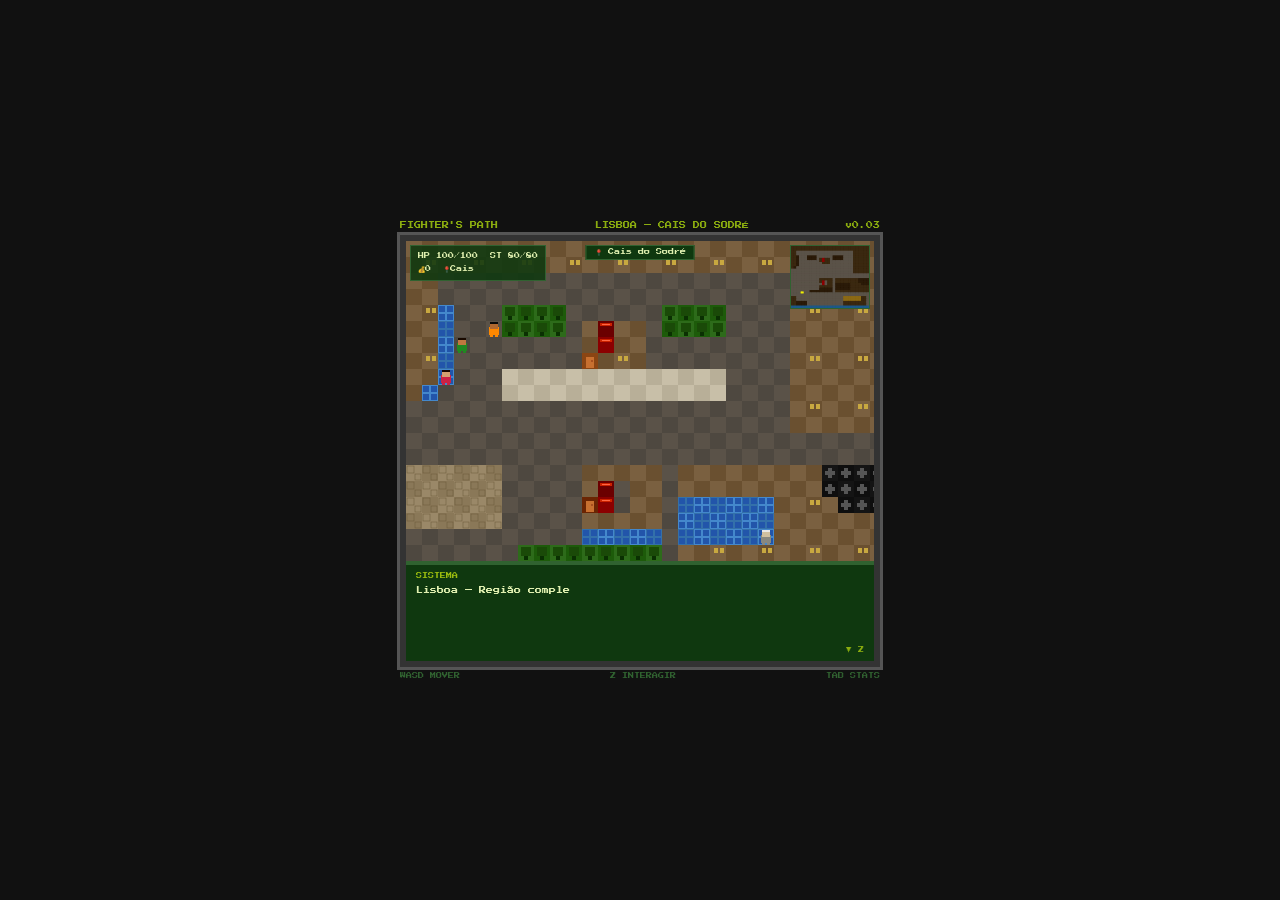
<file: webVersions/v0.03.html>
<!DOCTYPE html>
<html lang="pt">
<head>
<meta charset="UTF-8">
<meta name="viewport" content="width=device-width, initial-scale=1.0">
<title>Fighter's Path — Lisboa</title>
<link rel="shortcut icon" href="media/logo.png" type="image/x-icon">
<link href="https://fonts.googleapis.com/css2?family=Press+Start+2P&display=swap" rel="stylesheet">
<style>
*{box-sizing:border-box;margin:0;padding:0;image-rendering:pixelated;}
:root{--g0:#0f380f;--g1:#306230;--g2:#8bac0f;--g3:#9bbc0f;--g4:#e0f0b0;--gd:#0a280a;--gr:#b03000;--gg:#c88000;}
html,body{width:100%;height:100%;background:#111;display:flex;flex-direction:column;align-items:center;justify-content:center;font-family:'Press Start 2P',monospace;overflow:hidden;}
#wrap{display:flex;flex-direction:column;align-items:center;gap:6px;}
#topBar{width:480px;display:flex;justify-content:space-between;font-size:7px;color:var(--g2);}
#screen{width:480px;height:432px;background:var(--g0);border:6px solid #333;outline:3px solid #555;position:relative;overflow:hidden;}
canvas{image-rendering:pixelated;}
#mapLayer{position:absolute;inset:0;}
#player{position:absolute;z-index:10;}
#hud{position:absolute;top:4px;left:4px;font-size:6px;color:var(--g4);background:rgba(15,56,15,.88);border:1px solid var(--g1);padding:4px 7px;z-index:20;line-height:2.2;}
#minimap{position:absolute;top:4px;right:4px;width:80px;height:64px;background:rgba(10,40,10,.9);border:1px solid var(--g1);z-index:20;}
#zoneTag{position:absolute;top:4px;left:50%;transform:translateX(-50%);font-size:6px;color:var(--g4);background:var(--g0);border:1px solid var(--g1);padding:3px 8px;z-index:25;white-space:nowrap;opacity:0;transition:opacity .4s;}
#dialogBox{display:none;position:absolute;bottom:0;left:0;right:0;height:100px;background:var(--g0);border-top:4px solid var(--g1);padding:8px 10px 6px;z-index:30;}
#dName{font-size:6px;color:var(--g3);margin-bottom:5px;}
#dText{font-size:7px;color:var(--g4);line-height:1.9;}
#dPrompt{position:absolute;bottom:8px;right:10px;font-size:6px;color:var(--g2);animation:blink .9s step-end infinite;}
#fadeOv{position:absolute;inset:0;background:#000;opacity:0;pointer-events:none;z-index:50;transition:opacity .4s;}
#statusBar{width:480px;display:flex;justify-content:space-between;font-size:6px;color:var(--g1);}
@keyframes blink{50%{opacity:0;}}

/* OVERLAYS */
.overlay{display:none;position:absolute;inset:0;z-index:80;flex-direction:column;}
.ov-header{font-family:'Press Start 2P',monospace;font-size:8px;color:var(--g3);border-bottom:2px solid var(--g1);padding:10px;text-align:center;background:var(--gd);}
.ov-body{flex:1;padding:10px;overflow-y:auto;background:var(--g0);}
.ov-btn{display:block;width:100%;background:var(--gd);border:1px solid var(--g1);color:var(--g4);font-family:'Press Start 2P',monospace;font-size:6px;padding:8px;cursor:pointer;text-align:left;margin:4px 0;}
.ov-btn:hover{background:var(--g1);color:var(--g3);}
.ov-txt{font-size:6px;color:var(--g4);line-height:2.2;margin-bottom:8px;}

/* BATTLE */
#battleScreen{display:none;position:absolute;inset:0;background:var(--g0);flex-direction:column;z-index:100;}
#bField{width:100%;height:192px;background:var(--g0);position:relative;overflow:hidden;flex-shrink:0;}
#bField::after{content:'';position:absolute;bottom:32px;left:0;right:0;height:2px;background:var(--g1);box-shadow:0 4px 0 var(--gd),0 -4px 0 var(--gd);}
#flashOv{position:absolute;inset:0;background:var(--g3);opacity:0;pointer-events:none;z-index:20;transition:opacity .1s;}
.sBox{position:absolute;background:var(--g0);border:2px solid var(--g2);padding:4px 6px;font-size:5px;color:var(--g4);line-height:2;}
#pSt{bottom:8px;left:6px;min-width:148px;}#eSt{top:8px;right:6px;min-width:148px;}
.sN{font-size:6px;color:var(--g3);margin-bottom:3px;}
.bRow{display:flex;align-items:center;gap:4px;margin:2px 0;}
.bL{font-size:5px;color:var(--g2);width:14px;}
.bTr{width:82px;height:6px;background:var(--gd);border:1px solid var(--g1);overflow:hidden;}
.bFi{height:100%;transition:width .35s;}
.bFi.hp{background:var(--g2);}.bFi.hp.low{background:var(--gr);}
.bFi.st{background:var(--gg);}
.bNum{font-size:5px;color:var(--g4);min-width:32px;}
#posBan{position:absolute;top:4px;left:50%;transform:translateX(-50%);background:var(--g1);border:2px solid var(--g2);padding:3px 8px;font-size:6px;color:var(--g4);white-space:nowrap;z-index:10;}
#turnT{position:absolute;top:4px;left:4px;font-size:5px;color:var(--gg);background:var(--gd);padding:2px 5px;border:1px solid var(--g1);}
#rnT{position:absolute;top:4px;right:4px;font-size:5px;color:var(--g2);background:var(--gd);padding:2px 5px;border:1px solid var(--g1);}
#lUI{flex:1;background:var(--g0);border-top:4px solid var(--g1);display:flex;flex-direction:column;}
#mBox{padding:8px 10px;min-height:62px;border-bottom:2px solid var(--g1);font-size:7px;color:var(--g4);line-height:1.8;}
#mCur{display:inline-block;width:6px;height:6px;background:var(--g2);animation:blink .8s step-end infinite;vertical-align:middle;margin-left:2px;}
#mArea{flex:1;display:flex;}
#mainM{display:grid;grid-template-columns:1fr 1fr;width:100%;}
.mB{background:var(--g0);border:1px solid var(--g1);color:var(--g4);font-family:'Press Start 2P',monospace;font-size:7px;padding:10px 6px;cursor:pointer;text-align:center;}
.mB:hover{background:var(--g1);color:var(--g3);}
#techM{display:none;flex-direction:column;width:100%;overflow-y:auto;}
.tB{background:var(--g0);border-bottom:1px solid var(--g1);color:var(--g4);font-family:'Press Start 2P',monospace;font-size:6px;padding:7px 8px;cursor:pointer;display:flex;justify-content:space-between;align-items:center;gap:4px;}
.tB:hover{background:var(--g1);}.tB.off{opacity:.35;cursor:not-allowed;pointer-events:none;}
.tA{font-size:5px;padding:1px 4px;background:var(--g1);color:var(--g3);}
.tC{color:var(--gg);font-size:5px;}.tD{color:var(--gr);font-size:5px;}
#posM{display:none;flex-direction:column;width:100%;}
.pB{background:var(--g0);border-bottom:1px solid var(--g1);color:var(--g4);font-family:'Press Start 2P',monospace;font-size:6px;padding:7px 10px;cursor:pointer;display:flex;justify-content:space-between;}
.pB:hover,.pB.cur{background:var(--g1);color:var(--g3);}.pB.cur{border-left:3px solid var(--g2);}
#bkB{background:var(--gd);border:none;border-top:1px solid var(--g1);color:var(--g2);font-family:'Press Start 2P',monospace;font-size:6px;padding:6px;cursor:pointer;text-align:center;width:100%;}
#bkB:hover{background:var(--g1);}
#endScr{display:none;position:absolute;inset:0;background:var(--g0);align-items:center;justify-content:center;flex-direction:column;gap:12px;z-index:200;}
#endT{font-size:14px;color:var(--g3);text-shadow:3px 3px 0 var(--gd);animation:pulse 1s ease infinite alternate;}
@keyframes pulse{from{color:var(--g3);}to{color:var(--gg);}}
#endS{font-size:7px;color:var(--g2);}
.eB{background:var(--g1);border:2px solid var(--g2);color:var(--g4);font-family:'Press Start 2P',monospace;font-size:7px;padding:8px 12px;cursor:pointer;margin:2px;}
.eB:hover{background:var(--g2);color:var(--g0);}
.shake{animation:shk .3s ease;}
@keyframes shk{0%,100%{transform:translateX(0);}20%{transform:translateX(-6px);}40%{transform:translateX(6px);}60%{transform:translateX(-4px);}80%{transform:translateX(4px);}}
.shE{animation:shkE .3s ease;}
@keyframes shkE{0%,100%{transform:scaleX(-1) translateX(0);}20%{transform:scaleX(-1) translateX(-6px);}40%{transform:scaleX(-1) translateX(6px);}60%{transform:scaleX(-1) translateX(-4px);}80%{transform:scaleX(-1) translateX(4px);}}

/* CARTEL */
#cartelScr{display:none;position:absolute;inset:0;background:#0a0500;z-index:98;flex-direction:column;padding:16px;}
.ct-top{font-size:8px;color:#cc2200;text-align:center;margin-bottom:12px;animation:pulse 1.5s ease infinite alternate;}
.ct-txt{font-size:6px;color:var(--g4);line-height:2.2;margin-bottom:10px;}
.ct-btn{background:#1a0800;border:1px solid #aa2200;color:#ff6644;font-family:'Press Start 2P',monospace;font-size:6px;padding:8px;cursor:pointer;margin:3px 0;display:block;width:100%;}
.ct-btn:hover{background:#2a1000;}
.ct-btn.good{border-color:var(--g2);color:var(--g2);}

/* SPEED BAG */
#sbScr{display:none;position:absolute;inset:0;background:var(--g0);z-index:95;flex-direction:column;align-items:center;justify-content:center;gap:10px;padding:16px;}
.sb-tgt{width:56px;height:56px;background:var(--gr);border:3px solid var(--g2);border-radius:50%;cursor:pointer;display:flex;align-items:center;justify-content:center;font-size:7px;color:#fff;transition:transform .1s;user-select:none;}
.sb-tgt:active{transform:scale(.82);}
.sb-bar{width:200px;height:10px;background:var(--gd);border:1px solid var(--g1);}
.sb-fill{height:100%;background:var(--gg);transition:width .08s;}
</style>
</head>
<body>
<div id="wrap">
  <div id="topBar"><span>FIGHTER'S PATH</span><span id="aN">LISBOA — CAIS DO SODRÉ</span><span>v0.03</span></div>
  <div id="screen">
    <canvas id="mapLayer" width="480" height="432"></canvas>
    <canvas id="player" width="16" height="16" style="position:absolute;z-index:10;"></canvas>
    <div id="hud">HP <span id="hHP">100</span>/100 &nbsp;ST <span id="hST">80</span>/80<br>💰<span id="hCO">0</span> &nbsp;📍<span id="hZO">Cais</span></div>
    <canvas id="minimap" width="80" height="64" style="position:absolute;top:4px;right:4px;z-index:20;border:1px solid var(--g1);background:rgba(10,40,10,.9);"></canvas>
    <div id="zoneTag"></div>
    <div id="dialogBox"><div id="dName"></div><div id="dText"></div><div id="dPrompt">▼ Z</div></div>
    <div id="fadeOv"></div>

    <!-- BATTLE -->
    <div id="battleScreen">
      <div id="bField">
        <div id="flashOv"></div>
        <div id="turnT">SEU TURNO</div><div id="rnT">RND 1</div>
        <div id="posBan">EM PÉ</div>
        <canvas id="pSpr" width="48" height="64" style="position:absolute;bottom:34px;left:40px;"></canvas>
        <canvas id="eSpr" width="48" height="64" style="position:absolute;bottom:34px;right:40px;transform:scaleX(-1);"></canvas>
        <div class="sBox" id="pSt"><div class="sN" id="pN">RUI SANTOS</div>
          <div class="bRow"><div class="bL">HP</div><div class="bTr"><div class="bFi hp" id="pHB" style="width:100%"></div></div><div class="bNum" id="pHN">100</div></div>
          <div class="bRow"><div class="bL">ST</div><div class="bTr"><div class="bFi st" id="pSB" style="width:100%"></div></div><div class="bNum" id="pSN">80</div></div></div>
        <div class="sBox" id="eSt"><div class="sN" id="eN">???</div>
          <div class="bRow"><div class="bL">HP</div><div class="bTr"><div class="bFi hp" id="eHB" style="width:100%"></div></div><div class="bNum" id="eHN">100</div></div>
          <div class="bRow"><div class="bL">ST</div><div class="bTr"><div class="bFi st" id="eSB" style="width:100%"></div></div><div class="bNum" id="eSN">90</div></div></div>
      </div>
      <div id="lUI">
        <div id="mBox"><span id="mTxt"></span><span id="mCur"></span></div>
        <div id="mArea">
          <div id="mainM">
            <button class="mB" onclick="showTech()">⚔ TÉCNICAS</button>
            <button class="mB" onclick="showPos()">🔄 POSIÇÃO</button>
            <button class="mB" onclick="doRest()">💤 DESCANSAR</button>
            <button class="mB" onclick="doFlee()">🏃 FUGIR</button>
          </div>
          <div id="techM"></div><div id="posM"></div>
        </div>
      </div>
      <div id="endScr">
        <div id="endT">VITÓRIA!</div><div id="endS"></div>
        <div style="display:flex;flex-wrap:wrap;justify-content:center;gap:4px;margin-top:4px;">
          <button class="eB" onclick="returnToMap()">◀ MAPA</button>
          <button class="eB" onclick="openStats()">📊 STATS</button>
        </div>
      </div>
    </div>

    <!-- GYM OVERLAY -->
    <div id="gymScr" class="overlay"><div class="ov-header" id="gymT">GINÁSIO</div><div class="ov-body" id="gymB"></div></div>

    <!-- STATS OVERLAY -->
    <div id="statsScr" class="overlay"><div class="ov-header">📊 FICHA DO LUTADOR</div><div class="ov-body" id="statsB"></div></div>

    <!-- SHOP OVERLAY -->
    <div id="shopScr" class="overlay"><div class="ov-header" style="color:var(--gg)">🛒 LOJA — MARTIM MONIZ</div><div class="ov-body" id="shopB"></div></div>

    <!-- CARTEL EVENT -->
    <div id="cartelScr">
      <div class="ct-top">⚠ ORDEM DO CARTEL ⚠</div>
      <div class="ct-txt" id="ctTxt"></div>
      <div id="ctCh"></div>
    </div>

    <!-- SPEED BAG -->
    <div id="sbScr">
      <div class="ov-header" style="background:var(--gr);color:#fff;width:100%;text-align:center;padding:8px;font-size:7px;">SPEED BAG — TREINO DE BOXE</div>
      <div style="font-size:6px;color:var(--g2);text-align:center;" id="sbInfo">Carrega 20x em 15 segundos!</div>
      <div class="sb-tgt" id="sbTgt" onclick="hitBag()">HIT</div>
      <div class="sb-bar"><div class="sb-fill" id="sbFill" style="width:0%"></div></div>
      <div style="font-size:6px;color:var(--g4);text-align:center;" id="sbScore">0/20</div>
      <button class="ov-btn" id="sbClose" style="display:none;margin-top:8px;text-align:center;" onclick="closeSb()">◀ VOLTAR</button>
    </div>
  </div>
  <div id="statusBar"><span>WASD MOVER</span><span>Z INTERAGIR</span><span>TAB STATS</span></div>
</div>
<script>
// ─── TILES ───
const TL=16,COLS=30,ROWS=27;
const T={RD:0,SD:1,CB:2,BL:3,DO:4,WA:5,TR:6,GY:7,AZ:8,SG:9,LK:10};
const TP={0:['#5a5248','#4e4840'],1:['#c8bfa8','#b8af98'],2:['#9a8868','#8a7858'],
          3:['#7a6040','#6a5030'],4:['#8b4513','#6b2503'],5:['#1c5888','#1a4878'],
          6:['#2d6b1a','#1d5b0a'],7:['#8b0000','#6b0000'],8:['#4488cc','#3370aa'],
          9:['#8b6914','#6b4a00'],10:['#333','#222']};
const WALKABLE=new Set([0,1,2,4]);

// MAP 30x27 — full Lisboa region
const RAW=[
 "BBBBBBBBBBBBBBBBBBBBBBBBBBBBBB",
 "BBBBBBBBBBBBBBBBBBBBBBBBBBBBBB",
 "BB  RRRRRRRRRRRRRRRRRR  BBBBBB",
 "BB  RRRRRRRRRRRRRRRRRR  BBBBBB",
 "BBARR TTTT      TTTT RR BBBBBB",
 "BBARR TTTT BGBB TTTT RR BBBBBB",
 "BBARR      BGBB      RR BBBBBB",
 "BBARR      DBBB      RR BBBBBB",
 "BBARR SSSSSSSSSSSSSS RR BBBBBB",
 "BA RR SSSSSSSSSSSSSS RR BBBBBB",
 "   RR                RR BBBBBB",
 "   RR                RR BBBBBB",
 "RRRRRRRRRRRRRRRRRRRRRRRR RRRRR",
 "RRRRRRRRRRRRRRRRRRRRRRRR RRRRR",
 "CCCCCC     BBBBB BBBBBBBBBLLLL",
 "CCCCCC     BGYBB BBBBBBBBBLLLL",
 "CCCCCC     DGYBB AAAAAABBBBLLLL",
 "CCCCCC     BBBBB AAAAAABBBBBBBB",
 "  RRRR     AAAAA AAAAAABBBBBBBB",
 "  RRRR TTTTTTTTT BBBBBBBBBBBBB",
 "SSSSSSSSSSSSSSSSSSSSSSSSSSSSS",
 "SSSSSSSSSSSSSSSSSSSSSSSSSSSSS",
 "BB     CCCCCCCCCC   IIIIIIIBB",
 "BB     CCCCCCCCCC   IIIIIIIBB",
 "BBEEEE CCCCCCCCCC   BBBBBBBBB",
 "BBEEEE CCCCCCCCCC   BBBBBBBBB",
 "WWWWWWWWWWWWWWWWWWWWWWWWWWWWWW",
];
function ct(c){return{B:3,R:0,S:1,A:8,C:2,G:7,D:4,T:6,W:5,I:9,E:10,L:10}[c]??0;}
const MAP=RAW.map(row=>[...Array(COLS)].map((_,c)=>ct(row[c]||' ')));

// ─── STATE ───
const P={tx:4,ty:20,facing:'down',anim:0,hp:100,mHp:100,st:80,mSt:80,coins:0,
  belts:{boxe:false,judo:false,capoeira:false},
  ratings:{boxe:0,judo:0,capoeira:0,bjj:0,wrestling:0},
  done:new Set(),cartel:null,seamusStrong:false,sbDone:false,judoDone:false,capDone:false,
  bucal:false,rosin:false};
const GS={dlg:false,battle:false,gym:false,stats:false,shop:false,cartel:false,sb:false,npc:null,step:0,dTimer:null,enemy:null};
let B={};

// ─── NPCS ───
const NPCS=[
  {id:'info',tx:3,ty:22,col:'#4488cc',hair:'#886644',name:'INFORMADOR',
   lines:["Bem-vindo à Região de Lisboa!","6 zonas para explorar: Cais, Bairro Alto, Mouraria, Alfama, Martim Moniz, Intendente.","O ginásio boss fica em Mouraria. Procura o Gallagher's.","Fala com a rapariga de vermelho — ela conhece o terreno."]},
  {id:'ana',tx:2,ty:8,col:'#cc2244',hair:'#1a0800',name:'ANA GUERREIRO',
   lines:["Rui Santos, certo?","Ouvi dizer que estás a percorrer Lisboa toda.","O Seamus O'Brien é duro mas honesto. Treina muito antes de o desafiar.","Ah — e cuidado com os tipos de fato no Intendente. Ordem do Cartel.","Se precisares de ajuda, estou por aqui."]},
  {id:'jinga',tx:3,ty:6,col:'#228822',hair:'#1a0a00',name:'MESTRE JINGA',
   lines:["Axé! Quer aprender Capoeira?","Aqui no Bairro Alto, o chão é o nosso ring.","Vamos jogar!"],
   battle:true,
   enemy:{name:'MESTRE JINGA',hp:70,mHp:70,st:85,mSt:85,style:'capoeira',
     pal:{skin:'#c07840',hair:'#1a0a00',gi:'#228822',belt:'#ffff00',dark:'#004400',light:'#88ff88'},
     reward:'Capoeira +20 · Faixa Capoeira',coins:25,
     post:["Bem jogado! A tua Capoeira está a crescer.","Volta para treinar quando quiseres."]}},
  {id:'fernao',tx:22,ty:18,col:'#888880',hair:'#e8e8e8',name:'SENSEI FERNÃO',
   lines:["...","O teu porte é de alguém que já lutou muito.","O corpo não mente, mesmo quando a memória mente.","Treina Judo comigo. Não cobro nada.","Mas guarda este momento. Vai precisar de te lembrar."],
   afterDlg:'judoOffer'},
  {id:'chad',tx:8,ty:20,col:'#4488cc',hair:'#bb8844',name:'CHAD (WRESTLING)',
   lines:["Dude, where is the gym?","Back home I do college wrestling. Wanna go?"],
   battle:true,
   enemy:{name:'CHAD',hp:75,mHp:75,st:70,mSt:70,style:'wrestling',
     pal:{skin:'#f0c890',hair:'#bb8844',gi:'#4488cc',belt:'#ffff00',dark:'#224488',light:'#aaccff'},
     reward:'Wrestling +10',coins:30,
     post:["Good fight! Lisboa rocks!"]}},
  {id:'streetcap',tx:5,ty:5,col:'#ff8800',hair:'#0a0a0a',name:'CAPOEIRISTA DE RUA',
   lines:["Ei! Desafio de rua!","Se ganhas levo-te a coisa especial."],
   battle:true,
   enemy:{name:'CAPOEIRISTA RUA',hp:55,mHp:55,st:65,mSt:65,style:'capoeira',
     pal:{skin:'#b06830',hair:'#0a0a0a',gi:'#ff8800',belt:'#ffff00',dark:'#884400',light:'#ffcc88'},
     reward:'Rosin Tape (item raro)',coins:0,isItem:'rosin',
     post:["Boa! Esse tape vai ajudar no grappling."]}},
  {id:'velho',tx:12,ty:24,col:'#888880',hair:'#e8e8e8',name:'VELHO DO BAIRRO',
   lines:["Bons dias.","O Gallagher's sempre esteve ali. Sempre estará.","O Seamus bebe demais mas é o melhor que conheci."]},
  {id:'lojeiro',tx:15,ty:20,col:'#c88000',hair:'#1a0800',name:'LOJEIRO',
   lines:["Bem-vindo!","Temos tudo para um lutador sério."],isShop:true},
  {id:'guarda',tx:28,ty:22,col:'#556655',hair:'#334433',name:'FISCAL CP',
   lines:["A linha para o Porto parte aqui.","Mas só deixo passar quem tem a faixa de boxe de Lisboa.","Vence o Seamus primeiro!"]},
  {id:'agent',tx:23,ty:23,col:'#222',hair:'#111',name:'AGENTE ???',
   lines:["Eu não disse nada. Tu não me viste.","Mas pensa bem no que vais fazer no Gallagher's."],_hidden:true},
];

// ─── DRAW MAP ───
const mc=document.getElementById('mapLayer').getContext('2d');
mc.imageSmoothingEnabled=false;
function drawTile(x,y,t,ck){
  const px=x*TL,py=y*TL,c=TP[t]||['#444','#333'];
  mc.fillStyle=(ck%2===0)?c[0]:c[1]; mc.fillRect(px,py,TL,TL);
  if(t===6){mc.fillStyle='#1a4a08';mc.fillRect(px+3,py+2,10,9);mc.fillStyle='#0a3002';mc.fillRect(px+6,py+11,4,4);}
  if(t===3&&x%3===1&&y%3===1){mc.fillStyle='#c8a840';mc.fillRect(px+4,py+3,4,5);mc.fillRect(px+10,py+3,4,5);}
  if(t===7){mc.fillStyle='#cc2200';mc.fillRect(px+2,py+2,12,3);mc.fillStyle='#ff6644';mc.fillRect(px+4,py+3,8,1);}
  if(t===9){mc.fillStyle='#c88000';mc.fillRect(px+2,py+2,12,3);}
  if(t===8){mc.fillStyle='#2255aa';mc.fillRect(px+1,py+1,6,6);mc.fillRect(px+9,py+1,6,6);mc.fillRect(px+1,py+9,6,6);mc.fillRect(px+9,py+9,6,6);}
  if(t===5){mc.fillStyle='rgba(80,160,220,.3)';mc.fillRect(px,py,TL,2);if((x+y)%4===0){mc.fillStyle='#5ab0e8';mc.fillRect(px+2,py+6,12,2);}}
  if(t===2){mc.strokeStyle='#6a5838';mc.lineWidth=.5;mc.strokeRect(px+1,py+1,7,7);mc.strokeRect(px+9,py+9,6,6);}
  if(t===4){mc.fillStyle='#c87030';mc.fillRect(px+4,py+4,8,11);mc.fillStyle='#a85020';mc.fillRect(px+9,py+7,2,2);}
  if(t===10){mc.fillStyle='rgba(0,0,0,.6)';mc.fillRect(px,py,TL,TL);mc.fillStyle='#555';mc.fillRect(px+6,py+3,4,10);mc.fillRect(px+3,py+6,10,4);}
}
function drawNPCs(){
  NPCS.forEach(n=>{
    if(n._hidden&&P.cartel===null) return;
    const x=n.tx*TL,y=n.ty*TL;
    mc.fillStyle=n.col;mc.fillRect(x+3,y+6,10,8);
    const sk={info:'#d4a870',ana:'#d4a070',jinga:'#c07840',fernao:'#d0c0a0',chad:'#f0c890',streetcap:'#b06830',velho:'#d0c0a0',lojeiro:'#d4a060',guarda:'#c0b090',agent:'#d0b090'};
    mc.fillStyle=sk[n.id]||'#f0c890';mc.fillRect(x+4,y+1,8,7);
    mc.fillStyle=n.hair||'#1a0800';mc.fillRect(x+4,y+1,8,2);
    mc.fillStyle=n.col;mc.fillRect(x+4,y+14,3,2);mc.fillRect(x+9,y+14,3,2);
    const d=Math.abs(n.tx-P.tx)+Math.abs(n.ty-P.ty);
    if(d<=2&&!n._hidden&&!P.done.has(n.id+'_met')){mc.fillStyle='#ffff00';mc.fillRect(x+7,y-6,2,5);mc.fillRect(x+7,y-1,2,2);}
  });
}
function drawMinimap(){
  const mm=document.getElementById('minimap').getContext('2d');
  mm.imageSmoothingEnabled=false;
  const sx=80/COLS,sy=64/ROWS;
  MAP.forEach((row,r)=>row.forEach((t,c)=>{
    mm.fillStyle=t===5?'#1c5888':t===7?'#8b0000':t===9?'#8b6914':
      t===3?'#3a2810':WALKABLE.has(t)?'#5a5248':'#2a1a08';
    mm.fillRect(c*sx,r*sy,sx,sy);
  }));
  mm.fillStyle='#f0f000';mm.fillRect(P.tx*sx-1,P.ty*sy-1,3,3);
}
function redrawMap(){
  mc.clearRect(0,0,480,432);
  MAP.forEach((row,r)=>row.forEach((t,c)=>drawTile(c,r,t,(r+c))));
  drawNPCs();drawMinimap();
}

// ─── PLAYER SPRITE ───
const pc=document.getElementById('player').getContext('2d');
pc.imageSmoothingEnabled=false;
function drawPlayer(fr){
  pc.clearRect(0,0,16,16);
  pc.fillStyle='rgba(0,0,0,.25)';pc.fillRect(2,13,12,3);
  pc.fillStyle='#3060b0';
  if(fr%2===0){pc.fillRect(4,11,3,4);pc.fillRect(9,11,3,4);}
  else{pc.fillRect(3,11,3,4);pc.fillRect(10,11,3,4);}
  pc.fillStyle='#e8e4d0';pc.fillRect(3,6,10,6);
  pc.fillStyle='#f0f000';pc.fillRect(3,10,10,2);
  pc.fillStyle='#e8e4d0';pc.fillRect(1,7,2,4);pc.fillRect(13,7,2,4);
  pc.fillStyle='#f0c890';pc.fillRect(4,1,8,6);
  pc.fillStyle='#1a0800';pc.fillRect(4,1,8,2);
  if(P.facing!=='up'){pc.fillStyle='#1a0800';pc.fillRect(5,4,2,2);pc.fillRect(9,4,2,2);}
}

// ─── ZONES ───
const ZONES=[
  {n:'Cais do Sodré',x1:0,y1:18,x2:6,y2:25},
  {n:'Bairro Alto',x1:0,y1:0,x2:5,y2:11},
  {n:'Mouraria',x1:7,y1:12,x2:18,y2:19},
  {n:'Alfama',x1:19,y1:14,x2:29,y2:19},
  {n:'Martim Moniz',x1:0,y1:20,x2:29,y2:21},
  {n:'Intendente',x1:20,y1:22,x2:29,y2:25},
  {n:'Praça do Comércio',x1:7,y1:22,x2:19,y2:25},
  {n:'Rio Tejo',x1:0,y1:26,x2:29,y2:26},
];
let lastZ='';
function chkZone(){
  for(const z of ZONES){
    if(P.tx>=z.x1&&P.tx<=z.x2&&P.ty>=z.y1&&P.ty<=z.y2){
      if(z.n!==lastZ){
        lastZ=z.n;
        document.getElementById('aN').textContent='LISBOA — '+z.n.toUpperCase();
        document.getElementById('hZO').textContent=z.n.split(' ')[0];
        showZTag(z.n);
        if(z.n==='Intendente'&&P.cartel===null&&!GS.cartel) setTimeout(triggerCartel,700);
      }return;
    }
  }
}
function showZTag(n){
  const e=document.getElementById('zoneTag');
  e.textContent='📍 '+n;e.style.opacity='1';
  clearTimeout(e._t);e._t=setTimeout(()=>e.style.opacity='0',2800);
}

// ─── INPUT ───
const keys={};
document.addEventListener('keydown',e=>{
  keys[e.key]=true;
  if(['ArrowUp','ArrowDown','ArrowLeft','ArrowRight',' '].includes(e.key))e.preventDefault();
  const busy=GS.battle||GS.gym||GS.stats||GS.shop||GS.cartel||GS.sb;
  if((e.key==='z'||e.key==='Z'||e.key==='Enter')&&!busy){
    if(GS.dlg)advDlg(); else tryInteract();
  }
  if(e.key==='Tab'&&!busy){e.preventDefault();openStats();}
  if(e.key==='Escape'){if(GS.stats)closeStats();if(GS.shop)closeShop();}
  if(GS.battle){if(e.key==='x'||e.key==='X')showMain();if(e.key==='1')showTech();if(e.key==='2')showPos();if(e.key==='3')doRest();}
});
document.addEventListener('keyup',e=>{keys[e.key]=false;});

// ─── MOVEMENT ───
let mAcc=0;
function tryMove(dx,dy){
  const nx=P.tx+dx,ny=P.ty+dy;
  if(nx<0||nx>=COLS||ny<0||ny>=ROWS)return;
  if(!WALKABLE.has(MAP[ny][nx]))return;
  if(nx>=27&&ny>=22&&!P.belts.boxe){startSysDlg('FISCAL CP','Precisas da faixa de boxe de Lisboa.\nVence o Seamus no Gallagher\'s primeiro!');return;}
  for(const n of NPCS)if(n.tx===nx&&n.ty===ny)return;
  P.tx=nx;P.ty=ny;P.anim++;chkZone();chkNPC();updHUD();
}
function chkNPC(){NPCS.forEach(n=>{n._near=Math.abs(n.tx-P.tx)+Math.abs(n.ty-P.ty)<=2;});}
function updHUD(){
  document.getElementById('hHP').textContent=Math.max(0,P.hp);
  document.getElementById('hST').textContent=Math.max(0,P.st);
  document.getElementById('hCO').textContent=P.coins;
}

// ─── DIALOGUE ───
function tryInteract(){
  if(GS.dlg||GS.battle)return;
  const dirs=[[0,1],[0,-1],[1,0],[-1,0],[0,0]];
  for(const [dx,dy] of dirs){
    const n=NPCS.find(n=>n.tx===P.tx+dx&&n.ty===P.ty+dy&&!n._hidden);
    if(n){startDlg(n);return;}
  }
  // door check
  for(const [dx,dy] of dirs){
    const nx=P.tx+dx,ny=P.ty+dy;
    if(ny>=0&&ny<ROWS&&nx>=0&&nx<COLS&&MAP[ny][nx]===4){
      if(ny<=7)openSubGymBA();
      else if(ny>=15&&ny<=16)openGym();
      return;
    }
  }
}
function startSysDlg(name,text){
  GS.dlg=true;
  document.getElementById('dialogBox').style.display='block';
  document.getElementById('dName').textContent=name;
  typeD(text,()=>{setTimeout(()=>{document.getElementById('dialogBox').style.display='none';GS.dlg=false;},1200);});
}
function startDlg(npc){
  if(npc.isShop){openShop();return;}
  GS.dlg=true;GS.npc=npc;GS.step=0;
  document.getElementById('dialogBox').style.display='block';
  document.getElementById('dName').textContent=npc.name;
  typeD(npc.lines[0],()=>{});
}
function typeD(text,cb){
  clearInterval(GS.dTimer);
  const el=document.getElementById('dText');el.textContent='';let i=0;
  GS.dTimer=setInterval(()=>{el.textContent+=text[i++];if(i>=text.length){clearInterval(GS.dTimer);if(cb)cb();}},26);
}
function advDlg(){
  clearInterval(GS.dTimer);
  const npc=GS.npc;
  if(!npc){document.getElementById('dialogBox').style.display='none';GS.dlg=false;return;}
  const cur=npc.lines[GS.step];
  const el=document.getElementById('dText');
  if(el.textContent.length<cur.length){el.textContent=cur;return;}
  GS.step++;
  if(GS.step>=npc.lines.length){
    document.getElementById('dialogBox').style.display='none';GS.dlg=false;
    P.done.add(npc.id+'_met');
    if(npc.battle&&!P.done.has(npc.id))setTimeout(()=>startBattle(npc),200);
    if(npc.afterDlg==='judoOffer')offerJudo();
  } else typeD(npc.lines[GS.step],()=>{});
}

// ─── GYM GALLAGHER'S ───
function openGym(){
  fade(()=>{
    GS.gym=true;
    const gs=document.getElementById('gymScr');gs.style.display='flex';gs.style.flexDirection='column';
    document.getElementById('gymT').textContent="🥊 GALLAGHER'S BOXING CLUB";
    const won=P.done.has('seamus');
    let html=`<div class="ov-txt">${won?'O Seamus acena-te com respeito.<br>"Volta para treinar quando quiseres."':'Cheiro a couro e suor.<br>Coach Seamus O\'Brien está no ring.<br>"Outro pretendente? Vamos ver o que tens."'}</div>`;
    if(!P.sbDone)html+=`<button class="ov-btn" style="color:var(--gg)" onclick="openSb()">⚡ TREINO OBRIGATÓRIO — Speed Bag</button>`;
    if(P.sbDone&&!won)html+=`<button class="ov-btn" style="color:var(--gr);border-color:var(--gr)" onclick="challSeamus()">⚔ DESAFIAR SEAMUS O'BRIEN</button>`;
    if(won)html+=`<button class="ov-btn" onclick="gymTrain('boxe',5,'Bom treino. +5 Boxe.')">💪 TREINO LIVRE (+5 Boxe)</button>`;
    html+=`<button class="ov-btn" onclick="closeGym()">◀ SAIR</button>`;
    document.getElementById('gymB').innerHTML=html;
  });
}
function closeGym(){fade(()=>{document.getElementById('gymScr').style.display='none';GS.gym=false;});}
function gymTrain(art,amt,msg){P.ratings[art]=Math.min(100,P.ratings[art]+amt);startSysDlg('TREINO',msg);closeGym();}
function challSeamus(){
  closeGym();
  setTimeout(()=>startBattle({id:'seamus',name:"SEAMUS O'BRIEN",battle:true,
    enemy:{name:"SEAMUS O'BRIEN",hp:P.seamusStrong?130:110,mHp:P.seamusStrong?130:110,
      st:90,mSt:90,style:'boxe',
      pal:{skin:'#d4a060',hair:'#c86820',gi:'#c04020',belt:'#ffffff',dark:'#802010',light:'#ffccaa'},
      reward:'FAIXA DE BOXE',coins:60,
      post:P.seamusStrong
        ?["Finalmente alguém digno.","Recusaste o Cartel. Isso diz tudo.","Toma a tua faixa. Mereces."]
        :["Float like a butterfly, hit like a Lisbon tram.","Cuida-te lá fora — o Cartel anda a vigiar."]}}),200);
}

// ─── SUB-GYMS ───
function openSubGymBA(){
  fade(()=>{
    GS.gym=true;
    document.getElementById('gymScr').style.display='flex';
    document.getElementById('gymScr').style.flexDirection='column';
    document.getElementById('gymT').textContent='💚 ACADEMIA CAPOEIRA — BAIRRO ALTO';
    const won=P.done.has('jinga');
    let html=`<div class="ov-txt">Ritmo de berimbau ao fundo.<br>Mestre Jinga acena-te. "Axé! Entra!"</div>`;
    if(!P.capDone)html+=`<button class="ov-btn" onclick="closeGym();setTimeout(()=>startBattle(NPCS.find(n=>n.id==='jinga')),200)">🥋 TREINO + DESAFIO JINGA</button>`;
    else html+=`<button class="ov-btn" onclick="gymTrain('capoeira',5,'Axé! +5 Capoeira.')">💪 TREINO LIVRE (+5 Capoeira)</button>`;
    if(!P.done.has('streetcap'))html+=`<button class="ov-btn" style="color:var(--gg)" onclick="closeGym();setTimeout(()=>startBattle(NPCS.find(n=>n.id==='streetcap')),200)">⭐ DESAFIO DE RUA (opcional)</button>`;
    html+=`<button class="ov-btn" onclick="closeGym()">◀ SAIR</button>`;
    document.getElementById('gymB').innerHTML=html;
  });
}
function offerJudo(){
  if(P.judoDone)return;
  fade(()=>{
    GS.gym=true;
    document.getElementById('gymScr').style.display='flex';
    document.getElementById('gymScr').style.flexDirection='column';
    document.getElementById('gymT').textContent='🥋 SUB-GINÁSIO JUDO — ALFAMA';
    document.getElementById('gymB').innerHTML=`
      <div class="ov-txt">Sensei Fernão abre uma porta de madeira velha.<br>"Entra. O tatami está pronto."</div>
      <button class="ov-btn" onclick="P.ratings.judo=Math.min(100,P.ratings.judo+25);P.judoDone=true;startSysDlg('SENSEI FERNÃO','O teu corpo lembrou.\\n+25 Judo Rating.');closeGym();">🥋 TREINAR JUDO (+25)</button>
      <button class="ov-btn" onclick="closeGym()">◀ AGORA NÃO</button>`;
  });
}

// ─── SPEED BAG ───
let sbH=0,sbOn=false,sbTm=null;
function openSb(){
  closeGym();
  sbH=0;sbOn=true;
  document.getElementById('sbScr').style.display='flex';
  document.getElementById('sbScore').textContent='0/20';
  document.getElementById('sbFill').style.width='0%';
  document.getElementById('sbClose').style.display='none';
  document.getElementById('sbInfo').textContent='Carrega 20x em 15 segundos!';
  document.getElementById('sbTgt').style.background='var(--gr)';
  GS.sb=true;
  let t=15;
  sbTm=setInterval(()=>{
    t--;document.getElementById('sbInfo').textContent='Tempo: '+t+'s';
    if(t<=0){clearInterval(sbTm);endSb(sbH>=20);}
  },1000);
}
function hitBag(){
  if(!sbOn)return;sbH++;
  document.getElementById('sbScore').textContent=sbH+'/20';
  document.getElementById('sbFill').style.width=Math.min(100,sbH/20*100)+'%';
  const t=document.getElementById('sbTgt');t.style.transform='scale(.82)';
  setTimeout(()=>t.style.transform='scale(1)',80);
  if(sbH>=20){clearInterval(sbTm);endSb(true);}
}
function endSb(ok){
  sbOn=false;
  if(ok){
    document.getElementById('sbInfo').textContent='PASSOU! +10 Boxe Rating';
    P.ratings.boxe=Math.min(100,P.ratings.boxe+10);P.sbDone=true;
    document.getElementById('sbTgt').style.background='var(--g1)';
    document.getElementById('sbClose').style.display='block';
  } else {
    document.getElementById('sbInfo').textContent='FALHOU! '+sbH+'/20. Tenta de novo!';
    sbH=0;
    setTimeout(()=>{document.getElementById('sbScr').style.display='none';GS.sb=false;openGym();},1800);
  }
}
function closeSb(){document.getElementById('sbScr').style.display='none';GS.sb=false;openGym();}

// ─── CARTEL EVENT ───
function triggerCartel(){
  if(P.cartel!==null)return;
  GS.cartel=true;
  document.getElementById('cartelScr').style.display='flex';
  document.getElementById('cartelScr').style.flexDirection='column';
  document.getElementById('ctTxt').innerHTML=
    'Um homem de fato escuro aborda-te.<br><br>'+
    '"Rui Santos. Sabemos quem és.<br>'+
    'Sabemos o que vieste fazer aqui.<br><br>'+
    'A <span style="color:#cc2200">Ordem do Cartel</span> tem uma proposta:<br>'+
    'Perde contra o Seamus.<br>'+
    'Em troca: 500 coins e livre passagem para Porto.<br><br>'+
    '<span style="color:#ff4444">Viktor Sousa</span> já aceitou condições similares.<br>'+
    'Pensa bem."';
  document.getElementById('ctCh').innerHTML='';

  const mk=(txt,cls,cb)=>{const b=document.createElement('button');b.className='ct-btn '+cls;b.textContent=txt;b.onclick=cb;document.getElementById('ctCh').appendChild(b);};

  mk('💰 ACEITAR — 500 coins, livre passagem','',()=>{
    P.cartel='accept';P.coins+=500;updHUD();
    document.getElementById('cartelScr').style.display='none';GS.cartel=false;
    NPCS.find(n=>n.id==='agent')._hidden=false;
    startSysDlg('AGENTE DO CARTEL','Decisão sábia.\nO combate está marcado. Não nos decepciones.');
  });
  mk('❌ RECUSAR — Seamus mais forte, recompensa extra','good',()=>{
    P.cartel='refuse';P.seamusStrong=true;
    document.getElementById('cartelScr').style.display='none';GS.cartel=false;
    NPCS.find(n=>n.id==='agent')._hidden=false;
    startSysDlg('AGENTE DO CARTEL','Decisão interessante.\nO Seamus vai saber que recusaste.\nBoa sorte — vai precisar.');
  });
}

// ─── SHOP ───
const ITEMS=[
  {id:'lig',n:'LIGADURA',d:'+20 HP',p:40,fn:()=>{P.hp=Math.min(P.mHp,P.hp+20);updHUD();}},
  {id:'buc',n:'PROTEÇÃO BUCAL',d:'-10% dano (1 combate)',p:55,fn:()=>{P.bucal=true;}},
  {id:'sup',n:'SUPLEMENTO ST',d:'+30 Stamina',p:45,fn:()=>{P.st=Math.min(P.mSt,P.st+30);updHUD();}},
  {id:'ros',n:'ROSIN TAPE',d:'Grappling +10% (1 combate)',p:80,fn:()=>{P.rosin=true;}},
];
function openShop(){
  GS.shop=true;document.getElementById('shopScr').style.display='flex';document.getElementById('shopScr').style.flexDirection='column';
  renderShop();
}
function renderShop(){
  let h='';
  ITEMS.forEach(it=>{
    const can=P.coins>=it.p;
    h+=`<div style="display:flex;justify-content:space-between;align-items:center;padding:6px 0;border-bottom:1px solid var(--gd);font-size:6px;color:var(--g4)">
      <span><b style="color:var(--g3)">${it.n}</b><br><span style="font-size:5px;color:var(--g2)">${it.d}</span></span>
      <button class="ov-btn" style="width:auto;padding:4px 8px;margin:0;${can?'':'opacity:.35;pointer-events:none'}" onclick="buyItem('${it.id}')">${it.p}💰</button>
    </div>`;
  });
  h+=`<div style="font-size:6px;color:var(--gg);margin-top:8px">💰 Tens: ${P.coins} coins</div>`;
  document.getElementById('shopB').innerHTML=h+`<button class="ov-btn" style="margin-top:8px" onclick="closeShop()">◀ SAIR</button>`;
}
function buyItem(id){
  const it=ITEMS.find(i=>i.id===id);if(!it||P.coins<it.p)return;
  P.coins-=it.p;it.fn();updHUD();renderShop();
}
function closeShop(){document.getElementById('shopScr').style.display='none';GS.shop=false;}

// ─── STATS ───
function openStats(){
  if(GS.battle)return;
  GS.stats=true;document.getElementById('statsScr').style.display='flex';document.getElementById('statsScr').style.flexDirection='column';
  const bc={boxe:'#cc2200',judo:'#000',capoeira:'#009933',bjj:'#003087',wrestling:'#aa8800'};
  let h=`<div class="ov-txt">
    <b style="color:var(--g3)">RUI SANTOS</b><br>
    HP: ${Math.max(0,P.hp)} / ${P.mHp}<br>
    ST: ${Math.max(0,P.st)} / ${P.mSt}<br>
    💰 ${P.coins} coins<br><br>
    <b style="color:var(--g3)">─ RATINGS ─</b><br>`;
  for(const[k,v] of Object.entries(P.ratings)){
    h+=`${k.toUpperCase()}: <span style="color:${bc[k]||'var(--g2)'}">${v}/100</span><br>`;
  }
  h+=`<br><b style="color:var(--g3)">─ FAIXAS ─</b><br>`;
  for(const[k,v] of Object.entries(P.belts)){
    h+=`<span style="color:${v?bc[k]||'var(--g2)':'var(--g1)'}">${v?'●':'○'} ${k.toUpperCase()} — ${v?'OBTIDA':'por obter'}</span><br>`;
  }
  h+=`<br><b style="color:var(--g3)">─ CARTEL ─</b><br>`;
  h+=`Escolha: <span style="color:${P.cartel==='refuse'?'var(--g2)':P.cartel==='accept'?'var(--gr)':'var(--g1)'}">${P.cartel==='refuse'?'RECUSOU':P.cartel==='accept'?'ACEITOU':'—'}</span>`;
  h+=`</div><button class="ov-btn" onclick="closeStats()">◀ FECHAR</button>`;
  document.getElementById('statsB').innerHTML=h;
}
function closeStats(){document.getElementById('statsScr').style.display='none';GS.stats=false;}

// ─── BATTLE ───
function drawFighter(canvas,pal,state){
  const ctx=canvas.getContext('2d');ctx.clearRect(0,0,canvas.width,canvas.height);ctx.imageSmoothingEnabled=false;
  const S=4,px=(x,y,c)=>{ctx.fillStyle=c;ctx.fillRect(x*S,y*S,S,S);};
  const idle=()=>{
    [4,5,6,7].forEach(x=>px(x,0,pal.hair));
    [4,5,6,7].forEach(x=>{px(x,1,pal.skin);px(x,2,pal.skin);});
    px(5,2,'#1a0800');px(6,2,'#1a0800');
    for(let r=3;r<=8;r++)for(let c=2;c<=9;c++)px(c,r,pal.gi);
    [1,2].forEach(x=>{px(x,3,pal.gi);px(x,4,pal.gi);});
    [9,10].forEach(x=>{px(x,3,pal.gi);px(x,4,pal.gi);});
    px(2,8,pal.skin);px(9,8,pal.skin);
    [3,4,5,6,7,8].forEach(x=>px(x,9,pal.belt));
    [3,4,5,6,7,8].forEach(x=>{px(x,10,pal.gi);px(x,11,pal.gi);});
    [3,4,7,8].forEach(x=>{px(x,12,pal.gi);px(x,13,pal.gi);px(x,14,pal.dark);px(x,15,pal.dark);});
  };
  if(state==='attack'){idle();px(10,3,pal.gi);px(11,3,pal.gi);px(11,2,pal.skin);}
  else if(state==='hurt'){
    [5,6,7,8].forEach(x=>px(x,0,pal.hair));
    [4,5,6,7].forEach(x=>{px(x,1,pal.skin);px(x,2,pal.skin);});
    for(let r=3;r<=8;r++)for(let c=3;c<=9;c++)px(c,r,pal.gi);
    [1,2].forEach(x=>{px(x,2,pal.gi);px(x,3,pal.gi);});[10,11].forEach(x=>{px(x,2,pal.gi);px(x,3,pal.gi);});
    [3,4,5,6,7,8].forEach(x=>px(x,9,pal.belt));
    [4,5,6,7].forEach(x=>{px(x,10,pal.gi);px(x,11,pal.gi);px(x,12,pal.dark);});
  } else idle();
}
const PPAL={skin:'#f0c890',hair:'#1a0800',gi:'#e8e4d0',belt:'#f0f000',dark:'#3060b0',light:'#fff'};
const TECHS=[
  {id:'jab',n:'JAB',art:'BOXE',pos:['EM PÉ','CLINCH'],d:14,c:8,fx:null},
  {id:'cruzado',n:'CRUZADO',art:'BOXE',pos:['EM PÉ'],d:22,c:14,fx:null},
  {id:'gancho',n:'GANCHO',art:'BOXE',pos:['EM PÉ','CLINCH'],d:20,c:14,fx:'stun'},
  {id:'armbar',n:'ARMBAR',art:'BJJ',pos:['CHÃO'],d:28,c:20,fx:'stun'},
  {id:'guard',n:'GUARDA',art:'BJJ',pos:['CHÃO','CLINCH'],d:8,c:8,fx:null},
  {id:'takedown',n:'TAKEDOWN',art:'WRESTLING',pos:['EM PÉ','CLINCH'],d:12,c:16,fx:'ground'},
  {id:'teep',n:'TEEP',art:'MUAY THAI',pos:['EM PÉ'],d:16,c:10,fx:null},
  {id:'joelho',n:'JOELHO',art:'MUAY THAI',pos:['CLINCH'],d:22,c:14,fx:null},
  {id:'ginga',n:'GINGA KICK',art:'CAPOEIRA',pos:['EM PÉ'],d:18,c:12,fx:null},
];
const ET={
  boxe:[{n:'JAB',p:['EM PÉ','CLINCH'],d:13,c:8,f:null},{n:'CRUZADO',p:['EM PÉ'],d:20,c:13,f:null},{n:'GANCHO',p:['EM PÉ','CLINCH'],d:18,c:12,f:'stun'}],
  wrestling:[{n:'TAKEDOWN',p:['EM PÉ','CLINCH'],d:11,c:14,f:'ground'},{n:'SUPLEX',p:['CLINCH'],d:28,c:20,f:'ground'},{n:'JAB',p:['EM PÉ'],d:10,c:8,f:null}],
  capoeira:[{n:'GINGA',p:['EM PÉ'],d:18,c:12,f:null},{n:'AU MORTAL',p:['EM PÉ'],d:22,c:16,f:'stun'},{n:'RASTEIRA',p:['EM PÉ','CLINCH'],d:14,c:10,f:'ground'}],
};
const POS=['EM PÉ','CLINCH','CHÃO'];

function startBattle(npc){
  GS.battle=true;GS.npc=npc;
  const en=npc.enemy;
  B={rnd:1,turn:'player',pos:'EM PÉ',busy:false,pStun:false,eStun:false,
    p:{hp:P.hp,mHp:P.mHp,st:P.st,mSt:P.mSt},
    e:{...en},msgs:[],msgBusy:false};
  document.getElementById('battleScreen').style.display='flex';
  document.getElementById('endScr').style.display='none';
  document.getElementById('eN').textContent=en.name;
  drawFighter(document.getElementById('pSpr'),PPAL,'idle');
  drawFighter(document.getElementById('eSpr'),en.pal,'idle');
  renderB();showMain();bMsg(en.name+' quer lutar!');
}
function renderB(){
  const p=B.p,e=B.e;
  const ph=Math.max(0,p.hp/p.mHp*100),eh=Math.max(0,e.hp/e.mHp*100);
  document.getElementById('pHB').style.width=ph+'%';document.getElementById('pHB').className='bFi hp'+(ph<30?' low':'');
  document.getElementById('eHB').style.width=eh+'%';document.getElementById('eHB').className='bFi hp'+(eh<30?' low':'');
  document.getElementById('pSB').style.width=Math.max(0,p.st/p.mSt*100)+'%';
  document.getElementById('eSB').style.width=Math.max(0,e.st/e.mSt*100)+'%';
  document.getElementById('pHN').textContent=Math.max(0,p.hp)+'/'+p.mHp;
  document.getElementById('eHN').textContent=Math.max(0,e.hp)+'/'+e.mHp;
  document.getElementById('pSN').textContent=Math.max(0,p.st)+'/'+p.mSt;
  document.getElementById('eSN').textContent=Math.max(0,e.st)+'/'+e.mSt;
  document.getElementById('posBan').textContent='POS: '+B.pos;
  document.getElementById('turnT').textContent=B.turn==='player'?'SEU TURNO':'ADVERSÁRIO';
  document.getElementById('turnT').style.color=B.turn==='player'?'var(--gg)':'var(--gr)';
  document.getElementById('rnT').textContent='RND '+B.rnd;
}
function bMsg(txt,cb){B.msgs.push({txt,cb});if(!B.msgBusy)procB();}
function procB(){
  if(!B.msgs.length){B.msgBusy=false;return;}B.msgBusy=true;
  const{txt,cb}=B.msgs.shift();
  const el=document.getElementById('mTxt'),cu=document.getElementById('mCur');
  cu.style.display='none';el.textContent='';let i=0;
  const iv=setInterval(()=>{el.textContent+=txt[i++];if(i>=txt.length){clearInterval(iv);cu.style.display='inline-block';setTimeout(()=>{if(cb)cb();procB();},700);}},22);
}
function showMain(){document.getElementById('mainM').style.display='grid';document.getElementById('techM').style.display='none';document.getElementById('posM').style.display='none';}
function showTech(){
  if(B.busy||B.turn!=='player')return;
  document.getElementById('mainM').style.display='none';document.getElementById('posM').style.display='none';
  const tm=document.getElementById('techM');tm.style.display='flex';tm.innerHTML='';
  TECHS.forEach(t=>{
    const av=t.pos.includes(B.pos),af=B.p.st>=t.c;
    const btn=document.createElement('button');btn.className='tB'+((!av||!af)?' off':'');
    btn.innerHTML=`<span style="color:var(--g3)">${t.n}</span><span class="tA">${t.art}</span><span class="tD">DMG:${t.d}</span><span class="tC">ST:${t.c}</span>`;
    if(av&&af)btn.onclick=()=>patk(t);tm.appendChild(btn);
  });
  const bk=document.createElement('button');bk.id='bkB';bk.textContent='◀ VOLTAR';bk.onclick=showMain;tm.appendChild(bk);
}
function showPos(){
  if(B.busy||B.turn!=='player')return;
  document.getElementById('mainM').style.display='none';document.getElementById('techM').style.display='none';
  const pm=document.getElementById('posM');pm.style.display='flex';pm.innerHTML='';
  POS.forEach(pos=>{
    const btn=document.createElement('button');btn.className='pB'+(B.pos===pos?' cur':'');
    btn.innerHTML=`<span>${pos}</span>`;
    btn.onclick=()=>{
      if(B.pos===pos){showMain();return;}
      B.busy=true;showMain();B.p.st-=10;B.pos=pos;renderB();
      bMsg(`Mudaste para ${pos}! (-10 ST)`,()=>{B.turn='enemy';B.busy=false;renderB();setTimeout(eTurn,800);});
    };pm.appendChild(btn);
  });
  const bk=document.createElement('button');bk.id='bkB';bk.textContent='◀ VOLTAR';bk.onclick=showMain;pm.appendChild(bk);
}
function patk(tech){
  if(B.busy||B.turn!=='player')return;B.busy=true;showMain();B.p.st-=tech.c;
  const ps=document.getElementById('pSpr');drawFighter(ps,PPAL,'attack');bFl();
  setTimeout(()=>{
    let d=tech.d+Math.floor(Math.random()*8)-3;
    if(tech.art==='BOXE'&&B.pos==='EM PÉ')d=Math.floor(d*1.15);
    if(tech.art==='BJJ'&&B.pos==='CHÃO')d=Math.floor(d*1.3);
    if(P.rosin&&(tech.art==='WRESTLING'||tech.art==='BJJ'))d=Math.floor(d*1.1);
    d=Math.max(1,d);B.e.hp-=d;
    const es=document.getElementById('eSpr');es.classList.add('shE');drawFighter(es,B.e.pal,'hurt');
    setTimeout(()=>{es.classList.remove('shE');drawFighter(es,B.e.pal,'idle');},400);
    let fx='';if(tech.fx==='stun'){B.eStun=true;fx=' ATORDOADO!';}if(tech.fx==='ground'){B.pos='CHÃO';fx=' DERRUBADO!';}
    renderB();drawFighter(ps,PPAL,'idle');
    bMsg(`${tech.n}! ${d} dano!${fx}`,()=>{
      if(B.e.hp<=0){endBattle(true);return;}
      B.turn='enemy';B.busy=false;renderB();setTimeout(eTurn,700);
    });
  },280);
}
function doRest(){
  if(B.busy||B.turn!=='player')return;B.busy=true;showMain();
  const r=Math.floor(Math.random()*10)+15;B.p.st=Math.min(B.p.mSt,B.p.st+r);renderB();
  bMsg(`Recuperaste ${r} ST!`,()=>{B.turn='enemy';B.busy=false;renderB();setTimeout(eTurn,700);});
}
function doFlee(){
  if(B.busy||B.turn!=='player')return;B.busy=true;showMain();
  bMsg('Não podes fugir!',()=>{B.turn='enemy';B.busy=false;renderB();setTimeout(eTurn,700);});
}
function eTurn(){
  if(B.e.hp<=0)return;
  if(B.eStun){B.eStun=false;bMsg(B.e.name+' ATORDOADO! Perde turno.',()=>endETurn());return;}
  const pool=ET[B.e.style]||ET.boxe;
  const us=pool.filter(t=>t.p.includes(B.pos)&&B.e.st>=t.c);
  if(!us.length){const r=12+Math.floor(Math.random()*8);B.e.st=Math.min(B.e.mSt,B.e.st+r);bMsg(B.e.name+' recupera fôlego!',()=>endETurn());return;}
  const t=us[Math.floor(Math.random()*us.length)];B.e.st-=t.c;
  const es=document.getElementById('eSpr');drawFighter(es,B.e.pal,'attack');bFl();
  setTimeout(()=>{
    let d=t.d+Math.floor(Math.random()*6)-2;
    if(P.bucal)d=Math.floor(d*.9);d=Math.max(1,d);B.p.hp-=d;
    const ps=document.getElementById('pSpr');ps.classList.add('shake');drawFighter(ps,PPAL,'hurt');
    setTimeout(()=>{ps.classList.remove('shake');drawFighter(ps,PPAL,'idle');},400);
    let fx='';if(t.f==='stun'){B.pStun=true;fx=' ATORDOADO!';}if(t.f==='ground'){B.pos='CHÃO';fx=' DERRUBADO!';}
    renderB();drawFighter(es,B.e.pal,'idle');
    bMsg(`${B.e.name}: ${t.n}! -${d} HP!${fx}`,()=>{if(B.p.hp<=0){endBattle(false);return;}endETurn();});
  },280);
}
function endETurn(){
  B.rnd++;B.turn='player';B.busy=false;
  if(B.pStun){B.pStun=false;bMsg('ATORDOADO! Perdes o turno!',()=>{B.turn='enemy';setTimeout(eTurn,800);});return;}
  renderB();bMsg('Round '+B.rnd+'.');
}
function bFl(){const ov=document.getElementById('flashOv');ov.style.opacity='.55';setTimeout(()=>ov.style.opacity='0',130);}
function endBattle(won){
  B.busy=true;P.hp=Math.max(1,B.p.hp);P.st=Math.max(0,B.p.st);P.bucal=false;
  const npc=GS.npc,en=npc.enemy;
  document.getElementById('endScr').style.display='flex';
  document.getElementById('endT').textContent=won?'VITÓRIA!':'K.O.';
  if(won){
    P.done.add(npc.id);
    P.coins+=en.coins||0;
    if(npc.id==='seamus')P.belts.boxe=true;
    if(npc.id==='jinga'){P.belts.capoeira=true;P.ratings.capoeira=Math.min(100,P.ratings.capoeira+20);P.capDone=true;}
    if(en.isItem==='rosin')P.rosin=true;
    const rb={boxe:'boxe',wrestling:'wrestling',capoeira:'capoeira'};
    if(rb[en.style])P.ratings[rb[en.style]]=Math.min(100,P.ratings[rb[en.style]]+10);
    document.getElementById('endS').textContent=(en.reward||'')+(en.coins?' · +'+en.coins+'💰':'');
    if(en.post)npc._post=en.post;
  } else {
    document.getElementById('endS').textContent='Treina mais e volta!';
    P.hp=Math.max(1,Math.floor(P.mHp*.4));P.st=Math.floor(P.mSt*.5);
  }
  updHUD();
}
function returnToMap(){
  const npc=GS.npc;
  document.getElementById('battleScreen').style.display='none';
  document.getElementById('endScr').style.display='none';
  GS.battle=false;B={};
  if(npc?._post?.length){
    const post=npc._post;npc._post=null;
    setTimeout(()=>{
      GS.dlg=true;GS.npc={lines:post,battle:false};GS.step=0;
      document.getElementById('dialogBox').style.display='block';
      document.getElementById('dName').textContent=npc.enemy?.name||npc.name;
      typeD(post[0],()=>{});
    },400);
  }
}

// ─── FADE ───
function fade(cb){
  const ov=document.getElementById('fadeOv');ov.style.opacity='1';
  setTimeout(()=>{if(cb)cb();ov.style.opacity='0';},380);
}

// ─── MAIN LOOP ───
let lastT=0,mAcc2=0;
function loop(ts){
  const dt=ts-lastT;lastT=ts;
  const busy=GS.battle||GS.gym||GS.stats||GS.shop||GS.cartel||GS.sb||GS.dlg;
  if(!busy){
    mAcc2+=dt;
    if(mAcc2>=155){mAcc2=0;
      if(keys['ArrowUp']||keys['w']||keys['W']){P.facing='up';tryMove(0,-1);}
      else if(keys['ArrowDown']||keys['s']||keys['S']){P.facing='down';tryMove(0,1);}
      else if(keys['ArrowLeft']||keys['a']||keys['A']){P.facing='left';tryMove(-1,0);}
      else if(keys['ArrowRight']||keys['d']||keys['D']){P.facing='right';tryMove(1,0);}
    }
  }
  const pel=document.getElementById('player');
  pel.style.left=(P.tx*TL)+'px';pel.style.top=(P.ty*TL)+'px';
  drawPlayer(Math.floor(ts/200));
  if(!GS.battle){redrawMap();}
  requestAnimationFrame(loop);
}

// ─── INIT ───
chkNPC();chkZone();updHUD();
requestAnimationFrame(loop);
setTimeout(()=>startSysDlg('SISTEMA','Lisboa — Região completa!\nWASD mover · Z interagir · TAB stats\nExplora as 6 zonas e encontra o Gallagher\'s em Mouraria.'),500);
</script>
</body>
</html>
</file>
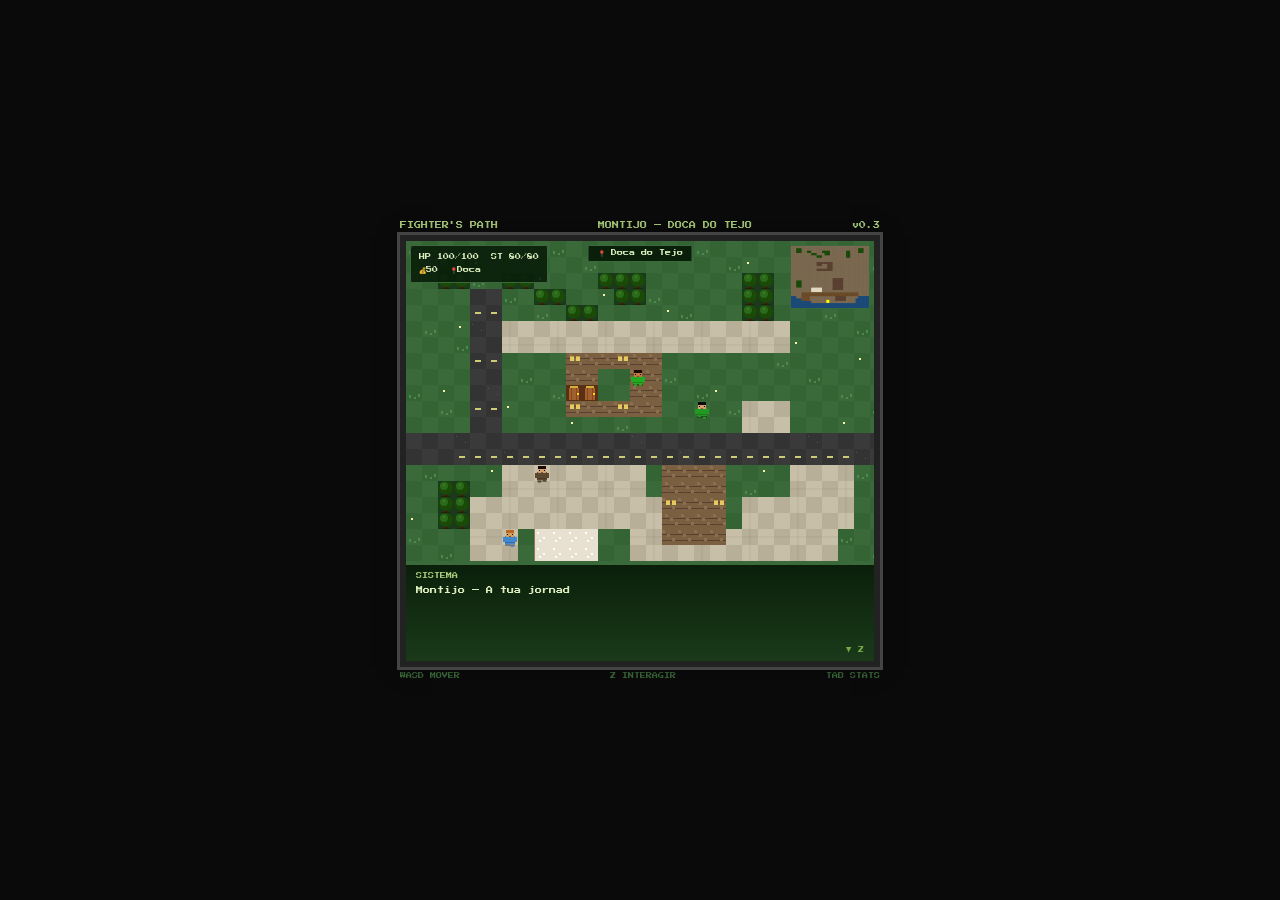
<file: webVersions/v0.04.html>
<!DOCTYPE html>
<html lang="pt">
<head>
<meta charset="UTF-8">
<meta name="viewport" content="width=device-width, initial-scale=1.0">
<title>Fighter's Path — Montijo</title>
<link rel="shortcut icon" href="media/logo.png" type="image/x-icon">
<link href="https://fonts.googleapis.com/css2?family=Press+Start+2P&display=swap" rel="stylesheet">
<style>
*{box-sizing:border-box;margin:0;padding:0;image-rendering:pixelated;}
:root{--g0:#1a3a1a;--g1:#3a6a3a;--g2:#7aac4a;--g3:#aacc7a;--g4:#dceec0;--gd:#0a1f0a;--gr:#b03000;--gg:#c88000;--sand:#d4b878;--tile:#2c5a8c;}
html,body{width:100%;height:100%;background:#0a0a0a;display:flex;flex-direction:column;align-items:center;justify-content:center;font-family:'Press Start 2P',monospace;overflow:hidden;}
#wrap{display:flex;flex-direction:column;align-items:center;gap:6px;}
#topBar{width:480px;display:flex;justify-content:space-between;font-size:7px;color:var(--g3);}
#screen{width:480px;height:432px;background:var(--g0);border:6px solid #222;outline:3px solid #444;position:relative;overflow:hidden;box-shadow:0 0 20px rgba(0,0,0,0.5);}
canvas{image-rendering:pixelated;}
#mapLayer,#fxLayer{position:absolute;inset:0;}
#fxLayer{pointer-events:none;z-index:5;}
#player{position:absolute;z-index:10;}
#hud{position:absolute;top:4px;left:4px;font-size:6px;color:var(--g4);background:rgba(10,31,10,.92);border:1px solid var(--g1);padding:5px 8px;z-index:20;line-height:2.2;border-radius:2px;}
#minimap{position:absolute;top:4px;right:4px;width:80px;height:64px;border:1px solid var(--g1);background:rgba(10,31,10,.92);z-index:20;}
#zoneTag{position:absolute;top:4px;left:50%;transform:translateX(-50%);font-size:6px;color:var(--g4);background:var(--gd);border:1px solid var(--g1);padding:4px 9px;z-index:25;white-space:nowrap;opacity:0;transition:opacity .4s;border-radius:2px;}
#dialogBox{display:none;position:absolute;bottom:0;left:0;right:0;height:100px;background:linear-gradient(180deg,var(--gd),var(--g0));border-top:4px solid var(--g1);padding:8px 10px 6px;z-index:30;}
#dName{font-size:6px;color:var(--g3);margin-bottom:5px;}
#dText{font-size:7px;color:var(--g4);line-height:1.9;}
#dPrompt{position:absolute;bottom:8px;right:10px;font-size:6px;color:var(--g2);animation:blink .9s step-end infinite;}
#fadeOv{position:absolute;inset:0;background:#000;opacity:0;pointer-events:none;z-index:50;transition:opacity .4s;}
#statusBar{width:480px;display:flex;justify-content:space-between;font-size:6px;color:var(--g1);}
@keyframes blink{50%{opacity:0;}}

.overlay{display:none;position:absolute;inset:0;z-index:80;flex-direction:column;}
.ov-header{font-family:'Press Start 2P',monospace;font-size:8px;color:var(--g3);border-bottom:2px solid var(--g1);padding:10px;text-align:center;background:var(--gd);}
.ov-body{flex:1;padding:10px;overflow-y:auto;background:var(--g0);}
.ov-btn{display:block;width:100%;background:var(--gd);border:1px solid var(--g1);color:var(--g4);font-family:'Press Start 2P',monospace;font-size:6px;padding:8px;cursor:pointer;text-align:left;margin:4px 0;border-radius:2px;}
.ov-btn:hover{background:var(--g1);color:var(--g3);transform:translateX(2px);}
.ov-txt{font-size:6px;color:var(--g4);line-height:2.2;margin-bottom:8px;}

#battleScreen{display:none;position:absolute;inset:0;background:linear-gradient(180deg,var(--g0),var(--gd));flex-direction:column;z-index:100;}
#bField{width:100%;height:192px;background:linear-gradient(180deg,#2a4a2a 0%,var(--g0) 100%);position:relative;overflow:hidden;flex-shrink:0;}
#bField::after{content:'';position:absolute;bottom:32px;left:0;right:0;height:2px;background:var(--g1);box-shadow:0 4px 0 var(--gd),0 -4px 0 var(--gd);}
#flashOv{position:absolute;inset:0;background:#fff;opacity:0;pointer-events:none;z-index:20;transition:opacity .1s;}
.sBox{position:absolute;background:var(--gd);border:2px solid var(--g2);padding:4px 6px;font-size:5px;color:var(--g4);line-height:2;border-radius:2px;}
#pSt{bottom:8px;left:6px;min-width:148px;}#eSt{top:8px;right:6px;min-width:148px;}
.sN{font-size:6px;color:var(--g3);margin-bottom:3px;}
.bRow{display:flex;align-items:center;gap:4px;margin:2px 0;}
.bL{font-size:5px;color:var(--g2);width:14px;}
.bTr{width:82px;height:6px;background:var(--gd);border:1px solid var(--g1);overflow:hidden;border-radius:1px;}
.bFi{height:100%;transition:width .35s;}
.bFi.hp{background:linear-gradient(90deg,var(--g2),var(--g3));}.bFi.hp.low{background:linear-gradient(90deg,var(--gr),#ff6644);}
.bFi.st{background:linear-gradient(90deg,var(--gg),#ffaa44);}
.bNum{font-size:5px;color:var(--g4);min-width:32px;}
#posBan{position:absolute;top:4px;left:50%;transform:translateX(-50%);background:var(--g1);border:2px solid var(--g2);padding:3px 8px;font-size:6px;color:var(--g4);white-space:nowrap;z-index:10;border-radius:2px;}
#turnT{position:absolute;top:4px;left:4px;font-size:5px;color:var(--gg);background:var(--gd);padding:2px 5px;border:1px solid var(--g1);border-radius:1px;}
#rnT{position:absolute;top:4px;right:4px;font-size:5px;color:var(--g2);background:var(--gd);padding:2px 5px;border:1px solid var(--g1);border-radius:1px;}
#lUI{flex:1;background:var(--g0);border-top:4px solid var(--g1);display:flex;flex-direction:column;}
#mBox{padding:8px 10px;min-height:62px;border-bottom:2px solid var(--g1);font-size:7px;color:var(--g4);line-height:1.8;}
#mCur{display:inline-block;width:6px;height:6px;background:var(--g2);animation:blink .8s step-end infinite;vertical-align:middle;margin-left:2px;}
#mArea{flex:1;display:flex;}
#mainM{display:grid;grid-template-columns:1fr 1fr;width:100%;}
.mB{background:var(--g0);border:1px solid var(--g1);color:var(--g4);font-family:'Press Start 2P',monospace;font-size:7px;padding:10px 6px;cursor:pointer;text-align:center;transition:all .15s;}
.mB:hover{background:var(--g1);color:var(--g3);}
#techM{display:none;flex-direction:column;width:100%;overflow-y:auto;}
.tB{background:var(--g0);border-bottom:1px solid var(--g1);color:var(--g4);font-family:'Press Start 2P',monospace;font-size:6px;padding:7px 8px;cursor:pointer;display:flex;justify-content:space-between;align-items:center;gap:4px;}
.tB:hover{background:var(--g1);}.tB.off{opacity:.35;cursor:not-allowed;pointer-events:none;}
.tA{font-size:5px;padding:1px 4px;background:var(--g1);color:var(--g3);border-radius:1px;}
.tC{color:var(--gg);font-size:5px;}.tD{color:#ff6644;font-size:5px;}
#posM{display:none;flex-direction:column;width:100%;}
.pB{background:var(--g0);border-bottom:1px solid var(--g1);color:var(--g4);font-family:'Press Start 2P',monospace;font-size:6px;padding:7px 10px;cursor:pointer;display:flex;justify-content:space-between;}
.pB:hover,.pB.cur{background:var(--g1);color:var(--g3);}.pB.cur{border-left:3px solid var(--g2);}
#bkB{background:var(--gd);border:none;border-top:1px solid var(--g1);color:var(--g2);font-family:'Press Start 2P',monospace;font-size:6px;padding:6px;cursor:pointer;text-align:center;width:100%;}
#bkB:hover{background:var(--g1);}
#endScr{display:none;position:absolute;inset:0;background:linear-gradient(180deg,var(--g0),var(--gd));align-items:center;justify-content:center;flex-direction:column;gap:14px;z-index:200;}
#endT{font-size:16px;color:var(--g3);text-shadow:3px 3px 0 var(--gd);animation:pulse 1s ease infinite alternate;}
@keyframes pulse{from{color:var(--g3);}to{color:var(--gg);}}
#endS{font-size:7px;color:var(--g2);text-align:center;}
.eB{background:var(--g1);border:2px solid var(--g2);color:var(--g4);font-family:'Press Start 2P',monospace;font-size:7px;padding:8px 14px;cursor:pointer;margin:2px;border-radius:2px;}
.eB:hover{background:var(--g2);color:var(--g0);}
.shake{animation:shk .3s ease;}
@keyframes shk{0%,100%{transform:translateX(0);}20%{transform:translateX(-8px);}40%{transform:translateX(8px);}60%{transform:translateX(-5px);}80%{transform:translateX(5px);}}
.shE{animation:shkE .3s ease;}
@keyframes shkE{0%,100%{transform:scaleX(-1) translateX(0);}20%{transform:scaleX(-1) translateX(-8px);}40%{transform:scaleX(-1) translateX(8px);}60%{transform:scaleX(-1) translateX(-5px);}80%{transform:scaleX(-1) translateX(5px);}}

#travelScr{display:none;position:absolute;inset:0;background:#000;z-index:300;align-items:center;justify-content:center;flex-direction:column;gap:14px;}
.travel-icon{font-size:48px;animation:travel 2s ease infinite;}
@keyframes travel{0%,100%{transform:translateX(-30px);}50%{transform:translateX(30px);}}
.travel-text{font-size:9px;color:var(--g3);text-align:center;}
</style>
</head>
<body>
<div id="wrap">
  <div id="topBar"><span>FIGHTER'S PATH</span><span id="aN">MONTIJO — DOCA</span><span>v0.3</span></div>
  <div id="screen">
    <canvas id="mapLayer" width="480" height="432"></canvas>
    <canvas id="fxLayer" width="480" height="432"></canvas>
    <canvas id="player" width="16" height="22" style="position:absolute;z-index:10;"></canvas>
    <div id="hud">HP <span id="hHP">100</span>/100 &nbsp;ST <span id="hST">80</span>/80<br>💰<span id="hCO">0</span> &nbsp;📍<span id="hZO">Doca</span></div>
    <canvas id="minimap" width="80" height="64" style="position:absolute;top:4px;right:4px;z-index:20;"></canvas>
    <div id="zoneTag"></div>
    <div id="dialogBox"><div id="dName"></div><div id="dText"></div><div id="dPrompt">▼ Z</div></div>
    <div id="fadeOv"></div>

    <div id="battleScreen">
      <div id="bField">
        <div id="flashOv"></div>
        <div id="turnT">SEU TURNO</div><div id="rnT">RND 1</div>
        <div id="posBan">EM PÉ</div>
        <canvas id="pSpr" width="56" height="72" style="position:absolute;bottom:34px;left:36px;"></canvas>
        <canvas id="eSpr" width="56" height="72" style="position:absolute;bottom:34px;right:36px;transform:scaleX(-1);"></canvas>
        <div class="sBox" id="pSt"><div class="sN" id="pN">RUI SANTOS</div>
          <div class="bRow"><div class="bL">HP</div><div class="bTr"><div class="bFi hp" id="pHB" style="width:100%"></div></div><div class="bNum" id="pHN">100</div></div>
          <div class="bRow"><div class="bL">ST</div><div class="bTr"><div class="bFi st" id="pSB" style="width:100%"></div></div><div class="bNum" id="pSN">80</div></div></div>
        <div class="sBox" id="eSt"><div class="sN" id="eN">???</div>
          <div class="bRow"><div class="bL">HP</div><div class="bTr"><div class="bFi hp" id="eHB" style="width:100%"></div></div><div class="bNum" id="eHN">100</div></div>
          <div class="bRow"><div class="bL">ST</div><div class="bTr"><div class="bFi st" id="eSB" style="width:100%"></div></div><div class="bNum" id="eSN">90</div></div></div>
      </div>
      <div id="lUI">
        <div id="mBox"><span id="mTxt"></span><span id="mCur"></span></div>
        <div id="mArea">
          <div id="mainM">
            <button class="mB" onclick="showTech()">⚔ TÉCNICAS</button>
            <button class="mB" onclick="showPos()">🔄 POSIÇÃO</button>
            <button class="mB" onclick="doRest()">💤 DESCANSAR</button>
            <button class="mB" onclick="doFlee()">🏃 FUGIR</button>
          </div>
          <div id="techM"></div><div id="posM"></div>
        </div>
      </div>
      <div id="endScr">
        <div id="endT">VITÓRIA!</div><div id="endS"></div>
        <div style="display:flex;flex-wrap:wrap;justify-content:center;gap:4px;margin-top:4px;">
          <button class="eB" onclick="returnToMap()">◀ MAPA</button>
          <button class="eB" onclick="openStats()">📊 STATS</button>
        </div>
      </div>
    </div>

    <div id="gymScr" class="overlay"><div class="ov-header" id="gymT">ACADEMIA</div><div class="ov-body" id="gymB"></div></div>
    <div id="statsScr" class="overlay"><div class="ov-header">📊 FICHA DO LUTADOR</div><div class="ov-body" id="statsB"></div></div>

    <div id="travelScr">
      <div class="travel-icon" id="travelIcon">⛴️</div>
      <div class="travel-text" id="travelText">A atravessar o Tejo...</div>
    </div>
  </div>
  <div id="statusBar"><span>WASD MOVER</span><span>Z INTERAGIR</span><span>TAB STATS</span></div>
</div>
<script>
const TL=16,COLS=30,ROWS=27;
const T={GR:0,SD:1,RD:2,BL:3,DO:4,WA:5,SAND:6,GY:7,DOCK:8,SAL:9,BOAT:10,TR:11};

// MONTIJO MAP — coastal salt flats with industrial dock
const RAW=[
 "GGGGGGGGGGGGGGGGGGGGGGGGGGGGGG", // 0
 "GGTTGGGGGGGGGGGGGGGGGGGGGGTTGG", // 1
 "GGTTGGTTGGGGTTTGGGGGGTTGGGTTGG", // 2
 "GG  RR  TTGGGTTGGGGGGTTGGG  GG", // 3
 "GG  RR    TTGGGGGGGGGTTGGG  GG", // 4 north entry
 "GG  RRSSSSSSSSSSSSSSSSSSGGG  G", // 5
 "GG  RRSSSSSSSSSSSSSSSSSSGGG  G", // 6
 "GGGGRR    BBBBBB           GGG", // 7
 "GGGGRR    BBGGBB           GGG", // 8 academy
 "GGGGRR    DDGGBB           GGG", // 9 door
 "GGGGRR    BBBBBB     SSSGGGGGG", // 10
 "GGGGRR               SSSGGGGGG", // 11
 "RRRRRRRRRRRRRRRRRRRRRRRRRRRRRR", // 12 main road
 "RRRRRRRRRRRRRRRRRRRRRRRRRRRRRR", // 13
 "GG    SSSSSSSSS BBBB    SSSSGG", // 14
 "GGTT  SSSSSSSSS BBBB    SSSSGG", // 15
 "GGTTSSSSSSSSSSSSBBBB SSSSSSSGG", // 16
 "GGTTSSSSSSSSSSSSBBBB SSSSSSSGG", // 17
 "GG  SSS LLLL  SSBBBBSSSSSSSGG", // 18 salinas
 "GG  SSS LLLL  SSSSSSSSSSSSSGG", // 19
 "GG  DDDDDDDDDDDDDDDDDDDDDD GG", // 20 dock wood
 "GG  DDDDDDDDDDDDDDDDDDDDDD GG", // 21
 "WW  DDD          BBBB     WWWW", // 22 ferry boat dock
 "WWWWDDD          BBBB    WWWWW", // 23
 "WWWWWWWW                 WWWWW", // 24
 "WWWWWWWWWWWWWWWWWWWWWWWWWWWWWW", // 25 tejo
 "WWWWWWWWWWWWWWWWWWWWWWWWWWWWWW", // 26
];
function ct(c){return{G:0,T:11,R:2,S:1,B:3,D:4,W:5,L:9}[c]??0;}
const MAP=RAW.map(row=>[...Array(COLS)].map((_,c)=>ct(row[c]||'G')));
const WALKABLE=new Set([0,1,2,4]);

// Player state from Lisboa? Use defaults if standalone
const P={tx:14,ty:24,facing:'up',anim:0,
  hp:100,mHp:100,st:80,mSt:80,coins:50,
  belts:{boxe:false,judo:false,capoeira:false,bjj:false},
  ratings:{boxe:0,judo:0,capoeira:0,bjj:0,wrestling:0},
  done:new Set(),bucal:false,rosin:false};

// Try load from localStorage
try{
  const saved=localStorage.getItem('fp_save');
  if(saved){
    const s=JSON.parse(saved);
    Object.assign(P,s);
    P.done=new Set(s.done||[]);
  }
}catch(e){}

const GS={dlg:false,battle:false,gym:false,stats:false,npc:null,step:0,dTimer:null};
let B={};

// NPCs
const NPCS=[
  {id:'estivador',tx:8,ty:14,col:'#5a4830',hair:'#1a0800',name:'ESTIVADOR',
   lines:["Bom dia!","Aqui é Montijo. Cheira a sal e diesel.","O Carlão tem academia ali. Treina BJJ.","Se quiseres ir para Lisboa, o ferry sai daqui da doca."]},
  {id:'carlao',tx:14,ty:8,col:'#22aa22',hair:'#1a0a00',name:'MESTRE CARLÃO',
   lines:["Eaí, irmão!","Bem-vindo à Academia Gracie Sul.","Aqui no chão, todos somos iguais.","Quer testar comigo? No tatami!"],
   battle:true,
   enemy:{name:'CARLOS "FORMIGA"',hp:90,mHp:90,st:85,mSt:85,style:'bjj',
     pal:{skin:'#c07840',hair:'#1a0a00',gi:'#22aa22',belt:'#1a1a1a',dark:'#114411',light:'#88ff88'},
     reward:'FAIXA BJJ BRANCA · BJJ +25',coins:80,
     post:["Boa luta, irmão!","A tua faixa é apenas o começo.","Vai para Lisboa. O Seamus está à tua espera."]}},
  {id:'rapaz',tx:6,ty:18,col:'#4488cc',hair:'#bb6622',name:'RAPAZ DA SALINA',
   lines:["Trabalho aqui desde os 14.","O sal vem do Tejo, evapora ao sol.","O Carlão treina-me às vezes. É forte como touro."]},
  {id:'pescador',tx:22,ty:22,col:'#4a3820',hair:'#888888',name:'PESCADOR',
   lines:["Olha o Tejo aqui, jovem.","Em Lisboa fica do outro lado.","O ferry vai e vem todos os dias."]},
  {id:'aluno',tx:18,ty:10,col:'#229922',hair:'#0a0a0a',name:'ALUNO BJJ',
   lines:["Acabei o treino agora!","Quer rolar comigo? Vamos!"],
   battle:true,
   enemy:{name:'ALUNO BJJ',hp:60,mHp:60,st:65,mSt:65,style:'bjj',
     pal:{skin:'#d4a060',hair:'#0a0a0a',gi:'#229922',belt:'#ffffff',dark:'#114411',light:'#88ff88'},
     reward:'BJJ Rating +8',coins:25,
     post:["Boa! Aprendi muito."]}},
  {id:'ferry',tx:14,ty:23,col:'#3a3a3a',hair:'#a0a0a0',name:'CAPITÃO DO FERRY',
   lines:["Olá! Ferry para Lisboa, 20 coins.","Sai assim que estiveres pronto."],
   ferry:true},
];

const mc=document.getElementById('mapLayer').getContext('2d');
const fx=document.getElementById('fxLayer').getContext('2d');
mc.imageSmoothingEnabled=false;fx.imageSmoothingEnabled=false;

// Enhanced tile drawing with more detail
function drawTile(ctx,x,y,t,ck,frame){
  const px=x*TL,py=y*TL;
  switch(t){
    case 0: // grass (with variation)
      ctx.fillStyle=(ck%2===0)?'#3a6a3a':'#346434';
      ctx.fillRect(px,py,TL,TL);
      // grass tufts
      if((x*7+y*13)%9===0){
        ctx.fillStyle='#4a8a4a';
        ctx.fillRect(px+3,py+10,2,3);
        ctx.fillRect(px+8,py+12,2,2);
        ctx.fillRect(px+12,py+9,2,3);
      }
      // small flowers occasionally
      if((x*3+y*5)%17===0){
        ctx.fillStyle='#ffeeaa';
        ctx.fillRect(px+5,py+5,2,2);
      }
      break;
    case 1: // sidewalk (with cracks)
      ctx.fillStyle=(ck%2===0)?'#c8bfa8':'#b8af98';
      ctx.fillRect(px,py,TL,TL);
      // crack lines
      ctx.strokeStyle='rgba(0,0,0,0.15)';
      ctx.lineWidth=0.5;
      ctx.beginPath();
      if(x%3===0){ctx.moveTo(px+8,py);ctx.lineTo(px+8,py+TL);}
      if(y%3===0){ctx.moveTo(px,py+8);ctx.lineTo(px+TL,py+8);}
      ctx.stroke();
      break;
    case 2: // road (asphalt)
      ctx.fillStyle=(ck%2===0)?'#3a3a3a':'#333333';
      ctx.fillRect(px,py,TL,TL);
      // road markings
      if(y%3===1&&x>2&&x<COLS-2){
        ctx.fillStyle='#cccc77';
        ctx.fillRect(px+5,py+7,6,2);
      }
      // small stones
      if((x*5+y*7)%11===0){
        ctx.fillStyle='#555';
        ctx.fillRect(px+2,py+3,1,1);
        ctx.fillRect(px+11,py+9,1,1);
      }
      break;
    case 3: // building
      ctx.fillStyle='#7a6040';
      ctx.fillRect(px,py,TL,TL);
      // brick lines
      ctx.fillStyle='#5a4030';
      ctx.fillRect(px,py+5,TL,1);
      ctx.fillRect(px,py+11,TL,1);
      // bricks
      ctx.fillStyle='#8a7050';
      for(let i=0;i<3;i++){
        ctx.fillRect(px+(i*5+(y%2)*3)%TL,py+(i*4+1),3,3);
      }
      // window
      if(x%3===1&&y%3===1){
        ctx.fillStyle='#e8c860';
        ctx.fillRect(px+4,py+3,4,5);
        ctx.fillRect(px+10,py+3,4,5);
        ctx.fillStyle='#c0a040';
        ctx.fillRect(px+4,py+3,4,1);
        ctx.fillRect(px+10,py+3,4,1);
      }
      break;
    case 4: // door (wooden)
      ctx.fillStyle='#5a3015';
      ctx.fillRect(px,py,TL,TL);
      ctx.fillStyle='#a06030';
      ctx.fillRect(px+3,py+3,10,12);
      // door planks
      ctx.fillStyle='#8b4513';
      ctx.fillRect(px+5,py+3,1,12);
      ctx.fillRect(px+10,py+3,1,12);
      // handle
      ctx.fillStyle='#ffd700';
      ctx.fillRect(px+11,py+8,2,2);
      // sign above
      ctx.fillStyle='#d4af37';
      ctx.fillRect(px+4,py+1,8,2);
      break;
    case 5: // water (animated)
      ctx.fillStyle='#1c4a78';
      ctx.fillRect(px,py,TL,TL);
      // wave layers
      const wave=Math.sin((frame*0.04)+(x*0.5)+(y*0.3))*2;
      ctx.fillStyle='#2c5a8c';
      ctx.fillRect(px,py+wave,TL,2);
      ctx.fillStyle='#3c6a9c';
      if((x+y+Math.floor(frame/20))%4===0){
        ctx.fillRect(px+3,py+8,8,1);
      }
      // foam highlights
      if((x*3+y*5+Math.floor(frame/30))%13===0){
        ctx.fillStyle='#e0f0ff';
        ctx.fillRect(px+5,py+4,3,1);
      }
      break;
    case 6: // sand
      ctx.fillStyle='#d4b878';
      ctx.fillRect(px,py,TL,TL);
      ctx.fillStyle='#b8a058';
      ctx.fillRect(px+3,py+5,1,1);
      ctx.fillRect(px+10,py+11,1,1);
      break;
    case 7: // gym roof (red)
      ctx.fillStyle='#22aa22';
      ctx.fillRect(px,py,TL,TL);
      ctx.fillStyle='#118811';
      ctx.fillRect(px,py+10,TL,1);
      // BR flag colors
      if(y%3===0){
        ctx.fillStyle='#ffdd00';
        ctx.fillRect(px+2,py+2,3,2);
        ctx.fillStyle='#0066ff';
        ctx.fillRect(px+11,py+2,3,2);
      }
      break;
    case 9: // salinas (white salt)
      ctx.fillStyle='#e8e0d0';
      ctx.fillRect(px,py,TL,TL);
      // salt crystals
      ctx.fillStyle='#fff';
      ctx.fillRect(px+3,py+3,2,2);
      ctx.fillRect(px+9,py+8,2,2);
      ctx.fillRect(px+5,py+11,2,2);
      // separator lines
      ctx.fillStyle='#8a7858';
      if(x%4===0)ctx.fillRect(px,py,1,TL);
      if(y%4===0)ctx.fillRect(px,py,TL,1);
      break;
    case 11: // tree
      // trunk
      ctx.fillStyle='#3a2010';
      ctx.fillRect(px+6,py+11,4,5);
      // shadow
      ctx.fillStyle='rgba(0,0,0,0.2)';
      ctx.fillRect(px+3,py+15,10,1);
      // canopy multi-tone
      ctx.fillStyle='#1a4a08';
      ctx.beginPath();
      ctx.arc(px+8,py+7,7,0,Math.PI*2);
      ctx.fill();
      ctx.fillStyle='#2a6a18';
      ctx.beginPath();
      ctx.arc(px+6,py+5,4,0,Math.PI*2);
      ctx.fill();
      ctx.fillStyle='#3a7a28';
      ctx.fillRect(px+5,py+3,2,2);
      break;
  }
}

// Wood dock
function drawDockTile(ctx,x,y){
  const px=x*TL,py=y*TL;
  ctx.fillStyle='#6a4825';
  ctx.fillRect(px,py,TL,TL);
  // planks
  ctx.fillStyle='#5a3815';
  ctx.fillRect(px,py+5,TL,1);
  ctx.fillRect(px,py+10,TL,1);
  // nails
  ctx.fillStyle='#222';
  ctx.fillRect(px+2,py+2,1,1);
  ctx.fillRect(px+13,py+2,1,1);
  ctx.fillRect(px+2,py+13,1,1);
  ctx.fillRect(px+13,py+13,1,1);
  // wood grain
  ctx.strokeStyle='rgba(0,0,0,0.2)';
  ctx.lineWidth=0.5;
  ctx.beginPath();
  ctx.moveTo(px,py+7);ctx.lineTo(px+TL,py+7);
  ctx.moveTo(px+3,py);ctx.lineTo(px+3,py+TL);
  ctx.stroke();
}

// NPC drawing — improved with shadows
function drawNPC(ctx,n,frame){
  const x=n.tx*TL,y=n.ty*TL;
  // shadow
  ctx.fillStyle='rgba(0,0,0,0.3)';
  ctx.fillRect(x+3,y+15,10,2);
  // body
  ctx.fillStyle=n.col;
  ctx.fillRect(x+3,y+7,10,8);
  // body shading
  ctx.fillStyle='rgba(0,0,0,0.2)';
  ctx.fillRect(x+3,y+13,10,1);
  // head skin
  const sk={estivador:'#d4a070',carlao:'#c07840',rapaz:'#d4a060',pescador:'#c0a080',aluno:'#d4a070',ferry:'#c0a080'};
  ctx.fillStyle=sk[n.id]||'#f0c890';
  ctx.fillRect(x+4,y+1,8,7);
  // hair
  ctx.fillStyle=n.hair||'#1a0800';
  ctx.fillRect(x+4,y+1,8,3);
  // eyes
  ctx.fillStyle='#0a0a0a';
  ctx.fillRect(x+5,y+5,1,1);
  ctx.fillRect(x+10,y+5,1,1);
  // mouth (subtle)
  ctx.fillStyle='rgba(80,40,40,0.6)';
  ctx.fillRect(x+7,y+7,2,1);
  // legs (animated bobbing)
  const bob=Math.sin(frame*0.08+n.tx)*1;
  ctx.fillStyle=n.col;
  ctx.fillRect(x+4,y+15+bob,3,2);
  ctx.fillRect(x+9,y+15-bob,3,2);
  // arms
  ctx.fillStyle=n.col;
  ctx.fillRect(x+1,y+8,2,5);
  ctx.fillRect(x+13,y+8,2,5);
  // exclamation
  const d=Math.abs(n.tx-P.tx)+Math.abs(n.ty-P.ty);
  if(d<=2&&!P.done.has(n.id+'_met')){
    ctx.fillStyle='#ffff00';
    ctx.fillRect(x+7,y-7,2,5);
    ctx.fillRect(x+7,y-1,2,2);
    // glow
    ctx.fillStyle='rgba(255,255,0,0.3)';
    ctx.fillRect(x+5,y-9,6,9);
  }
  // defeated mark
  if(P.done.has(n.id)){
    ctx.fillStyle='rgba(0,0,0,0.5)';
    ctx.fillRect(x,y,TL,TL);
    ctx.strokeStyle='#888';
    ctx.lineWidth=1;
    ctx.beginPath();
    ctx.moveTo(x+2,y+2);ctx.lineTo(x+14,y+14);
    ctx.moveTo(x+14,y+2);ctx.lineTo(x+2,y+14);
    ctx.stroke();
  }
}

let frameCount=0;
function redraw(){
  mc.clearRect(0,0,480,432);
  // sky gradient at top
  const grad=mc.createLinearGradient(0,0,0,80);
  grad.addColorStop(0,'#aaccee');
  grad.addColorStop(1,'#88aacc');
  // tiles
  MAP.forEach((row,r)=>row.forEach((t,c)=>drawTile(mc,c,r,t,(r+c),frameCount)));
  // dock special tiles (we'll override certain rows)
  for(let r=20;r<=23;r++){
    for(let c=0;c<COLS;c++){
      if(RAW[r][c]==='D')drawDockTile(mc,c,r);
    }
  }
  // boat
  for(let r=22;r<=23;r++){
    for(let c=17;c<=20;c++){
      if(RAW[r][c]==='B'){
        mc.fillStyle='#8b4513';
        mc.fillRect(c*TL,r*TL,TL,TL);
        if(r===22){
          mc.fillStyle='#aa6633';
          mc.fillRect(c*TL,r*TL+2,TL,2);
        }
      }
    }
  }
  // NPCs
  NPCS.forEach(n=>drawNPC(mc,n,frameCount));
  drawMinimap();
  // FX layer — particles
  fx.clearRect(0,0,480,432);
  // birds
  if(frameCount%3===0){
    fx.fillStyle='#222';
    const bx=(frameCount*1.5)%480;
    fx.fillRect(bx,30,3,1);
    fx.fillRect(bx-5,32,3,1);
    fx.fillRect((bx+200)%480,40,3,1);
  }
}

function drawMinimap(){
  const mm=document.getElementById('minimap').getContext('2d');
  mm.imageSmoothingEnabled=false;
  const sx=80/COLS,sy=64/ROWS;
  MAP.forEach((row,r)=>row.forEach((t,c)=>{
    mm.fillStyle=t===5?'#1c4a78':t===7?'#22aa22':t===9?'#e0d8c0':
      t===3?'#5a4030':WALKABLE.has(t)?'#7a6850':t===11?'#1a4a08':'#3a6a3a';
    mm.fillRect(c*sx,r*sy,sx,sy);
  }));
  // dock
  for(let r=20;r<=23;r++)for(let c=0;c<COLS;c++)
    if(RAW[r][c]==='D'){mm.fillStyle='#6a4825';mm.fillRect(c*sx,r*sy,sx,sy);}
  mm.fillStyle='#ffff00';
  mm.fillRect(P.tx*sx-1,P.ty*sy-1,3,3);
}

// Player sprite — improved
const pc=document.getElementById('player').getContext('2d');
pc.imageSmoothingEnabled=false;
function drawPlayer(fr){
  pc.clearRect(0,0,16,22);
  const f=fr%2;
  // shadow
  pc.fillStyle='rgba(0,0,0,0.3)';
  pc.fillRect(2,19,12,2);
  // legs
  pc.fillStyle='#2050a0';
  if(f===0){pc.fillRect(4,15,3,5);pc.fillRect(9,15,3,5);}
  else{pc.fillRect(3,15,3,5);pc.fillRect(10,15,3,5);}
  // shoes
  pc.fillStyle='#1a1a1a';
  if(f===0){pc.fillRect(3,19,4,1);pc.fillRect(9,19,4,1);}
  else{pc.fillRect(2,19,4,1);pc.fillRect(10,19,4,1);}
  // body (gi)
  pc.fillStyle='#f0e8d0';
  pc.fillRect(3,9,10,7);
  // body shadow
  pc.fillStyle='#d0c8b0';
  pc.fillRect(3,15,10,1);
  // belt (yellow)
  pc.fillStyle='#f0c800';
  pc.fillRect(3,13,10,2);
  pc.fillStyle='#c89800';
  pc.fillRect(3,14,10,1);
  // arms
  pc.fillStyle='#f0e8d0';
  pc.fillRect(1,10,2,5);
  pc.fillRect(13,10,2,5);
  // hands
  pc.fillStyle='#f0c890';
  pc.fillRect(1,14,2,1);
  pc.fillRect(13,14,2,1);
  // head
  pc.fillStyle='#f0c890';
  pc.fillRect(4,3,8,7);
  // hair
  pc.fillStyle='#1a0800';
  pc.fillRect(4,3,8,3);
  if(P.facing==='up')pc.fillRect(4,3,8,5);
  // ears
  if(P.facing==='left'||P.facing==='right'){
    pc.fillStyle='#e0b880';
    pc.fillRect(P.facing==='left'?3:12,7,1,2);
  }
  // eyes
  if(P.facing!=='up'){
    pc.fillStyle='#0a0a0a';
    if(P.facing==='down'){
      pc.fillRect(5,7,1,2);
      pc.fillRect(10,7,1,2);
    }else if(P.facing==='left'){
      pc.fillRect(5,7,1,2);
    }else{
      pc.fillRect(10,7,1,2);
    }
  }
}

// Zones
const ZONES=[
  {n:'Doca do Tejo',x1:0,y1:20,x2:29,y2:24},
  {n:'Salinas',x1:0,y1:14,x2:29,y2:19},
  {n:'Centro - Academia',x1:0,y1:7,x2:29,y2:11},
  {n:'Saída Norte',x1:0,y1:0,x2:29,y2:6},
];
let lastZ='';
function chkZone(){
  for(const z of ZONES){
    if(P.tx>=z.x1&&P.tx<=z.x2&&P.ty>=z.y1&&P.ty<=z.y2){
      if(z.n!==lastZ){
        lastZ=z.n;
        document.getElementById('aN').textContent='MONTIJO — '+z.n.toUpperCase();
        document.getElementById('hZO').textContent=z.n.split(' ')[0];
        showZTag(z.n);
      }return;
    }
  }
}
function showZTag(n){
  const e=document.getElementById('zoneTag');
  e.textContent='📍 '+n;e.style.opacity='1';
  clearTimeout(e._t);e._t=setTimeout(()=>e.style.opacity='0',2800);
}

// Input & movement
const keys={};
document.addEventListener('keydown',e=>{
  keys[e.key]=true;
  if(['ArrowUp','ArrowDown','ArrowLeft','ArrowRight',' '].includes(e.key))e.preventDefault();
  const busy=GS.battle||GS.gym||GS.stats;
  if((e.key==='z'||e.key==='Z'||e.key==='Enter')&&!busy){if(GS.dlg)advDlg();else tryInteract();}
  if(e.key==='Tab'&&!busy){e.preventDefault();openStats();}
  if(e.key==='Escape'){if(GS.stats)closeStats();}
  if(GS.battle){if(e.key==='x'||e.key==='X')showMain();if(e.key==='1')showTech();if(e.key==='2')showPos();if(e.key==='3')doRest();}
});
document.addEventListener('keyup',e=>{keys[e.key]=false;});

let mAcc=0;
function tryMove(dx,dy){
  const nx=P.tx+dx,ny=P.ty+dy;
  if(nx<0||nx>=COLS||ny<0||ny>=ROWS)return;
  if(!WALKABLE.has(MAP[ny][nx]))return;
  for(const n of NPCS)if(n.tx===nx&&n.ty===ny)return;
  P.tx=nx;P.ty=ny;P.anim++;chkZone();updHUD();save();
}

function updHUD(){
  document.getElementById('hHP').textContent=Math.max(0,P.hp);
  document.getElementById('hST').textContent=Math.max(0,P.st);
  document.getElementById('hCO').textContent=P.coins;
}

function save(){
  try{
    const s={...P,done:[...P.done]};
    localStorage.setItem('fp_save',JSON.stringify(s));
  }catch(e){}
}

// Dialogue
function tryInteract(){
  if(GS.dlg||GS.battle)return;
  const dirs=[[0,1],[0,-1],[1,0],[-1,0],[0,0]];
  for(const [dx,dy] of dirs){
    const n=NPCS.find(n=>n.tx===P.tx+dx&&n.ty===P.ty+dy);
    if(n){startDlg(n);return;}
  }
  for(const [dx,dy] of dirs){
    const nx=P.tx+dx,ny=P.ty+dy;
    if(ny>=0&&ny<ROWS&&nx>=0&&nx<COLS&&MAP[ny][nx]===4)openGym();
  }
}

function startSysDlg(name,text,after){
  GS.dlg=true;
  document.getElementById('dialogBox').style.display='block';
  document.getElementById('dName').textContent=name;
  typeD(text,()=>{setTimeout(()=>{document.getElementById('dialogBox').style.display='none';GS.dlg=false;if(after)after();},1400);});
}
function startDlg(npc){
  GS.dlg=true;GS.npc=npc;GS.step=0;
  document.getElementById('dialogBox').style.display='block';
  document.getElementById('dName').textContent=npc.name;
  typeD(npc.lines[0],()=>{});
}
function typeD(text,cb){
  clearInterval(GS.dTimer);
  const el=document.getElementById('dText');el.textContent='';let i=0;
  GS.dTimer=setInterval(()=>{el.textContent+=text[i++];if(i>=text.length){clearInterval(GS.dTimer);if(cb)cb();}},26);
}
function advDlg(){
  clearInterval(GS.dTimer);
  const npc=GS.npc;
  if(!npc){document.getElementById('dialogBox').style.display='none';GS.dlg=false;return;}
  const cur=npc.lines[GS.step];
  const el=document.getElementById('dText');
  if(el.textContent.length<cur.length){el.textContent=cur;return;}
  GS.step++;
  if(GS.step>=npc.lines.length){
    document.getElementById('dialogBox').style.display='none';GS.dlg=false;
    P.done.add(npc.id+'_met');save();
    if(npc.battle&&!P.done.has(npc.id))setTimeout(()=>startBattle(npc),200);
    if(npc.ferry)setTimeout(askFerry,200);
  } else typeD(npc.lines[GS.step],()=>{});
}

// Ferry
function askFerry(){
  if(P.coins<20){startSysDlg('CAPITÃO','Precisas de 20 coins!');return;}
  if(!P.done.has('carlao')){startSysDlg('CAPITÃO','Treina primeiro com o Carlão antes de ires!');return;}
  GS.dlg=true;
  document.getElementById('dialogBox').style.display='block';
  document.getElementById('dName').textContent='CAPITÃO';
  document.getElementById('dText').innerHTML='Pagar 20 coins e ir para Lisboa? <span style="color:var(--g3)">[Z]</span>';
  GS.npc={lines:[''],ferry:true};
  setTimeout(()=>{
    document.getElementById('dialogBox').style.display='none';GS.dlg=false;
    P.coins-=20;save();
    startTravel('lisboa');
  },2000);
}

function startTravel(dest){
  document.getElementById('travelScr').style.display='flex';
  document.getElementById('travelText').textContent='A atravessar o Tejo para Lisboa...';
  setTimeout(()=>{
    window.location.href='fighters_path_lisboa.html';
  },2500);
}

// Gym
function openGym(){
  fade(()=>{
    GS.gym=true;
    document.getElementById('gymScr').style.display='flex';
    document.getElementById('gymScr').style.flexDirection='column';
    document.getElementById('gymT').textContent='🥋 ACADEMIA GRACIE SUL';
    const won=P.done.has('carlao');
    let html=`<div class="ov-txt">${won?'O Mestre Carlão acena.<br>"A casa é tua, irmão. Volta quando quiseres."':'Tatami verde e amarelo. Bandeiras do Brasil.<br>Mestre Carlão "Formiga" no fundo.<br>"Bem-vindo, irmão."'}</div>`;
    if(!won){
      html+=`<button class="ov-btn" style="color:var(--g3);border-color:var(--g2)" onclick="closeGym();setTimeout(()=>startBattle(NPCS.find(n=>n.id==='carlao')),300)">⚔ DESAFIAR CARLÃO</button>`;
    } else {
      html+=`<button class="ov-btn" onclick="P.ratings.bjj=Math.min(100,P.ratings.bjj+5);save();startSysDlg('TREINO','+5 BJJ Rating!');closeGym();">💪 TREINO LIVRE (+5 BJJ)</button>`;
    }
    if(!P.done.has('aluno')){
      html+=`<button class="ov-btn" onclick="closeGym();setTimeout(()=>startBattle(NPCS.find(n=>n.id==='aluno')),300)">⭐ Sparring com aluno</button>`;
    }
    html+=`<button class="ov-btn" onclick="closeGym()">◀ SAIR</button>`;
    document.getElementById('gymB').innerHTML=html;
  });
}
function closeGym(){fade(()=>{document.getElementById('gymScr').style.display='none';GS.gym=false;});}

// Stats
function openStats(){
  if(GS.battle)return;
  GS.stats=true;
  document.getElementById('statsScr').style.display='flex';
  document.getElementById('statsScr').style.flexDirection='column';
  const bc={boxe:'#cc2200',judo:'#aaaaaa',capoeira:'#009933',bjj:'#22aa22',wrestling:'#aa8800'};
  let h=`<div class="ov-txt"><b style="color:var(--g3)">RUI SANTOS</b><br>HP: ${P.hp}/${P.mHp}<br>ST: ${P.st}/${P.mSt}<br>💰 ${P.coins} coins<br><br><b style="color:var(--g3)">─ RATINGS ─</b><br>`;
  for(const[k,v]of Object.entries(P.ratings))h+=`${k.toUpperCase()}: <span style="color:${bc[k]||'var(--g2)'}">${v}/100</span><br>`;
  h+=`<br><b style="color:var(--g3)">─ FAIXAS ─</b><br>`;
  for(const[k,v]of Object.entries(P.belts))h+=`<span style="color:${v?bc[k]||'var(--g2)':'var(--g1)'}">${v?'●':'○'} ${k.toUpperCase()}</span><br>`;
  h+=`</div><button class="ov-btn" onclick="closeStats()">◀ FECHAR</button>`;
  document.getElementById('statsB').innerHTML=h;
}
function closeStats(){document.getElementById('statsScr').style.display='none';GS.stats=false;}

// Fade
function fade(cb){
  const ov=document.getElementById('fadeOv');ov.style.opacity='1';
  setTimeout(()=>{if(cb)cb();ov.style.opacity='0';},380);
}

// ─── BATTLE — improved sprites ───
function drawFighter(canvas,pal,state){
  const ctx=canvas.getContext('2d');ctx.clearRect(0,0,canvas.width,canvas.height);ctx.imageSmoothingEnabled=false;
  const S=4,px=(x,y,c)=>{ctx.fillStyle=c;ctx.fillRect(x*S,y*S,S,S);};
  // shadow
  ctx.fillStyle='rgba(0,0,0,0.3)';
  ctx.fillRect(8,68,40,4);

  const idle=()=>{
    // hair
    [4,5,6,7,8].forEach(x=>px(x,0,pal.hair));
    [3,9].forEach(x=>px(x,1,pal.hair));
    // face
    [4,5,6,7,8].forEach(x=>{px(x,1,pal.skin);px(x,2,pal.skin);});
    // ears
    px(3,2,pal.skin);px(9,2,pal.skin);
    // eyes
    px(5,2,'#0a0a0a');px(7,2,'#0a0a0a');
    // nose shadow
    px(6,3,'#c08060');
    // mouth
    px(6,4,'#5a2020');
    // neck
    [5,6,7].forEach(x=>px(x,3,pal.skin));
    // body (gi top)
    for(let r=4;r<=9;r++)for(let c=2;c<=10;c++)px(c,r,pal.gi);
    // body shading
    for(let r=4;r<=9;r++){px(2,r,pal.dark);px(10,r,pal.dark);}
    // arms (down)
    [1,2].forEach(x=>{px(x,4,pal.gi);px(x,5,pal.gi);px(x,6,pal.gi);});
    [10,11].forEach(x=>{px(x,4,pal.gi);px(x,5,pal.gi);px(x,6,pal.gi);});
    // hands
    [1,2].forEach(x=>px(x,7,pal.skin));
    [10,11].forEach(x=>px(x,7,pal.skin));
    // belt
    for(let c=2;c<=10;c++){px(c,10,pal.belt);px(c,11,'#888800');}
    // pants
    for(let r=12;r<=14;r++)for(let c=2;c<=10;c++)px(c,r,pal.gi);
    // legs split
    for(let r=15;r<=16;r++){[3,4].forEach(c=>px(c,r,pal.gi));[8,9].forEach(c=>px(c,r,pal.gi));}
    // feet
    [3,4].forEach(c=>px(c,17,pal.dark));
    [8,9].forEach(c=>px(c,17,pal.dark));
  };
  const attack=()=>{
    idle();
    // extend arm forward
    [11,12].forEach(x=>{px(x,4,pal.gi);px(x,5,pal.gi);});
    px(13,4,pal.skin);px(13,5,pal.skin);
    // fist
    px(13,3,pal.skin);
  };
  const hurt=()=>{
    // tilted head
    [5,6,7,8,9].forEach(x=>px(x,0,pal.hair));
    [4,5,6,7,8].forEach(x=>{px(x,1,pal.skin);px(x,2,pal.skin);});
    // closed eyes (X shape)
    px(5,2,'#0a0a0a');px(7,2,'#0a0a0a');
    // mouth open (hit)
    px(6,4,'#400');px(7,4,'#400');
    // body
    for(let r=4;r<=9;r++)for(let c=3;c<=10;c++)px(c,r,pal.gi);
    // arms up (defensive)
    [1,2].forEach(x=>{px(x,3,pal.gi);px(x,4,pal.gi);});
    [10,11].forEach(x=>{px(x,3,pal.gi);px(x,4,pal.gi);});
    // belt
    for(let c=3;c<=10;c++)px(c,10,pal.belt);
    // legs back
    for(let r=11;r<=14;r++)for(let c=3;c<=10;c++)px(c,r,pal.gi);
    [3,4,8,9].forEach(c=>{px(c,15,pal.gi);px(c,16,pal.dark);});
  };
  if(state==='attack')attack();
  else if(state==='hurt')hurt();
  else idle();
}

const PPAL={skin:'#f0c890',hair:'#1a0800',gi:'#f0e8d0',belt:'#f0c800',dark:'#3060b0',light:'#fff'};
const TECHS=[
  {id:'jab',n:'JAB',art:'BOXE',pos:['EM PÉ','CLINCH'],d:14,c:8,fx:null},
  {id:'cruzado',n:'CRUZADO',art:'BOXE',pos:['EM PÉ'],d:22,c:14,fx:null},
  {id:'gancho',n:'GANCHO',art:'BOXE',pos:['EM PÉ','CLINCH'],d:20,c:14,fx:'stun'},
  {id:'armbar',n:'ARMBAR',art:'BJJ',pos:['CHÃO'],d:28,c:20,fx:'stun'},
  {id:'guard',n:'GUARDA',art:'BJJ',pos:['CHÃO','CLINCH'],d:8,c:8,fx:null},
  {id:'takedown',n:'TAKEDOWN',art:'WRESTLING',pos:['EM PÉ','CLINCH'],d:12,c:16,fx:'ground'},
  {id:'teep',n:'TEEP',art:'MUAY THAI',pos:['EM PÉ'],d:16,c:10,fx:null},
  {id:'joelho',n:'JOELHO',art:'MUAY THAI',pos:['CLINCH'],d:22,c:14,fx:null},
];
const ET={
  bjj:[{n:'GUARDA',p:['CHÃO','CLINCH'],d:8,c:6,f:null},{n:'ARMBAR',p:['CHÃO'],d:26,c:18,f:'stun'},{n:'TAKEDOWN',p:['EM PÉ','CLINCH'],d:10,c:14,f:'ground'},{n:'VARREDURA',p:['CHÃO'],d:14,c:10,f:null}],
  boxe:[{n:'JAB',p:['EM PÉ','CLINCH'],d:13,c:8,f:null},{n:'CRUZADO',p:['EM PÉ'],d:20,c:13,f:null}],
  wrestling:[{n:'TAKEDOWN',p:['EM PÉ','CLINCH'],d:11,c:14,f:'ground'},{n:'SUPLEX',p:['CLINCH'],d:28,c:20,f:'ground'}],
};
const POS=['EM PÉ','CLINCH','CHÃO'];

function startBattle(npc){
  GS.battle=true;GS.npc=npc;
  const en=npc.enemy;
  B={rnd:1,turn:'player',pos:'EM PÉ',busy:false,pStun:false,eStun:false,
    p:{hp:P.hp,mHp:P.mHp,st:P.st,mSt:P.mSt},e:{...en},msgs:[],msgBusy:false};
  document.getElementById('battleScreen').style.display='flex';
  document.getElementById('endScr').style.display='none';
  document.getElementById('eN').textContent=en.name;
  drawFighter(document.getElementById('pSpr'),PPAL,'idle');
  drawFighter(document.getElementById('eSpr'),en.pal,'idle');
  renderB();showMain();bMsg(en.name+' quer lutar!');
}
function renderB(){
  const p=B.p,e=B.e;
  const ph=Math.max(0,p.hp/p.mHp*100),eh=Math.max(0,e.hp/e.mHp*100);
  document.getElementById('pHB').style.width=ph+'%';document.getElementById('pHB').className='bFi hp'+(ph<30?' low':'');
  document.getElementById('eHB').style.width=eh+'%';document.getElementById('eHB').className='bFi hp'+(eh<30?' low':'');
  document.getElementById('pSB').style.width=Math.max(0,p.st/p.mSt*100)+'%';
  document.getElementById('eSB').style.width=Math.max(0,e.st/e.mSt*100)+'%';
  document.getElementById('pHN').textContent=Math.max(0,p.hp)+'/'+p.mHp;
  document.getElementById('eHN').textContent=Math.max(0,e.hp)+'/'+e.mHp;
  document.getElementById('pSN').textContent=Math.max(0,p.st)+'/'+p.mSt;
  document.getElementById('eSN').textContent=Math.max(0,e.st)+'/'+e.mSt;
  document.getElementById('posBan').textContent='POS: '+B.pos;
  document.getElementById('turnT').textContent=B.turn==='player'?'SEU TURNO':'ADVERSÁRIO';
  document.getElementById('turnT').style.color=B.turn==='player'?'var(--gg)':'var(--gr)';
  document.getElementById('rnT').textContent='RND '+B.rnd;
}
function bMsg(txt,cb){B.msgs.push({txt,cb});if(!B.msgBusy)procB();}
function procB(){
  if(!B.msgs.length){B.msgBusy=false;return;}B.msgBusy=true;
  const{txt,cb}=B.msgs.shift();
  const el=document.getElementById('mTxt'),cu=document.getElementById('mCur');
  cu.style.display='none';el.textContent='';let i=0;
  const iv=setInterval(()=>{el.textContent+=txt[i++];if(i>=txt.length){clearInterval(iv);cu.style.display='inline-block';setTimeout(()=>{if(cb)cb();procB();},700);}},22);
}
function showMain(){document.getElementById('mainM').style.display='grid';document.getElementById('techM').style.display='none';document.getElementById('posM').style.display='none';}
function showTech(){
  if(B.busy||B.turn!=='player')return;
  document.getElementById('mainM').style.display='none';document.getElementById('posM').style.display='none';
  const tm=document.getElementById('techM');tm.style.display='flex';tm.innerHTML='';
  TECHS.forEach(t=>{
    const av=t.pos.includes(B.pos),af=B.p.st>=t.c;
    const btn=document.createElement('button');btn.className='tB'+((!av||!af)?' off':'');
    btn.innerHTML=`<span style="color:var(--g3)">${t.n}</span><span class="tA">${t.art}</span><span class="tD">DMG:${t.d}</span><span class="tC">ST:${t.c}</span>`;
    if(av&&af)btn.onclick=()=>patk(t);tm.appendChild(btn);
  });
  const bk=document.createElement('button');bk.id='bkB';bk.textContent='◀ VOLTAR';bk.onclick=showMain;tm.appendChild(bk);
}
function showPos(){
  if(B.busy||B.turn!=='player')return;
  document.getElementById('mainM').style.display='none';document.getElementById('techM').style.display='none';
  const pm=document.getElementById('posM');pm.style.display='flex';pm.innerHTML='';
  POS.forEach(pos=>{
    const btn=document.createElement('button');btn.className='pB'+(B.pos===pos?' cur':'');
    btn.innerHTML=`<span>${pos}</span>`;
    btn.onclick=()=>{
      if(B.pos===pos){showMain();return;}
      B.busy=true;showMain();B.p.st-=10;B.pos=pos;renderB();
      bMsg(`Mudaste para ${pos}! (-10 ST)`,()=>{B.turn='enemy';B.busy=false;renderB();setTimeout(eTurn,800);});
    };pm.appendChild(btn);
  });
  const bk=document.createElement('button');bk.id='bkB';bk.textContent='◀ VOLTAR';bk.onclick=showMain;pm.appendChild(bk);
}
function patk(tech){
  if(B.busy||B.turn!=='player')return;B.busy=true;showMain();B.p.st-=tech.c;
  const ps=document.getElementById('pSpr');drawFighter(ps,PPAL,'attack');bFl();
  setTimeout(()=>{
    let d=tech.d+Math.floor(Math.random()*8)-3;
    if(tech.art==='BOXE'&&B.pos==='EM PÉ')d=Math.floor(d*1.15);
    if(tech.art==='BJJ'&&B.pos==='CHÃO')d=Math.floor(d*1.3);
    if(P.rosin&&(tech.art==='WRESTLING'||tech.art==='BJJ'))d=Math.floor(d*1.1);
    d=Math.max(1,d);B.e.hp-=d;
    const es=document.getElementById('eSpr');es.classList.add('shE');drawFighter(es,B.e.pal,'hurt');
    setTimeout(()=>{es.classList.remove('shE');drawFighter(es,B.e.pal,'idle');},400);
    let fx='';if(tech.fx==='stun'){B.eStun=true;fx=' ATORDOADO!';}if(tech.fx==='ground'){B.pos='CHÃO';fx=' DERRUBADO!';}
    renderB();drawFighter(ps,PPAL,'idle');
    bMsg(`${tech.n}! ${d} dano!${fx}`,()=>{
      if(B.e.hp<=0){endBattle(true);return;}
      B.turn='enemy';B.busy=false;renderB();setTimeout(eTurn,700);
    });
  },280);
}
function doRest(){
  if(B.busy||B.turn!=='player')return;B.busy=true;showMain();
  const r=Math.floor(Math.random()*10)+15;B.p.st=Math.min(B.p.mSt,B.p.st+r);renderB();
  bMsg(`Recuperaste ${r} ST!`,()=>{B.turn='enemy';B.busy=false;renderB();setTimeout(eTurn,700);});
}
function doFlee(){
  if(B.busy||B.turn!=='player')return;B.busy=true;showMain();
  bMsg('Não podes fugir!',()=>{B.turn='enemy';B.busy=false;renderB();setTimeout(eTurn,700);});
}
function eTurn(){
  if(B.e.hp<=0)return;
  if(B.eStun){B.eStun=false;bMsg(B.e.name+' ATORDOADO!',()=>endETurn());return;}
  const pool=ET[B.e.style]||ET.boxe;
  const us=pool.filter(t=>t.p.includes(B.pos)&&B.e.st>=t.c);
  if(!us.length){const r=12+Math.floor(Math.random()*8);B.e.st=Math.min(B.e.mSt,B.e.st+r);bMsg(B.e.name+' recupera fôlego!',()=>endETurn());return;}
  const t=us[Math.floor(Math.random()*us.length)];B.e.st-=t.c;
  const es=document.getElementById('eSpr');drawFighter(es,B.e.pal,'attack');bFl();
  setTimeout(()=>{
    let d=t.d+Math.floor(Math.random()*6)-2;if(P.bucal)d=Math.floor(d*.9);d=Math.max(1,d);B.p.hp-=d;
    const ps=document.getElementById('pSpr');ps.classList.add('shake');drawFighter(ps,PPAL,'hurt');
    setTimeout(()=>{ps.classList.remove('shake');drawFighter(ps,PPAL,'idle');},400);
    let fx='';if(t.f==='stun'){B.pStun=true;fx=' ATORDOADO!';}if(t.f==='ground'){B.pos='CHÃO';fx=' DERRUBADO!';}
    renderB();drawFighter(es,B.e.pal,'idle');
    bMsg(`${B.e.name}: ${t.n}! -${d} HP!${fx}`,()=>{if(B.p.hp<=0){endBattle(false);return;}endETurn();});
  },280);
}
function endETurn(){
  B.rnd++;B.turn='player';B.busy=false;
  if(B.pStun){B.pStun=false;bMsg('ATORDOADO! Perdes turno!',()=>{B.turn='enemy';setTimeout(eTurn,800);});return;}
  renderB();bMsg('Round '+B.rnd+'.');
}
function bFl(){const ov=document.getElementById('flashOv');ov.style.opacity='.55';setTimeout(()=>ov.style.opacity='0',130);}
function endBattle(won){
  B.busy=true;P.hp=Math.max(1,B.p.hp);P.st=Math.max(0,B.p.st);P.bucal=false;
  const npc=GS.npc,en=npc.enemy;
  document.getElementById('endScr').style.display='flex';
  document.getElementById('endT').textContent=won?'VITÓRIA!':'K.O.';
  if(won){
    P.done.add(npc.id);
    P.coins+=en.coins||0;
    if(npc.id==='carlao'){P.belts.bjj=true;P.ratings.bjj=Math.min(100,P.ratings.bjj+25);}
    if(npc.id==='aluno')P.ratings.bjj=Math.min(100,P.ratings.bjj+8);
    document.getElementById('endS').textContent=(en.reward||'')+(en.coins?' · +'+en.coins+'💰':'');
    if(en.post)npc._post=en.post;
  } else {
    document.getElementById('endS').textContent='Treina mais e volta!';
    P.hp=Math.max(1,Math.floor(P.mHp*.4));P.st=Math.floor(P.mSt*.5);
  }
  updHUD();save();
}
function returnToMap(){
  const npc=GS.npc;
  document.getElementById('battleScreen').style.display='none';
  document.getElementById('endScr').style.display='none';
  GS.battle=false;B={};
  if(npc?._post?.length){
    const post=npc._post;npc._post=null;
    setTimeout(()=>{
      GS.dlg=true;GS.npc={lines:post};GS.step=0;
      document.getElementById('dialogBox').style.display='block';
      document.getElementById('dName').textContent=npc.enemy?.name||npc.name;
      typeD(post[0],()=>{});
    },400);
  }
}

// MAIN LOOP
let lastT=0,mAcc2=0;
function loop(ts){
  const dt=ts-lastT;lastT=ts;
  frameCount++;
  const busy=GS.battle||GS.gym||GS.stats||GS.dlg;
  if(!busy){
    mAcc2+=dt;
    if(mAcc2>=160){mAcc2=0;
      if(keys['ArrowUp']||keys['w']||keys['W']){P.facing='up';tryMove(0,-1);}
      else if(keys['ArrowDown']||keys['s']||keys['S']){P.facing='down';tryMove(0,1);}
      else if(keys['ArrowLeft']||keys['a']||keys['A']){P.facing='left';tryMove(-1,0);}
      else if(keys['ArrowRight']||keys['d']||keys['D']){P.facing='right';tryMove(1,0);}
    }
  }
  const pel=document.getElementById('player');
  pel.style.left=(P.tx*TL)+'px';pel.style.top=(P.ty*TL-6)+'px';
  drawPlayer(Math.floor(ts/200));
  if(!GS.battle){redraw();}
  requestAnimationFrame(loop);
}

chkZone();updHUD();
requestAnimationFrame(loop);
setTimeout(()=>startSysDlg('SISTEMA','Montijo — A tua jornada começa.\nTreina com o Carlão e apanha o ferry para Lisboa.'),500);
</script>
</body>
</html>
</file>
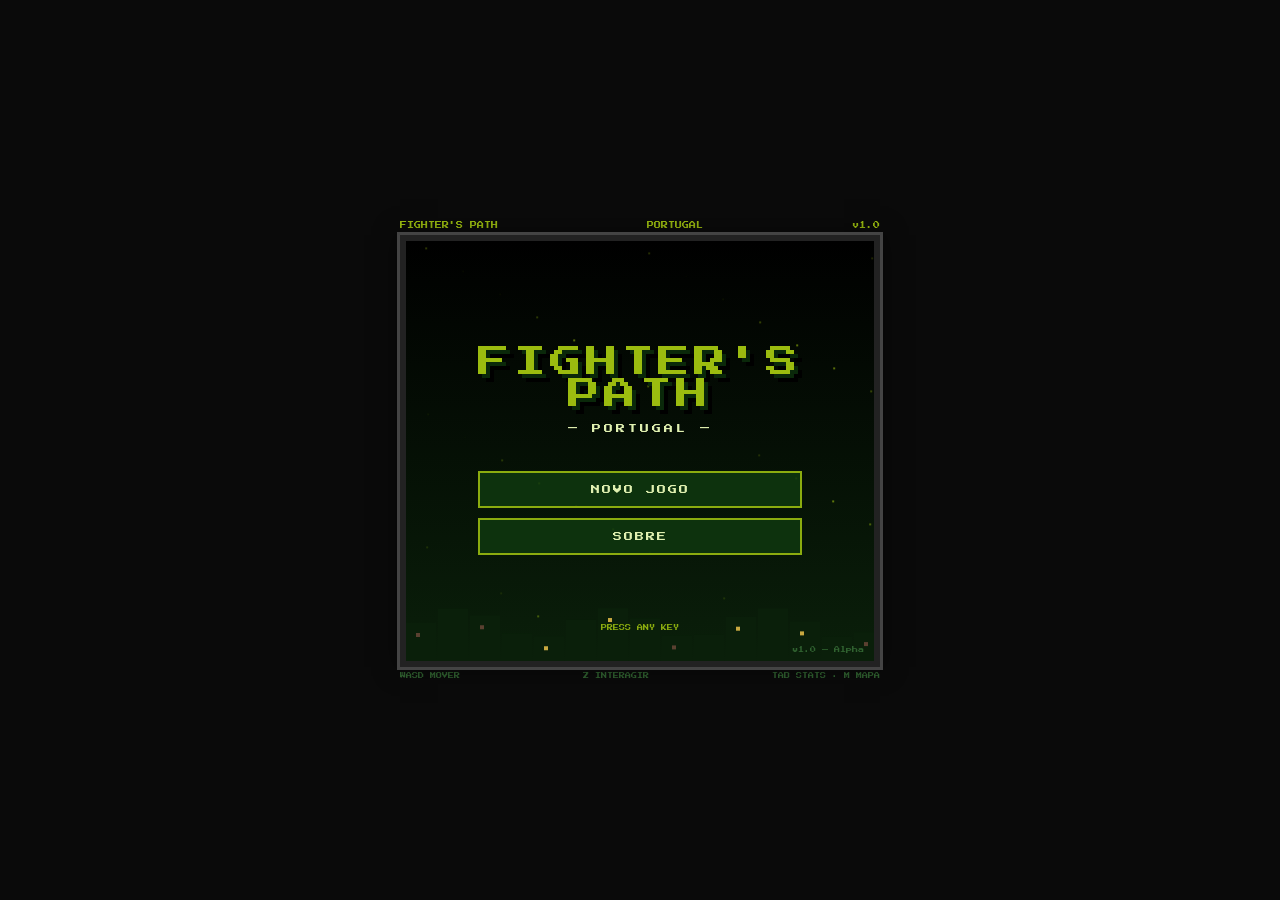
<file: webVersions/v0.05.html>
<!DOCTYPE html>
<html lang="pt">
<head>
<meta charset="UTF-8">
<meta name="viewport" content="width=device-width, initial-scale=1.0">
<title>Fighter's Path</title>
<link href="https://fonts.googleapis.com/css2?family=Press+Start+2P&display=swap" rel="stylesheet">
<style>
*{box-sizing:border-box;margin:0;padding:0;image-rendering:pixelated;}
:root{--g0:#0f380f;--g1:#306230;--g2:#8bac0f;--g3:#9bbc0f;--g4:#e0f0b0;--gd:#0a280a;--gr:#b03000;--gg:#c88000;}
html,body{width:100%;height:100%;background:#0a0a0a;display:flex;flex-direction:column;align-items:center;justify-content:center;font-family:'Press Start 2P',monospace;overflow:hidden;}
#wrap{display:flex;flex-direction:column;align-items:center;gap:6px;}
#topBar{width:480px;display:flex;justify-content:space-between;font-size:7px;color:var(--g3);}
#screen{width:480px;height:432px;background:var(--g0);border:6px solid #222;outline:3px solid #444;position:relative;overflow:hidden;box-shadow:0 0 24px rgba(0,0,0,.6);}
canvas{image-rendering:pixelated;}
#mapLayer,#fxLayer{position:absolute;inset:0;}
#fxLayer{pointer-events:none;z-index:5;}
#player{position:absolute;z-index:10;}
#hud{position:absolute;top:4px;left:4px;font-size:6px;color:var(--g4);background:rgba(10,40,10,.92);border:1px solid var(--g1);padding:5px 8px;z-index:20;line-height:2.2;border-radius:2px;}
#minimap{position:absolute;top:4px;right:4px;width:80px;height:64px;border:1px solid var(--g1);background:rgba(10,40,10,.92);z-index:20;}
#zoneTag{position:absolute;top:4px;left:50%;transform:translateX(-50%);font-size:6px;color:var(--g4);background:var(--gd);border:1px solid var(--g1);padding:4px 9px;z-index:25;white-space:nowrap;opacity:0;transition:opacity .4s;border-radius:2px;}
#dialogBox{display:none;position:absolute;bottom:0;left:0;right:0;height:100px;background:linear-gradient(180deg,var(--gd),var(--g0));border-top:4px solid var(--g1);padding:8px 10px 6px;z-index:30;}
#dName{font-size:6px;color:var(--g3);margin-bottom:5px;}
#dText{font-size:7px;color:var(--g4);line-height:1.9;}
#dPrompt{position:absolute;bottom:8px;right:10px;font-size:6px;color:var(--g2);animation:blink .9s step-end infinite;}
#fadeOv{position:absolute;inset:0;background:#000;opacity:0;pointer-events:none;z-index:50;transition:opacity .5s;}
#statusBar{width:480px;display:flex;justify-content:space-between;font-size:6px;color:var(--g1);}
@keyframes blink{50%{opacity:0;}}

/* ── TITLE SCREEN ── */
#titleScr{position:absolute;inset:0;z-index:400;display:flex;flex-direction:column;align-items:center;justify-content:center;background:linear-gradient(180deg,#000,#0a1f0a);}
#titleScr canvas{position:absolute;inset:0;z-index:1;}
#titleContent{position:relative;z-index:2;text-align:center;}
#titleLogo{font-size:32px;color:var(--g3);text-shadow:4px 4px 0 var(--gd),8px 8px 0 #000;letter-spacing:4px;animation:titlePulse 2s ease infinite alternate;line-height:1;}
@keyframes titlePulse{from{color:var(--g3);text-shadow:4px 4px 0 var(--gd),8px 8px 0 #000;}to{color:var(--gg);text-shadow:4px 4px 0 #602010,8px 8px 0 #000;}}
#titleSub{font-size:9px;color:var(--g4);margin-top:14px;letter-spacing:3px;}
#titleButtons{margin-top:38px;display:flex;flex-direction:column;gap:10px;}
.titleBtn{background:rgba(15,56,15,.85);border:2px solid var(--g2);color:var(--g4);font-family:'Press Start 2P',monospace;font-size:9px;padding:12px 32px;cursor:pointer;letter-spacing:2px;transition:all .15s;}
.titleBtn:hover{background:var(--g1);color:var(--g3);transform:translateY(-2px);box-shadow:0 4px 0 var(--gd);}
#titleVer{position:absolute;bottom:8px;right:10px;font-size:6px;color:var(--g1);z-index:3;}
#titlePress{position:absolute;bottom:30px;left:50%;transform:translateX(-50%);font-size:6px;color:var(--g2);animation:blink 1s step-end infinite;z-index:3;}

/* ── WORLD MAP ── */
#worldScr{display:none;position:absolute;inset:0;z-index:350;background:#0a1a0a;flex-direction:column;}
#worldHeader{font-size:8px;color:var(--g3);text-align:center;padding:12px;border-bottom:2px solid var(--g1);background:var(--gd);letter-spacing:2px;}
#worldMap{position:relative;flex:1;background:#1a3a4a;}
#worldMap canvas{position:absolute;inset:0;}
.world-city{position:absolute;cursor:pointer;display:flex;flex-direction:column;align-items:center;z-index:10;transition:transform .15s;}
.world-city:hover{transform:scale(1.1);}
.world-city.locked{cursor:not-allowed;opacity:.4;}
.city-pin{width:14px;height:14px;border-radius:50%;border:2px solid #fff;animation:pinPulse 2s ease infinite;}
.city-pin.boss{background:var(--gr);border-color:#fff;}
.city-pin.tutorial{background:var(--g2);}
.city-pin.locked{background:#444;border-color:#666;animation:none;}
.city-pin.cleared{background:var(--gg);}
@keyframes pinPulse{0%,100%{box-shadow:0 0 0 0 currentColor;}50%{box-shadow:0 0 0 4px transparent;}}
.city-label{font-size:7px;color:var(--g4);background:rgba(0,0,0,.8);padding:3px 7px;margin-top:4px;border-radius:2px;white-space:nowrap;}
.city-status{font-size:5px;color:var(--g2);margin-top:2px;}
#worldFooter{padding:8px 12px;border-top:2px solid var(--g1);background:var(--gd);display:flex;justify-content:space-between;font-size:6px;color:var(--g3);}
#worldBack{background:var(--g1);border:1px solid var(--g2);color:var(--g4);font-family:'Press Start 2P',monospace;font-size:6px;padding:5px 10px;cursor:pointer;}
#worldBack:hover{background:var(--g2);color:var(--g0);}

/* ── OVERLAY ── */
.overlay{display:none;position:absolute;inset:0;z-index:80;flex-direction:column;}
.ov-header{font-size:8px;color:var(--g3);border-bottom:2px solid var(--g1);padding:10px;text-align:center;background:var(--gd);}
.ov-body{flex:1;padding:10px;overflow-y:auto;background:var(--g0);}
.ov-btn{display:block;width:100%;background:var(--gd);border:1px solid var(--g1);color:var(--g4);font-family:'Press Start 2P',monospace;font-size:6px;padding:8px;cursor:pointer;text-align:left;margin:4px 0;border-radius:2px;transition:all .12s;}
.ov-btn:hover{background:var(--g1);color:var(--g3);transform:translateX(2px);}
.ov-txt{font-size:6px;color:var(--g4);line-height:2.2;margin-bottom:8px;}

/* ── BATTLE ── */
#battleScreen{display:none;position:absolute;inset:0;background:linear-gradient(180deg,var(--g0),var(--gd));flex-direction:column;z-index:100;}
#bField{width:100%;height:192px;background:linear-gradient(180deg,#2a4a2a,var(--g0));position:relative;overflow:hidden;flex-shrink:0;}
#bField::after{content:'';position:absolute;bottom:32px;left:0;right:0;height:2px;background:var(--g1);box-shadow:0 4px 0 var(--gd),0 -4px 0 var(--gd);}
#flashOv{position:absolute;inset:0;background:#fff;opacity:0;pointer-events:none;z-index:20;transition:opacity .1s;}
.sBox{position:absolute;background:var(--gd);border:2px solid var(--g2);padding:4px 6px;font-size:5px;color:var(--g4);line-height:2;border-radius:2px;}
#pSt{bottom:8px;left:6px;min-width:148px;}#eSt{top:8px;right:6px;min-width:148px;}
.sN{font-size:6px;color:var(--g3);margin-bottom:3px;}
.bRow{display:flex;align-items:center;gap:4px;margin:2px 0;}
.bL{font-size:5px;color:var(--g2);width:14px;}
.bTr{width:82px;height:6px;background:var(--gd);border:1px solid var(--g1);overflow:hidden;border-radius:1px;}
.bFi{height:100%;transition:width .35s;}
.bFi.hp{background:linear-gradient(90deg,var(--g2),var(--g3));}
.bFi.hp.low{background:linear-gradient(90deg,var(--gr),#ff6644);}
.bFi.st{background:linear-gradient(90deg,var(--gg),#ffaa44);}
.bNum{font-size:5px;color:var(--g4);min-width:32px;}
#posBan{position:absolute;top:4px;left:50%;transform:translateX(-50%);background:var(--g1);border:2px solid var(--g2);padding:3px 8px;font-size:6px;color:var(--g4);white-space:nowrap;z-index:10;border-radius:2px;}
#turnT{position:absolute;top:4px;left:4px;font-size:5px;color:var(--gg);background:var(--gd);padding:2px 5px;border:1px solid var(--g1);}
#rnT{position:absolute;top:4px;right:4px;font-size:5px;color:var(--g2);background:var(--gd);padding:2px 5px;border:1px solid var(--g1);}
#lUI{flex:1;background:var(--g0);border-top:4px solid var(--g1);display:flex;flex-direction:column;}
#mBox{padding:8px 10px;min-height:62px;border-bottom:2px solid var(--g1);font-size:7px;color:var(--g4);line-height:1.8;}
#mCur{display:inline-block;width:6px;height:6px;background:var(--g2);animation:blink .8s step-end infinite;vertical-align:middle;margin-left:2px;}
#mArea{flex:1;display:flex;}
#mainM{display:grid;grid-template-columns:1fr 1fr;width:100%;}
.mB{background:var(--g0);border:1px solid var(--g1);color:var(--g4);font-family:'Press Start 2P',monospace;font-size:7px;padding:10px 6px;cursor:pointer;text-align:center;}
.mB:hover{background:var(--g1);color:var(--g3);}
#techM{display:none;flex-direction:column;width:100%;overflow-y:auto;}
.tB{background:var(--g0);border-bottom:1px solid var(--g1);color:var(--g4);font-family:'Press Start 2P',monospace;font-size:6px;padding:7px 8px;cursor:pointer;display:flex;justify-content:space-between;align-items:center;gap:4px;}
.tB:hover{background:var(--g1);}.tB.off{opacity:.35;cursor:not-allowed;pointer-events:none;}
.tA{font-size:5px;padding:1px 4px;background:var(--g1);color:var(--g3);}
.tC{color:var(--gg);font-size:5px;}.tD{color:#ff6644;font-size:5px;}
#posM{display:none;flex-direction:column;width:100%;}
.pB{background:var(--g0);border-bottom:1px solid var(--g1);color:var(--g4);font-family:'Press Start 2P',monospace;font-size:6px;padding:7px 10px;cursor:pointer;display:flex;justify-content:space-between;}
.pB:hover,.pB.cur{background:var(--g1);color:var(--g3);}.pB.cur{border-left:3px solid var(--g2);}
#bkB{background:var(--gd);border:none;border-top:1px solid var(--g1);color:var(--g2);font-family:'Press Start 2P',monospace;font-size:6px;padding:6px;cursor:pointer;text-align:center;width:100%;}
#bkB:hover{background:var(--g1);}
#endScr{display:none;position:absolute;inset:0;background:linear-gradient(180deg,var(--g0),var(--gd));align-items:center;justify-content:center;flex-direction:column;gap:14px;z-index:200;}
#endT{font-size:18px;color:var(--g3);text-shadow:3px 3px 0 var(--gd);animation:pulse 1s ease infinite alternate;letter-spacing:3px;}
@keyframes pulse{from{color:var(--g3);}to{color:var(--gg);}}
#endS{font-size:7px;color:var(--g2);text-align:center;line-height:2;}
.eB{background:var(--g1);border:2px solid var(--g2);color:var(--g4);font-family:'Press Start 2P',monospace;font-size:7px;padding:8px 14px;cursor:pointer;margin:2px;border-radius:2px;}
.eB:hover{background:var(--g2);color:var(--g0);}
.shake{animation:shk .3s ease;}
@keyframes shk{0%,100%{transform:translateX(0);}20%{transform:translateX(-7px);}40%{transform:translateX(7px);}60%{transform:translateX(-4px);}80%{transform:translateX(4px);}}
.shE{animation:shkE .3s ease;}
@keyframes shkE{0%,100%{transform:scaleX(-1) translateX(0);}20%{transform:scaleX(-1) translateX(-7px);}40%{transform:scaleX(-1) translateX(7px);}60%{transform:scaleX(-1) translateX(-4px);}80%{transform:scaleX(-1) translateX(4px);}}

/* ── CARTEL EVENT ── */
#cartelScr{display:none;position:absolute;inset:0;background:#0a0500;z-index:98;flex-direction:column;padding:16px;}
.ct-top{font-size:9px;color:#cc2200;text-align:center;margin-bottom:14px;animation:pulse 1.5s ease infinite alternate;letter-spacing:2px;}
.ct-txt{font-size:6px;color:var(--g4);line-height:2.2;margin-bottom:10px;}
.ct-btn{background:#1a0800;border:1px solid #aa2200;color:#ff6644;font-family:'Press Start 2P',monospace;font-size:6px;padding:8px;cursor:pointer;margin:3px 0;display:block;width:100%;}
.ct-btn:hover{background:#2a1000;}
.ct-btn.good{border-color:var(--g2);color:var(--g2);}

/* ── SPEED BAG ── */
#sbScr{display:none;position:absolute;inset:0;background:var(--g0);z-index:95;flex-direction:column;align-items:center;justify-content:center;gap:12px;padding:16px;}
.sb-tgt{width:64px;height:64px;background:var(--gr);border:3px solid var(--g2);border-radius:50%;cursor:pointer;display:flex;align-items:center;justify-content:center;font-size:7px;color:#fff;transition:transform .08s;user-select:none;box-shadow:0 0 20px rgba(176,48,0,.5);}
.sb-tgt:active{transform:scale(.78);}
.sb-bar{width:240px;height:12px;background:var(--gd);border:1px solid var(--g1);}
.sb-fill{height:100%;background:linear-gradient(90deg,var(--gg),var(--g3));transition:width .08s;}

/* ── TRAVEL SCREEN ── */
#travelScr{display:none;position:absolute;inset:0;background:#000;z-index:300;align-items:center;justify-content:center;flex-direction:column;gap:14px;}
.travel-icon{font-size:54px;animation:travel 2.4s ease infinite;}
@keyframes travel{0%,100%{transform:translateX(-40px);}50%{transform:translateX(40px);}}
.travel-text{font-size:9px;color:var(--g3);text-align:center;letter-spacing:2px;}
.travel-sub{font-size:6px;color:var(--g2);text-align:center;}

/* ── INTRO CUTSCENE ── */
#introScr{display:none;position:absolute;inset:0;background:#000;z-index:380;flex-direction:column;align-items:center;justify-content:center;padding:30px;text-align:center;}
.intro-text{font-size:8px;color:var(--g4);line-height:2.2;letter-spacing:1px;max-width:380px;}
.intro-quote{font-size:9px;color:var(--g3);font-style:italic;margin:18px 0;}
.intro-skip{position:absolute;bottom:20px;right:20px;font-size:6px;color:var(--g1);}
</style>
</head>
<body>
<div id="wrap">
  <div id="topBar"><span>FIGHTER'S PATH</span><span id="aN">PORTUGAL</span><span id="ver">v1.0</span></div>
  <div id="screen">

    <!-- TITLE SCREEN -->
    <div id="titleScr">
      <canvas id="titleBg" width="480" height="432"></canvas>
      <div id="titleContent">
        <div id="titleLogo">FIGHTER'S<br>PATH</div>
        <div id="titleSub">— PORTUGAL —</div>
        <div id="titleButtons">
          <button class="titleBtn" id="newGameBtn">NOVO JOGO</button>
          <button class="titleBtn" id="continueBtn" style="display:none">CONTINUAR</button>
          <button class="titleBtn" id="aboutBtn">SOBRE</button>
        </div>
      </div>
      <div id="titlePress">PRESS ANY KEY</div>
      <div id="titleVer">v1.0 — Alpha</div>
    </div>

    <!-- INTRO CUTSCENE -->
    <div id="introScr">
      <div id="introContent" class="intro-text"></div>
      <div class="intro-skip">[Z] continuar</div>
    </div>

    <!-- WORLD MAP -->
    <div id="worldScr">
      <div id="worldHeader">🗺️ MAPA DE PORTUGAL</div>
      <div id="worldMap">
        <canvas id="worldBg" width="480" height="320"></canvas>
        <div class="world-city" id="city-montijo" style="left:200px;top:200px"
             onclick="enterRegion('montijo')">
          <div class="city-pin tutorial"></div>
          <div class="city-label">MONTIJO</div>
          <div class="city-status" id="status-montijo">BJJ · Tutorial</div>
        </div>
        <div class="world-city" id="city-lisboa" style="left:160px;top:170px"
             onclick="enterRegion('lisboa')">
          <div class="city-pin boss"></div>
          <div class="city-label">LISBOA</div>
          <div class="city-status" id="status-lisboa">Boxe · Boss</div>
        </div>
        <div class="world-city" id="city-porto" style="left:200px;top:60px"
             onclick="enterRegion('porto')">
          <div class="city-pin locked"></div>
          <div class="city-label">PORTO</div>
          <div class="city-status" id="status-porto">Karate</div>
        </div>
      </div>
      <div id="worldFooter">
        <button id="worldBack" onclick="returnToTitle()">◀ TÍTULO</button>
        <span id="worldStats">💰 0 · 🏆 0/3</span>
      </div>
    </div>

    <!-- GAME WORLD -->
    <canvas id="mapLayer" width="480" height="432"></canvas>
    <canvas id="fxLayer" width="480" height="432"></canvas>
    <canvas id="player" width="16" height="22" style="position:absolute;z-index:10;"></canvas>

    <div id="hud" style="display:none">HP <span id="hHP">100</span>/100 ST <span id="hST">80</span>/80<br>💰<span id="hCO">0</span> 📍<span id="hZO">—</span></div>
    <canvas id="minimap" width="80" height="64" style="position:absolute;top:4px;right:4px;z-index:20;display:none"></canvas>
    <div id="zoneTag"></div>

    <div id="dialogBox"><div id="dName"></div><div id="dText"></div><div id="dPrompt">▼ Z</div></div>
    <div id="fadeOv"></div>

    <!-- BATTLE -->
    <div id="battleScreen">
      <div id="bField">
        <div id="flashOv"></div>
        <div id="turnT">SEU TURNO</div><div id="rnT">RND 1</div>
        <div id="posBan">EM PÉ</div>
        <canvas id="pSpr" width="56" height="72" style="position:absolute;bottom:34px;left:36px;"></canvas>
        <canvas id="eSpr" width="56" height="72" style="position:absolute;bottom:34px;right:36px;transform:scaleX(-1);"></canvas>
        <div class="sBox" id="pSt"><div class="sN">RUI SANTOS</div>
          <div class="bRow"><div class="bL">HP</div><div class="bTr"><div class="bFi hp" id="pHB" style="width:100%"></div></div><div class="bNum" id="pHN">100</div></div>
          <div class="bRow"><div class="bL">ST</div><div class="bTr"><div class="bFi st" id="pSB" style="width:100%"></div></div><div class="bNum" id="pSN">80</div></div></div>
        <div class="sBox" id="eSt"><div class="sN" id="eN">???</div>
          <div class="bRow"><div class="bL">HP</div><div class="bTr"><div class="bFi hp" id="eHB" style="width:100%"></div></div><div class="bNum" id="eHN">100</div></div>
          <div class="bRow"><div class="bL">ST</div><div class="bTr"><div class="bFi st" id="eSB" style="width:100%"></div></div><div class="bNum" id="eSN">90</div></div></div>
      </div>
      <div id="lUI">
        <div id="mBox"><span id="mTxt"></span><span id="mCur"></span></div>
        <div id="mArea">
          <div id="mainM">
            <button class="mB" onclick="showTech()">⚔ TÉCNICAS</button>
            <button class="mB" onclick="showPos()">🔄 POSIÇÃO</button>
            <button class="mB" onclick="doRest()">💤 DESCANSAR</button>
            <button class="mB" onclick="doFlee()">🏃 FUGIR</button>
          </div>
          <div id="techM"></div><div id="posM"></div>
        </div>
      </div>
      <div id="endScr">
        <div id="endT">VITÓRIA!</div><div id="endS"></div>
        <div style="display:flex;flex-wrap:wrap;justify-content:center;gap:4px;margin-top:4px;">
          <button class="eB" onclick="returnToMap()">◀ MAPA</button>
          <button class="eB" onclick="openStats()">📊 STATS</button>
        </div>
      </div>
    </div>

    <!-- OVERLAYS -->
    <div id="gymScr" class="overlay"><div class="ov-header" id="gymT">GINÁSIO</div><div class="ov-body" id="gymB"></div></div>
    <div id="statsScr" class="overlay"><div class="ov-header">📊 FICHA DO LUTADOR</div><div class="ov-body" id="statsB"></div></div>
    <div id="shopScr" class="overlay"><div class="ov-header" style="color:var(--gg)">🛒 LOJA</div><div class="ov-body" id="shopB"></div></div>

    <!-- CARTEL -->
    <div id="cartelScr">
      <div class="ct-top">⚠ ORDEM DO CARTEL ⚠</div>
      <div class="ct-txt" id="ctTxt"></div>
      <div id="ctCh"></div>
    </div>

    <!-- SPEED BAG -->
    <div id="sbScr">
      <div style="font-size:8px;color:var(--gr);text-align:center;letter-spacing:2px;">SPEED BAG TRAINING</div>
      <div style="font-size:6px;color:var(--g2);text-align:center;" id="sbInfo">Carrega 20x em 15s!</div>
      <div class="sb-tgt" id="sbTgt" onclick="hitBag()">HIT!</div>
      <div class="sb-bar"><div class="sb-fill" id="sbFill" style="width:0%"></div></div>
      <div style="font-size:7px;color:var(--g4);text-align:center;" id="sbScore">0/20</div>
      <button class="ov-btn" id="sbClose" style="display:none;width:auto;text-align:center;" onclick="closeSb()">◀ VOLTAR</button>
    </div>

    <!-- TRAVEL -->
    <div id="travelScr">
      <div class="travel-icon" id="travelIcon">⛴️</div>
      <div class="travel-text" id="travelText">A viajar...</div>
      <div class="travel-sub" id="travelSub"></div>
    </div>
  </div>
  <div id="statusBar"><span>WASD MOVER</span><span>Z INTERAGIR</span><span>TAB STATS · M MAPA</span></div>
</div>
<script>
// ═════════════════════════════════════════════════════
// FIGHTER'S PATH — JOGO COMPLETO v1.0
// ═════════════════════════════════════════════════════

// ─── PLAYER ───
let P={
  tx:14,ty:24,facing:'down',anim:0,
  hp:100,mHp:100,st:80,mSt:80,coins:0,
  belts:{boxe:false,judo:false,capoeira:false,bjj:false,karate:false},
  ratings:{boxe:0,judo:0,capoeira:0,bjj:0,wrestling:0,karate:0},
  done:new Set(),
  region:'montijo',
  cartel:null,seamusStrong:false,
  sbDone:false,judoDone:false,capDone:false,
  bucal:false,rosin:false,
  introSeen:false,
};

const SAVE_KEY='fp_save_v1';

function save(){
  try{
    const s={...P,done:[...P.done]};
    localStorage.setItem(SAVE_KEY,JSON.stringify(s));
  }catch(e){}
}
function loadSave(){
  try{
    const raw=localStorage.getItem(SAVE_KEY);
    if(!raw)return null;
    const s=JSON.parse(raw);
    s.done=new Set(s.done||[]);
    return s;
  }catch(e){return null;}
}
function hasSave(){return !!localStorage.getItem(SAVE_KEY);}

// ─── GAME STATE ───
const GS={dlg:false,battle:false,gym:false,stats:false,shop:false,cartel:false,sb:false,
  npc:null,step:0,dTimer:null,scene:'title'};
let B={};
let frameCount=0;

// ─── REGIONS ─── (data lives here, swapped on entering)
const REGIONS={
  montijo:{
    name:'MONTIJO',
    spawn:{tx:14,ty:24,facing:'up'},
    raw:[
      "GGGGGGGGGGGGGGGGGGGGGGGGGGGGGG",
      "GGTTGGGGGGGGGGGGGGGGGGGGGGTTGG",
      "GGTTGGTTGGGGTTTGGGGGGTTGGGTTGG",
      "GG  RR  TTGGGTTGGGGGGTTGGG  GG",
      "GG  RR    TTGGGGGGGGGTTGGG  GG",
      "GG  RRSSSSSSSSSSSSSSSSSSGGG  G",
      "GG  RRSSSSSSSSSSSSSSSSSSGGG  G",
      "GGGGRR    BBBBBB           GGG",
      "GGGGRR    BBGGBB           GGG",
      "GGGGRR    DDGGBB           GGG",
      "GGGGRR    BBBBBB     SSSGGGGGG",
      "GGGGRR               SSSGGGGGG",
      "RRRRRRRRRRRRRRRRRRRRRRRRRRRRRR",
      "RRRRRRRRRRRRRRRRRRRRRRRRRRRRRR",
      "GG    SSSSSSSSS BBBB    SSSSGG",
      "GGTT  SSSSSSSSS BBBB    SSSSGG",
      "GGTTSSSSSSSSSSSSBBBB SSSSSSSGG",
      "GGTTSSSSSSSSSSSSBBBB SSSSSSSGG",
      "GG  SSS LLLL  SSBBBBSSSSSSSGG",
      "GG  SSS LLLL  SSSSSSSSSSSSSGG",
      "GG  KKKKKKKKKKKKKKKKKKKKKK GG",
      "GG  KKKKKKKKKKKKKKKKKKKKKK GG",
      "WW  KKK          BBBB     WWWW",
      "WWWWKKK          BBBB    WWWWW",
      "WWWWWWWW                 WWWWW",
      "WWWWWWWWWWWWWWWWWWWWWWWWWWWWWW",
      "WWWWWWWWWWWWWWWWWWWWWWWWWWWWWW",
    ],
    palette:'tropical',
    zones:[
      {n:'Doca do Tejo',x1:0,y1:20,x2:29,y2:24},
      {n:'Salinas',x1:0,y1:14,x2:29,y2:19},
      {n:'Centro Academia',x1:0,y1:7,x2:29,y2:11},
    ],
    npcs:[
      {id:'mont_estivador',tx:8,ty:14,col:'#5a4830',hair:'#1a0800',name:'ESTIVADOR',
       lines:["Bom dia!","Aqui é Montijo.","O Carlão tem academia ali — treina BJJ.","Para Lisboa? Apanha o ferry da doca."]},
      {id:'mont_carlao',tx:14,ty:8,col:'#22aa22',hair:'#1a0a00',name:'MESTRE CARLÃO',
       lines:["Eaí, irmão!","Bem-vindo à Academia Gracie Sul.","No chão, todos somos iguais.","Quer testar comigo?"],
       battle:true,
       enemy:{name:'CARLOS "FORMIGA"',hp:90,mHp:90,st:85,mSt:85,style:'bjj',
         pal:{skin:'#c07840',hair:'#1a0a00',gi:'#22aa22',belt:'#1a1a1a',dark:'#114411'},
         reward:'FAIXA BJJ BRANCA · BJJ +25',coins:80,
         post:["Boa luta, irmão!","A tua faixa é apenas o começo.","Vai para Lisboa. O Seamus espera-te."]}},
      {id:'mont_aluno',tx:18,ty:10,col:'#229922',hair:'#0a0a0a',name:'ALUNO BJJ',
       lines:["Acabei o treino agora!","Quer rolar?"],battle:true,
       enemy:{name:'ALUNO BJJ',hp:60,mHp:60,st:65,mSt:65,style:'bjj',
         pal:{skin:'#d4a060',hair:'#0a0a0a',gi:'#229922',belt:'#ffffff',dark:'#114411'},
         reward:'BJJ +8',coins:25,post:["Boa! Aprendi muito."]}},
      {id:'mont_rapaz',tx:6,ty:18,col:'#4488cc',hair:'#bb6622',name:'RAPAZ DA SALINA',
       lines:["O sal vem do Tejo, evapora ao sol.","O Carlão é forte como touro."]},
      {id:'mont_pescador',tx:22,ty:22,col:'#4a3820',hair:'#888888',name:'PESCADOR',
       lines:["Olha o Tejo aqui, jovem.","Lisboa fica do outro lado."]},
      {id:'mont_ferry',tx:14,ty:23,col:'#3a3a3a',hair:'#a0a0a0',name:'CAPITÃO DO FERRY',
       lines:["Ferry para Lisboa!","Sai assim que estiveres pronto."],ferry:'lisboa'},
    ],
    gymDoor:{rows:[9],check:(r,c)=>r===9&&c>=10&&c<=11},
    gym:{name:'ACADEMIA GRACIE SUL',art:'bjj',boss:'mont_carlao',
      desc:'Tatami verde e amarelo. Bandeiras do Brasil.\nMestre Carlão "Formiga" no fundo.',
      students:['mont_aluno']},
  },
  lisboa:{
    name:'LISBOA',
    spawn:{tx:4,ty:20,facing:'right'},
    raw:[
      "BBBBBBBBBBBBBBBBBBBBBBBBBBBBBB",
      "BBBBBBBBBBBBBBBBBBBBBBBBBBBBBB",
      "BB  RRRRRRRRRRRRRRRRRR  BBBBBB",
      "BB  RRRRRRRRRRRRRRRRRR  BBBBBB",
      "BBARR TTTT      TTTT RR BBBBBB",
      "BBARR TTTT BGBB TTTT RR BBBBBB",
      "BBARR      BGBB      RR BBBBBB",
      "BBARR      DBBB      RR BBBBBB",
      "BBARR SSSSSSSSSSSSSS RR BBBBBB",
      "BA RR SSSSSSSSSSSSSS RR BBBBBB",
      "   RR                RR BBBBBB",
      "   RR                RR BBBBBB",
      "RRRRRRRRRRRRRRRRRRRRRRRR RRRRR",
      "RRRRRRRRRRRRRRRRRRRRRRRR RRRRR",
      "CCCCCC     BBBBB BBBBBBBBBLLLL",
      "CCCCCC     BGYBB BBBBBBBBBLLLL",
      "CCCCCC     DGYBB AAAAAABBBBLLL",
      "CCCCCC     BBBBB AAAAAABBBBBBB",
      "  RRRR     AAAAA AAAAAABBBBBBB",
      "  RRRR TTTTTTTTT BBBBBBBBBBBBB",
      "SSSSSSSSSSSSSSSSSSSSSSSSSSSSS",
      "SSSSSSSSSSSSSSSSSSSSSSSSSSSSS",
      "BB     CCCCCCCCCC   IIIIIIIBB",
      "BB     CCCCCCCCCC   IIIIIIIBB",
      "BBEEEE CCCCCCCCCC   BBBBBBBBB",
      "BBEEEE CCCCCCCCCC   BBBBBBBBB",
      "WWWWWWWWWWWWWWWWWWWWWWWWWWWWWW",
    ],
    palette:'urban',
    zones:[
      {n:'Cais do Sodré',x1:0,y1:18,x2:6,y2:25},
      {n:'Bairro Alto',x1:0,y1:0,x2:5,y2:11},
      {n:'Mouraria',x1:7,y1:12,x2:18,y2:19},
      {n:'Alfama',x1:19,y1:14,x2:29,y2:19},
      {n:'Martim Moniz',x1:0,y1:20,x2:29,y2:21},
      {n:'Intendente',x1:20,y1:22,x2:29,y2:25},
      {n:'Praça do Comércio',x1:7,y1:22,x2:19,y2:25},
    ],
    npcs:[
      {id:'lis_info',tx:3,ty:22,col:'#4488cc',hair:'#886644',name:'INFORMADOR',
       lines:["Bem-vindo a Lisboa!","6 zonas para explorar.","O Gallagher's fica em Mouraria.","A Ana Guerreiro conhece bem o terreno."]},
      {id:'lis_ana',tx:2,ty:8,col:'#cc2244',hair:'#1a0800',name:'ANA GUERREIRO',
       lines:["Rui, certo?","Treinas Lisboa toda?","O Seamus é duro mas honesto.","Cuidado com o Cartel no Intendente."]},
      {id:'lis_jinga',tx:3,ty:6,col:'#228822',hair:'#1a0a00',name:'MESTRE JINGA',
       lines:["Axé!","Bairro Alto: capoeira de raiz.","Vamos jogar!"],battle:true,
       enemy:{name:'MESTRE JINGA',hp:70,mHp:70,st:85,mSt:85,style:'capoeira',
         pal:{skin:'#c07840',hair:'#1a0a00',gi:'#228822',belt:'#ffff00',dark:'#004400'},
         reward:'Capoeira +20 · Faixa',coins:25,post:["Boa! Volta para treinar."]}},
      {id:'lis_fernao',tx:22,ty:18,col:'#888880',hair:'#e8e8e8',name:'SENSEI FERNÃO',
       lines:["...","O teu porte é de quem já lutou muito.","O corpo não mente.","Treina Judo comigo. Sem cobrar.","Mas guarda este momento."],
       afterDlg:'judoOffer'},
      {id:'lis_chad',tx:8,ty:20,col:'#4488cc',hair:'#bb8844',name:'CHAD',
       lines:["Dude, where is the gym?","College wrestling. Wanna go?"],battle:true,
       enemy:{name:'CHAD',hp:75,mHp:75,st:70,mSt:70,style:'wrestling',
         pal:{skin:'#f0c890',hair:'#bb8844',gi:'#4488cc',belt:'#ffff00',dark:'#224488'},
         reward:'Wrestling +10',coins:30,post:["Good fight! Lisboa rocks!"]}},
      {id:'lis_velho',tx:12,ty:24,col:'#888880',hair:'#e8e8e8',name:'VELHO DO BAIRRO',
       lines:["O Gallagher's sempre esteve ali.","O Seamus bebe demais mas luta como ninguém."]},
      {id:'lis_lojeiro',tx:15,ty:20,col:'#c88000',hair:'#1a0800',name:'LOJEIRO',
       lines:["Bem-vindo à loja!"],isShop:true},
      {id:'lis_guarda',tx:28,ty:22,col:'#556655',hair:'#334433',name:'FISCAL CP',
       lines:["Linha para Porto sai daqui.","Mas só com a faixa de boxe.","Vence o Seamus primeiro!"]},
      {id:'lis_porto',tx:27,ty:23,col:'#3a3a3a',hair:'#a0a0a0',name:'BILHETEIRA',
       lines:["Comboio para Porto.","30 coins, com faixa de boxe."],ferry:'porto',ferryCheck:'boxe',ferryPrice:30},
      {id:'lis_agent',tx:23,ty:23,col:'#222',hair:'#111',name:'AGENTE ???',
       lines:["Eu não disse nada.","Pensa bem no que vais fazer."],_hidden:true},
    ],
    gymDoor:{check:(r,c)=>(r===7&&c===10)||(r===16&&c===11)},
    gym:{type:'gallagher'},
  },
  porto:{
    name:'PORTO',
    spawn:{tx:14,ty:24,facing:'up'},
    raw:[
      "BBBBBBBBBBBBBBBBBBBBBBBBBBBBBB",
      "BBBBBBBBBBBBBBBBBBBBBBBBBBBBBB",
      "BB  RRRRRRRRRRRRRRRRRRRR  BBBB",
      "BB  RRRRRRRRRRRRRRRRRRRR  BBBB",
      "BB  RR    BBBBB BBBB    RR BB",
      "BB  RR    BGGBB BBBB    RR BB",
      "BB  RR    BGGBB BBBB    RR BB",
      "BB  RR    DGGBB BBBB    RR BB",
      "BB  RR    BBBBB         RR BB",
      "BB  RR  TTTTTTTTTTTTTT  RR BB",
      "BB  RR                  RR BB",
      "BB  RR                  RR BB",
      "RRRRRRRRRRRRRRRRRRRRRRRRRRRRR",
      "RRRRRRRRRRRRRRRRRRRRRRRRRRRRR",
      "BB    CCCCCCCCCCCCCCCC    BB",
      "BB    CCCCCCCCCCCCCCCC    BB",
      "BB    CCCCCCCCCCCCCCCC    BB",
      "BB    CCCCCCCCCCCCCCCC    BB",
      "BB    SSSSSSSSSSSSSSSS    BB",
      "BB    SSSSSSSSSSSSSSSS    BB",
      "BB    KKKKKKKKKKKKKKKK    BB",
      "BB    KKKKKKKKKKKKKKKK    BB",
      "BB    KKKKKKKKKKKKKKKK    BB",
      "WWWWWWWWWWWWWWWWWWWWWWWWWWWWWW",
      "WWWWWWWWWWWWWWWWWWWWWWWWWWWWWW",
      "WWWWWWWWWWWWWWWWWWWWWWWWWWWWWW",
      "WWWWWWWWWWWWWWWWWWWWWWWWWWWWWW",
    ],
    palette:'northern',
    zones:[
      {n:'Estação São Bento',x1:0,y1:0,x2:29,y2:11},
      {n:'Baixa Histórica',x1:0,y1:12,x2:29,y2:17},
      {n:'Praça do Cubo',x1:0,y1:18,x2:29,y2:19},
      {n:'Ribeira / Douro',x1:0,y1:20,x2:29,y2:23},
    ],
    npcs:[
      {id:'por_velho',tx:5,ty:14,col:'#665',hair:'#ddd',name:'TRIPEIRO',
       lines:["Olha tu.","Aqui no Porto, granito e chuva.","O Sensei Kenji é severo. Avisa-te."]},
      {id:'por_kenji',tx:14,ty:6,col:'#1a1a1a',hair:'#000',name:'SENSEI KENJI',
       lines:["...","Osu.","O Karate não é violência. É disciplina.","Mas para entrares no dojo, prova-me que mereces.","Vamos."],battle:true,
       enemy:{name:'SENSEI KENJI MOTA',hp:140,mHp:140,st:100,mSt:100,style:'karate',
         pal:{skin:'#e0c090',hair:'#000',gi:'#ffffff',belt:'#1a1a1a',dark:'#aaa'},
         reward:'FAIXA AMARELA KYOKUSHIN · Karate +30',coins:120,
         post:["Osu.","Bem feito.","O teu corpo aprende rápido.","Volta ao sul. A tua história ainda não acabou."]}},
      {id:'por_aluno',tx:18,ty:10,col:'#fff',hair:'#000',name:'ALUNO KARATE',
       lines:["Osu!","Treino aqui há 3 anos.","Quer testar?"],battle:true,
       enemy:{name:'ALUNO KARATE',hp:80,mHp:80,st:75,mSt:75,style:'karate',
         pal:{skin:'#d4a060',hair:'#000',gi:'#ffffff',belt:'#ffffff',dark:'#aaa'},
         reward:'Karate +10',coins:35,post:["Osu! Treino bem ensinado."]}},
      {id:'por_estudante',tx:8,ty:18,col:'#5577cc',hair:'#1a0800',name:'ESTUDANTE KOREAN',
       lines:["Annyeong!","Estudo na FEUP.","Treino Taekwondo em casa."]},
      {id:'por_pescador',tx:22,ty:22,col:'#4a3820',hair:'#888',name:'PESCADOR DOURO',
       lines:["O Douro é mais bravo que o Tejo.","Mas tem o melhor vinho do mundo."]},
      {id:'por_lojeiro',tx:6,ty:16,col:'#c88000',hair:'#1a0800',name:'LOJEIRO PORTO',
       lines:["Tudo barato!"],isShop:true},
    ],
    gymDoor:{check:(r,c)=>r===7&&c===10},
    gym:{type:'bushido'},
  },
};

// ─── CURRENT REGION DATA ───
let curRegion=null,MAP=null,RAW=null,COLS=30,ROWS=27;
const TL=16;
const WALKABLE=new Set([0,1,2,4]);

function loadRegion(id){
  const r=REGIONS[id];
  curRegion=r;
  RAW=r.raw;
  ROWS=RAW.length;
  MAP=RAW.map(row=>[...Array(COLS)].map((_,c)=>charToTile(row[c]||'G')));
  P.region=id;
  if(r.spawn){P.tx=r.spawn.tx;P.ty=r.spawn.ty;P.facing=r.spawn.facing;}
  document.getElementById('aN').textContent=r.name;
  // Reset hidden flags per region
  if(id==='lisboa'){
    const ag=r.npcs.find(n=>n.id==='lis_agent');
    if(ag)ag._hidden=P.cartel===null;
  }
}
function charToTile(c){
  return {G:0,T:11,R:2,S:1,B:3,D:4,W:5,L:9,A:8,C:7,K:8,Y:7,I:9,E:10}[c]??0;
}

// ─── ZONES ───
let lastZ='';
function chkZone(){
  const r=curRegion;if(!r)return;
  for(const z of r.zones){
    if(P.tx>=z.x1&&P.tx<=z.x2&&P.ty>=z.y1&&P.ty<=z.y2){
      if(z.n!==lastZ){
        lastZ=z.n;
        document.getElementById('aN').textContent=r.name+' — '+z.n.toUpperCase();
        document.getElementById('hZO').textContent=z.n.split(' ')[0];
        showZTag(z.n);
        if(z.n==='Intendente'&&P.cartel===null&&!GS.cartel)setTimeout(triggerCartel,700);
      }return;
    }
  }
}
function showZTag(n){
  const e=document.getElementById('zoneTag');
  e.textContent='📍 '+n;e.style.opacity='1';
  clearTimeout(e._t);e._t=setTimeout(()=>e.style.opacity='0',2800);
}

// ─── TILES (enhanced graphics) ───
const mc=document.getElementById('mapLayer').getContext('2d');
const fx=document.getElementById('fxLayer').getContext('2d');
mc.imageSmoothingEnabled=false;fx.imageSmoothingEnabled=false;

const PALETTES={
  tropical:{grass:'#3a6a3a',grass2:'#346434',road:'#3a3a3a',building:'#7a6040'},
  urban:{grass:'#2a5a2a',grass2:'#245024',road:'#444',building:'#7a6040'},
  northern:{grass:'#3a5a3a',grass2:'#2a4a2a',road:'#3a3a3a',building:'#666'},
};

function drawTile(ctx,x,y,t,ck,frame){
  const px=x*TL,py=y*TL;
  const pal=PALETTES[curRegion?.palette]||PALETTES.urban;
  switch(t){
    case 0: // grass
      ctx.fillStyle=(ck%2===0)?pal.grass:pal.grass2;
      ctx.fillRect(px,py,TL,TL);
      if((x*7+y*13)%9===0){
        ctx.fillStyle='#4a8a4a';
        ctx.fillRect(px+3,py+10,2,3);
        ctx.fillRect(px+8,py+12,2,2);
        ctx.fillRect(px+12,py+9,2,3);
      }
      if((x*3+y*5)%17===0){
        ctx.fillStyle='#ffeeaa';
        ctx.fillRect(px+5,py+5,2,2);
      }
      break;
    case 1: // sidewalk
      ctx.fillStyle=(ck%2===0)?'#c8bfa8':'#b8af98';
      ctx.fillRect(px,py,TL,TL);
      ctx.strokeStyle='rgba(0,0,0,.15)';
      ctx.lineWidth=.5;
      ctx.beginPath();
      if(x%3===0){ctx.moveTo(px+8,py);ctx.lineTo(px+8,py+TL);}
      if(y%3===0){ctx.moveTo(px,py+8);ctx.lineTo(px+TL,py+8);}
      ctx.stroke();
      break;
    case 2: // road
      ctx.fillStyle=(ck%2===0)?'#3a3a3a':'#333';
      ctx.fillRect(px,py,TL,TL);
      if(y%3===1&&x>2&&x<COLS-2){ctx.fillStyle='#cc7';ctx.fillRect(px+5,py+7,6,2);}
      if((x*5+y*7)%11===0){ctx.fillStyle='#555';ctx.fillRect(px+2,py+3,1,1);ctx.fillRect(px+11,py+9,1,1);}
      break;
    case 3: // building
      ctx.fillStyle=pal.building;
      ctx.fillRect(px,py,TL,TL);
      ctx.fillStyle='#5a4030';
      ctx.fillRect(px,py+5,TL,1);
      ctx.fillRect(px,py+11,TL,1);
      ctx.fillStyle='#8a7050';
      for(let i=0;i<3;i++)ctx.fillRect(px+(i*5+(y%2)*3)%TL,py+(i*4+1),3,3);
      if(x%3===1&&y%3===1){
        ctx.fillStyle='#e8c860';
        ctx.fillRect(px+4,py+3,4,5);
        ctx.fillRect(px+10,py+3,4,5);
        ctx.fillStyle='#c0a040';
        ctx.fillRect(px+4,py+3,4,1);
        ctx.fillRect(px+10,py+3,4,1);
      }
      break;
    case 4: // door
      ctx.fillStyle='#5a3015';ctx.fillRect(px,py,TL,TL);
      ctx.fillStyle='#a06030';ctx.fillRect(px+3,py+3,10,12);
      ctx.fillStyle='#8b4513';ctx.fillRect(px+5,py+3,1,12);ctx.fillRect(px+10,py+3,1,12);
      ctx.fillStyle='#ffd700';ctx.fillRect(px+11,py+8,2,2);
      ctx.fillStyle='#d4af37';ctx.fillRect(px+4,py+1,8,2);
      break;
    case 5: // water (animated)
      ctx.fillStyle='#1c4a78';ctx.fillRect(px,py,TL,TL);
      const wave=Math.sin((frame*0.04)+(x*0.5)+(y*0.3))*2;
      ctx.fillStyle='#2c5a8c';ctx.fillRect(px,py+wave,TL,2);
      if((x+y+Math.floor(frame/20))%4===0){ctx.fillStyle='#3c6a9c';ctx.fillRect(px+3,py+8,8,1);}
      if((x*3+y*5+Math.floor(frame/30))%13===0){ctx.fillStyle='#e0f0ff';ctx.fillRect(px+5,py+4,3,1);}
      break;
    case 7: // cobblestone (Mouraria/Porto)
      ctx.fillStyle=(ck%2===0)?'#9a8868':'#8a7858';
      ctx.fillRect(px,py,TL,TL);
      ctx.strokeStyle='#6a5838';
      ctx.lineWidth=.5;
      ctx.strokeRect(px+1,py+1,7,7);
      ctx.strokeRect(px+9,py+9,6,6);
      ctx.strokeRect(px+9,py+1,6,7);
      ctx.strokeRect(px+1,py+9,7,6);
      break;
    case 8: // azulejos / dock wood (context)
      if(curRegion?.name==='MONTIJO'){
        // dock wood
        ctx.fillStyle='#6a4825';ctx.fillRect(px,py,TL,TL);
        ctx.fillStyle='#5a3815';ctx.fillRect(px,py+5,TL,1);ctx.fillRect(px,py+10,TL,1);
        ctx.fillStyle='#222';ctx.fillRect(px+2,py+2,1,1);ctx.fillRect(px+13,py+2,1,1);
        ctx.fillRect(px+2,py+13,1,1);ctx.fillRect(px+13,py+13,1,1);
      } else {
        // azulejos
        ctx.fillStyle='#4488cc';ctx.fillRect(px,py,TL,TL);
        ctx.fillStyle='#2255aa';
        ctx.fillRect(px+1,py+1,6,6);ctx.fillRect(px+9,py+1,6,6);
        ctx.fillRect(px+1,py+9,6,6);ctx.fillRect(px+9,py+9,6,6);
      }
      break;
    case 9: // salinas / sub-gym
      ctx.fillStyle='#e8e0d0';ctx.fillRect(px,py,TL,TL);
      ctx.fillStyle='#fff';
      ctx.fillRect(px+3,py+3,2,2);ctx.fillRect(px+9,py+8,2,2);ctx.fillRect(px+5,py+11,2,2);
      ctx.fillStyle='#8a7858';
      if(x%4===0)ctx.fillRect(px,py,1,TL);
      if(y%4===0)ctx.fillRect(px,py,TL,1);
      break;
    case 10: // blocked
      ctx.fillStyle='#333';ctx.fillRect(px,py,TL,TL);
      ctx.fillStyle='#222';ctx.fillRect(px+6,py+3,4,10);ctx.fillRect(px+3,py+6,10,4);
      break;
    case 11: // tree
      ctx.fillStyle='#3a2010';ctx.fillRect(px+6,py+11,4,5);
      ctx.fillStyle='rgba(0,0,0,.2)';ctx.fillRect(px+3,py+15,10,1);
      ctx.fillStyle='#1a4a08';
      ctx.beginPath();ctx.arc(px+8,py+7,7,0,Math.PI*2);ctx.fill();
      ctx.fillStyle='#2a6a18';
      ctx.beginPath();ctx.arc(px+6,py+5,4,0,Math.PI*2);ctx.fill();
      ctx.fillStyle='#3a7a28';ctx.fillRect(px+5,py+3,2,2);
      break;
  }
}

// Special tile overrides per region
function drawSpecialTile(ctx,x,y,c,ck,frame){
  if(curRegion?.name==='LISBOA'&&c==='G'){
    // gym red roof (Mouraria/Bairro Alto)
    ctx.fillStyle='#8b0000';ctx.fillRect(x*TL,y*TL,TL,TL);
    ctx.fillStyle='#cc2200';ctx.fillRect(x*TL+2,y*TL+2,12,3);
    ctx.fillStyle='#ff6644';ctx.fillRect(x*TL+4,y*TL+3,8,1);
  }
  if(curRegion?.name==='MONTIJO'&&c==='G'){
    // gym brazilian green
    ctx.fillStyle='#22aa22';ctx.fillRect(x*TL,y*TL,TL,TL);
    if(y%3===0){
      ctx.fillStyle='#ffdd00';ctx.fillRect(x*TL+2,y*TL+2,3,2);
      ctx.fillStyle='#0066ff';ctx.fillRect(x*TL+11,y*TL+2,3,2);
    }
  }
  if(curRegion?.name==='PORTO'&&c==='G'){
    // dojo black/red
    ctx.fillStyle='#1a1a1a';ctx.fillRect(x*TL,y*TL,TL,TL);
    ctx.fillStyle='#cc2200';ctx.fillRect(x*TL+2,y*TL+2,12,2);
    ctx.fillStyle='#fff';ctx.fillRect(x*TL+6,y*TL+6,4,4); // sun
  }
  if(c==='Y'){
    // sub-gym yellow tile (Lisboa Mouraria boss)
    ctx.fillStyle='#ddaa44';ctx.fillRect(x*TL,y*TL,TL,TL);
    ctx.fillStyle='#aa7722';ctx.fillRect(x*TL+2,y*TL+2,12,2);
  }
}

function drawNPC(ctx,n,frame){
  if(n._hidden)return;
  const x=n.tx*TL,y=n.ty*TL;
  ctx.fillStyle='rgba(0,0,0,.3)';ctx.fillRect(x+3,y+15,10,2);
  ctx.fillStyle=n.col;ctx.fillRect(x+3,y+7,10,8);
  ctx.fillStyle='rgba(0,0,0,.2)';ctx.fillRect(x+3,y+13,10,1);
  const sk={mont_estivador:'#d4a070',mont_carlao:'#c07840',mont_aluno:'#d4a060',mont_rapaz:'#d4a070',mont_pescador:'#c0a080',mont_ferry:'#c0a080',
    lis_info:'#d4a070',lis_ana:'#d4a070',lis_jinga:'#c07840',lis_fernao:'#d0c0a0',lis_chad:'#f0c890',lis_velho:'#d0c0a0',lis_lojeiro:'#d4a060',lis_guarda:'#c0b090',lis_porto:'#c0a080',lis_agent:'#d0b090',
    por_velho:'#d0c0a0',por_kenji:'#e0c090',por_aluno:'#d4a060',por_estudante:'#e8c890',por_pescador:'#c0a080',por_lojeiro:'#d4a060'};
  ctx.fillStyle=sk[n.id]||'#f0c890';ctx.fillRect(x+4,y+1,8,7);
  ctx.fillStyle=n.hair||'#1a0800';ctx.fillRect(x+4,y+1,8,3);
  ctx.fillStyle='#0a0a0a';ctx.fillRect(x+5,y+5,1,1);ctx.fillRect(x+10,y+5,1,1);
  ctx.fillStyle='rgba(80,40,40,.6)';ctx.fillRect(x+7,y+7,2,1);
  const bob=Math.sin(frame*0.08+n.tx)*1;
  ctx.fillStyle=n.col;
  ctx.fillRect(x+4,y+15+bob,3,2);ctx.fillRect(x+9,y+15-bob,3,2);
  ctx.fillRect(x+1,y+8,2,5);ctx.fillRect(x+13,y+8,2,5);
  const d=Math.abs(n.tx-P.tx)+Math.abs(n.ty-P.ty);
  if(d<=2&&!P.done.has(n.id+'_met')){
    ctx.fillStyle='#ffff00';ctx.fillRect(x+7,y-7,2,5);ctx.fillRect(x+7,y-1,2,2);
    ctx.fillStyle='rgba(255,255,0,.3)';ctx.fillRect(x+5,y-9,6,9);
  }
  if(P.done.has(n.id)){
    ctx.fillStyle='rgba(0,0,0,.5)';ctx.fillRect(x,y,TL,TL);
    ctx.strokeStyle='#888';ctx.lineWidth=1;
    ctx.beginPath();ctx.moveTo(x+2,y+2);ctx.lineTo(x+14,y+14);
    ctx.moveTo(x+14,y+2);ctx.lineTo(x+2,y+14);ctx.stroke();
  }
}

function redraw(){
  if(!MAP)return;
  mc.clearRect(0,0,480,432);
  for(let r=0;r<ROWS;r++){
    for(let c=0;c<COLS;c++){
      const ch=RAW[r][c]||'G';
      if(ch==='G'||ch==='Y'){drawSpecialTile(mc,c,r,ch,r+c,frameCount);}
      else drawTile(mc,c,r,MAP[r][c],r+c,frameCount);
    }
  }
  curRegion?.npcs.forEach(n=>drawNPC(mc,n,frameCount));
  drawMinimap();
  fx.clearRect(0,0,480,432);
  if(frameCount%3===0){
    fx.fillStyle='#222';
    const bx=(frameCount*1.5)%480;
    fx.fillRect(bx,30,3,1);fx.fillRect(bx-5,32,3,1);
    fx.fillRect((bx+200)%480,40,3,1);
  }
}

function drawMinimap(){
  if(!MAP)return;
  const mm=document.getElementById('minimap').getContext('2d');
  mm.imageSmoothingEnabled=false;
  const sx=80/COLS,sy=64/ROWS;
  MAP.forEach((row,r)=>row.forEach((t,c)=>{
    mm.fillStyle=t===5?'#1c4a78':t===3?'#5a4030':WALKABLE.has(t)?'#7a6850':'#3a6a3a';
    mm.fillRect(c*sx,r*sy,sx,sy);
  }));
  mm.fillStyle='#ffff00';mm.fillRect(P.tx*sx-1,P.ty*sy-1,3,3);
}

// ─── PLAYER ───
const pc=document.getElementById('player').getContext('2d');
pc.imageSmoothingEnabled=false;
function drawPlayer(fr){
  pc.clearRect(0,0,16,22);
  const f=fr%2;
  pc.fillStyle='rgba(0,0,0,.3)';pc.fillRect(2,19,12,2);
  pc.fillStyle='#2050a0';
  if(f===0){pc.fillRect(4,15,3,5);pc.fillRect(9,15,3,5);}
  else{pc.fillRect(3,15,3,5);pc.fillRect(10,15,3,5);}
  pc.fillStyle='#1a1a1a';
  if(f===0){pc.fillRect(3,19,4,1);pc.fillRect(9,19,4,1);}
  else{pc.fillRect(2,19,4,1);pc.fillRect(10,19,4,1);}
  pc.fillStyle='#f0e8d0';pc.fillRect(3,9,10,7);
  pc.fillStyle='#d0c8b0';pc.fillRect(3,15,10,1);
  pc.fillStyle='#f0c800';pc.fillRect(3,13,10,2);
  pc.fillStyle='#c89800';pc.fillRect(3,14,10,1);
  pc.fillStyle='#f0e8d0';pc.fillRect(1,10,2,5);pc.fillRect(13,10,2,5);
  pc.fillStyle='#f0c890';pc.fillRect(1,14,2,1);pc.fillRect(13,14,2,1);
  pc.fillStyle='#f0c890';pc.fillRect(4,3,8,7);
  pc.fillStyle='#1a0800';pc.fillRect(4,3,8,3);
  if(P.facing==='up')pc.fillRect(4,3,8,5);
  if(P.facing!=='up'){
    pc.fillStyle='#0a0a0a';
    if(P.facing==='down'){pc.fillRect(5,7,1,2);pc.fillRect(10,7,1,2);}
    else if(P.facing==='left'){pc.fillRect(5,7,1,2);}
    else{pc.fillRect(10,7,1,2);}
  }
}

// ─── INPUT ───
const keys={};
document.addEventListener('keydown',e=>{
  keys[e.key]=true;
  if(['ArrowUp','ArrowDown','ArrowLeft','ArrowRight',' ','Tab'].includes(e.key))e.preventDefault();
  // Title screen
  if(GS.scene==='title'){
    if(e.key==='Enter'||e.key==='z'||e.key==='Z'){
      // do nothing - use buttons
    }
    return;
  }
  // Intro
  if(GS.scene==='intro'){
    if(e.key==='z'||e.key==='Z'||e.key==='Enter')advanceIntro();
    return;
  }
  // World map
  if(GS.scene==='world'){
    if(e.key==='Escape')returnToTitle();
    return;
  }
  // In-game
  const busy=GS.battle||GS.gym||GS.stats||GS.shop||GS.cartel||GS.sb;
  if((e.key==='z'||e.key==='Z'||e.key==='Enter')&&!busy){
    if(GS.dlg)advDlg(); else tryInteract();
  }
  if(e.key==='Tab'&&!busy){openStats();}
  if((e.key==='m'||e.key==='M')&&!busy&&!GS.dlg){openWorldMap();}
  if(e.key==='Escape'){
    if(GS.stats)closeStats();
    if(GS.shop)closeShop();
    if(GS.gym)closeGym();
  }
  if(GS.battle){
    if(e.key==='x'||e.key==='X')showMain();
    if(e.key==='1')showTech();
    if(e.key==='2')showPos();
    if(e.key==='3')doRest();
  }
});
document.addEventListener('keyup',e=>{keys[e.key]=false;});

// Title screen — start hides on any key
document.addEventListener('keydown',e=>{
  if(GS.scene==='title'){
    document.getElementById('titlePress').style.display='none';
  }
},{once:true});

// ─── MOVEMENT ───
function tryMove(dx,dy){
  const nx=P.tx+dx,ny=P.ty+dy;
  if(nx<0||nx>=COLS||ny<0||ny>=ROWS)return;
  if(!WALKABLE.has(MAP[ny][nx]))return;
  // Lisboa: block porto exit without belt
  if(P.region==='lisboa'&&nx>=27&&ny>=22&&!P.belts.boxe){
    startSysDlg('FISCAL CP','Precisas da faixa de boxe!\nVence o Seamus primeiro.');
    return;
  }
  for(const n of curRegion.npcs){if(n.tx===nx&&n.ty===ny&&!n._hidden)return;}
  P.tx=nx;P.ty=ny;P.anim++;chkZone();updHUD();save();
}

function updHUD(){
  document.getElementById('hHP').textContent=Math.max(0,P.hp);
  document.getElementById('hST').textContent=Math.max(0,P.st);
  document.getElementById('hCO').textContent=P.coins;
}

// ─── DIALOGUE ───
function tryInteract(){
  if(GS.dlg||GS.battle)return;
  const dirs=[[0,1],[0,-1],[1,0],[-1,0],[0,0]];
  for(const [dx,dy] of dirs){
    const n=curRegion.npcs.find(n=>n.tx===P.tx+dx&&n.ty===P.ty+dy&&!n._hidden);
    if(n){startDlg(n);return;}
  }
  // Door check
  for(const [dx,dy] of dirs){
    const nx=P.tx+dx,ny=P.ty+dy;
    if(ny>=0&&ny<ROWS&&nx>=0&&nx<COLS&&MAP[ny][nx]===4){
      const door=curRegion.gymDoor;
      if(door&&door.check(ny,nx))openMainGym();
      else openSubGym(ny,nx);
      return;
    }
  }
}

function startSysDlg(name,text,after){
  GS.dlg=true;
  document.getElementById('dialogBox').style.display='block';
  document.getElementById('dName').textContent=name;
  typeD(text,()=>{
    setTimeout(()=>{document.getElementById('dialogBox').style.display='none';GS.dlg=false;if(after)after();},1400);
  });
}
function startDlg(npc){
  if(npc.isShop){openShop(npc);return;}
  GS.dlg=true;GS.npc=npc;GS.step=0;
  document.getElementById('dialogBox').style.display='block';
  document.getElementById('dName').textContent=npc.name;
  typeD(npc.lines[0],()=>{});
}
function typeD(text,cb){
  clearInterval(GS.dTimer);
  const el=document.getElementById('dText');el.textContent='';let i=0;
  GS.dTimer=setInterval(()=>{el.textContent+=text[i++];if(i>=text.length){clearInterval(GS.dTimer);if(cb)cb();}},25);
}
function advDlg(){
  clearInterval(GS.dTimer);
  const npc=GS.npc;
  if(!npc){document.getElementById('dialogBox').style.display='none';GS.dlg=false;return;}
  const cur=npc.lines[GS.step];
  const el=document.getElementById('dText');
  if(el.textContent.length<cur.length){el.textContent=cur;return;}
  GS.step++;
  if(GS.step>=npc.lines.length){
    document.getElementById('dialogBox').style.display='none';GS.dlg=false;
    P.done.add(npc.id+'_met');save();
    if(npc.battle&&!P.done.has(npc.id))setTimeout(()=>startBattle(npc),200);
    if(npc.afterDlg==='judoOffer')offerJudo();
    if(npc.ferry)setTimeout(()=>askFerry(npc),200);
  } else typeD(npc.lines[GS.step],()=>{});
}

// ─── FERRY/TRAVEL ───
function askFerry(npc){
  const dest=npc.ferry;
  const price=npc.ferryPrice||20;
  const check=npc.ferryCheck;
  if(check==='boxe'&&!P.belts.boxe){
    startSysDlg(npc.name,'Precisas da faixa de boxe primeiro!');return;
  }
  if(P.coins<price){startSysDlg(npc.name,`Precisas de ${price} coins!`);return;}
  if(P.region==='montijo'&&!P.done.has('mont_carlao')){
    startSysDlg(npc.name,'Treina primeiro com o Carlão!');return;
  }
  GS.dlg=true;
  document.getElementById('dialogBox').style.display='block';
  document.getElementById('dName').textContent=npc.name;
  document.getElementById('dText').innerHTML=`Pagar ${price} coins e ir? <span style="color:var(--g3)">[Z]</span>`;
  setTimeout(()=>{
    document.getElementById('dialogBox').style.display='none';GS.dlg=false;
    P.coins-=price;save();
    travelTo(dest);
  },1800);
}

function travelTo(dest){
  document.getElementById('travelScr').style.display='flex';
  const icons={lisboa:'⛴️',porto:'🚂',montijo:'⛴️'};
  const texts={lisboa:'A atravessar o Tejo...',porto:'Comboio Alfa Pendular...',montijo:'A voltar ao Tejo...'};
  document.getElementById('travelIcon').textContent=icons[dest]||'⛴️';
  document.getElementById('travelText').textContent=texts[dest]||'A viajar...';
  document.getElementById('travelSub').textContent='para '+REGIONS[dest].name;
  setTimeout(()=>{
    document.getElementById('travelScr').style.display='none';
    enterRegionDirect(dest);
  },2400);
}

// ─── REGION ENTRY ───
function enterRegion(id){
  if(id==='porto'&&!P.belts.boxe){
    alert('Precisas da faixa de boxe de Lisboa primeiro!');return;
  }
  if(id==='lisboa'&&!P.belts.bjj){
    alert('Treina primeiro em Montijo!');return;
  }
  document.getElementById('worldScr').style.display='none';
  enterRegionDirect(id);
}
function enterRegionDirect(id){
  loadRegion(id);
  GS.scene='game';
  document.getElementById('hud').style.display='block';
  document.getElementById('minimap').style.display='block';
  document.getElementById('player').style.display='block';
  chkZone();updHUD();
  setTimeout(()=>showZTag(REGIONS[id].name),200);
}

// ─── WORLD MAP ───
function openWorldMap(){
  GS.scene='world';
  document.getElementById('worldScr').style.display='flex';
  drawWorldBg();
  updateWorldStatus();
}
function drawWorldBg(){
  const ctx=document.getElementById('worldBg').getContext('2d');
  ctx.imageSmoothingEnabled=false;
  // ocean
  ctx.fillStyle='#1c4a78';ctx.fillRect(0,0,480,320);
  // wave pattern
  for(let y=0;y<320;y+=4){
    if(y%8===0){ctx.fillStyle='#2c5a8c';ctx.fillRect(0,y,480,1);}
  }
  // Portugal silhouette
  ctx.fillStyle='#3a6a3a';
  ctx.beginPath();
  ctx.moveTo(120,40);
  ctx.lineTo(240,30);
  ctx.lineTo(260,80);
  ctx.lineTo(250,140);
  ctx.lineTo(230,180);
  ctx.lineTo(220,220);
  ctx.lineTo(180,260);
  ctx.lineTo(140,290);
  ctx.lineTo(110,280);
  ctx.lineTo(100,240);
  ctx.lineTo(90,180);
  ctx.lineTo(95,120);
  ctx.lineTo(100,80);
  ctx.lineTo(120,40);
  ctx.fill();
  ctx.strokeStyle='#5a8a5a';ctx.lineWidth=2;ctx.stroke();
  // mountains
  ctx.fillStyle='#5a7a5a';
  for(let i=0;i<5;i++){
    const mx=130+i*22,my=100+i*15;
    ctx.beginPath();
    ctx.moveTo(mx,my);ctx.lineTo(mx+8,my-12);ctx.lineTo(mx+16,my);
    ctx.fill();
  }
  // labels
  ctx.fillStyle='#1a3a1a';
  ctx.font='10px monospace';
  ctx.fillText('PORTUGAL',155,200);
  ctx.fillStyle='rgba(255,255,255,0.4)';
  ctx.font='9px monospace';
  ctx.fillText('Atlântico',20,180);
  ctx.fillText('Espanha',280,150);
}
function updateWorldStatus(){
  const cards={montijo:'mont_carlao',lisboa:'seamus',porto:'por_kenji'};
  for(const[city,boss] of Object.entries(cards)){
    const el=document.getElementById('city-'+city);
    const pin=el.querySelector('.city-pin');
    const stat=document.getElementById('status-'+city);
    if(P.done.has(boss)){
      pin.classList.remove('boss','tutorial','locked');pin.classList.add('cleared');
      stat.textContent='✓ Concluído';
      stat.style.color='var(--gg)';
    } else {
      // Lock check
      if(city==='lisboa'&&!P.belts.bjj){pin.classList.add('locked');el.classList.add('locked');stat.textContent='Bloqueado';stat.style.color='#666';}
      else if(city==='porto'&&!P.belts.boxe){pin.classList.add('locked');el.classList.add('locked');stat.textContent='Bloqueado';stat.style.color='#666';}
      else {pin.classList.remove('locked');el.classList.remove('locked');}
    }
  }
  const beltCount=Object.values(P.belts).filter(b=>b).length;
  document.getElementById('worldStats').textContent=`💰 ${P.coins} · 🏆 ${beltCount}/3`;
}

// ─── GYM ───
function openMainGym(){
  fade(()=>{
    GS.gym=true;
    const gs=document.getElementById('gymScr');
    gs.style.display='flex';gs.style.flexDirection='column';
    let html='';
    if(P.region==='montijo'){
      const won=P.done.has('mont_carlao');
      document.getElementById('gymT').textContent='🥋 ACADEMIA GRACIE SUL';
      html=`<div class="ov-txt">${won?'O Carlão acena. "Volta quando quiseres."':'Tatami verde e amarelo. Bandeiras do Brasil.<br>Mestre Carlão "Formiga" no fundo. "Bem-vindo, irmão."'}</div>`;
      if(!won)html+=`<button class="ov-btn" style="color:var(--g3)" onclick="closeGym();setTimeout(()=>startBattle(curRegion.npcs.find(n=>n.id==='mont_carlao')),300)">⚔ DESAFIAR CARLÃO</button>`;
      else html+=`<button class="ov-btn" onclick="trainArt('bjj',5)">💪 TREINO LIVRE (+5 BJJ)</button>`;
      if(!P.done.has('mont_aluno'))html+=`<button class="ov-btn" onclick="closeGym();setTimeout(()=>startBattle(curRegion.npcs.find(n=>n.id==='mont_aluno')),300)">⭐ Sparring com aluno</button>`;
    } else if(P.region==='lisboa'){
      // Gallagher's
      const won=P.done.has('seamus');
      document.getElementById('gymT').textContent="🥊 GALLAGHER'S BOXING CLUB";
      html=`<div class="ov-txt">${won?'O Seamus acena com respeito.<br>"Volta quando quiseres treinar."':'Cheiro a couro e suor.<br>Coach Seamus O\\\'Brien no ring.<br>"Outro pretendente? Vamos ver."'}</div>`;
      if(!P.sbDone)html+=`<button class="ov-btn" style="color:var(--gg)" onclick="openSb()">⚡ TREINO OBRIGATÓRIO — Speed Bag</button>`;
      if(P.sbDone&&!won)html+=`<button class="ov-btn" style="color:var(--gr);border-color:var(--gr)" onclick="challSeamus()">⚔ DESAFIAR SEAMUS</button>`;
      if(won)html+=`<button class="ov-btn" onclick="trainArt('boxe',5)">💪 TREINO LIVRE (+5 Boxe)</button>`;
    } else if(P.region==='porto'){
      // Bushido
      const won=P.done.has('por_kenji');
      document.getElementById('gymT').textContent='🥋 DOJO BUSHIDO';
      html=`<div class="ov-txt">${won?'Sensei Kenji curva-se. "Osu."':'Tatami vermelho/branco.<br>Kanji 武士道 na parede.<br>Sensei Kenji em silêncio. "Osu."'}</div>`;
      if(!won)html+=`<button class="ov-btn" style="color:var(--gr);border-color:var(--gr)" onclick="closeGym();setTimeout(()=>startBattle(curRegion.npcs.find(n=>n.id==='por_kenji')),300)">⚔ DESAFIAR SENSEI KENJI</button>`;
      else html+=`<button class="ov-btn" onclick="trainArt('karate',5)">💪 TREINO LIVRE (+5 Karate)</button>`;
      if(!P.done.has('por_aluno'))html+=`<button class="ov-btn" onclick="closeGym();setTimeout(()=>startBattle(curRegion.npcs.find(n=>n.id==='por_aluno')),300)">⭐ Sparring</button>`;
    }
    html+=`<button class="ov-btn" onclick="closeGym()">◀ SAIR</button>`;
    document.getElementById('gymB').innerHTML=html;
  });
}
function openSubGym(r,c){
  // Lisboa Bairro Alto sub-gym
  if(P.region==='lisboa'&&r<=7){
    fade(()=>{
      GS.gym=true;
      document.getElementById('gymScr').style.display='flex';
      document.getElementById('gymScr').style.flexDirection='column';
      document.getElementById('gymT').textContent='💚 ACADEMIA CAPOEIRA — BAIRRO ALTO';
      let html=`<div class="ov-txt">Ritmo de berimbau ao fundo.<br>Mestre Jinga acena. "Axé! Entra!"</div>`;
      if(!P.capDone)html+=`<button class="ov-btn" onclick="closeGym();setTimeout(()=>startBattle(curRegion.npcs.find(n=>n.id==='lis_jinga')),300)">🥋 TREINO + DESAFIO JINGA</button>`;
      else html+=`<button class="ov-btn" onclick="trainArt('capoeira',5)">💪 TREINO LIVRE (+5 Capoeira)</button>`;
      html+=`<button class="ov-btn" onclick="closeGym()">◀ SAIR</button>`;
      document.getElementById('gymB').innerHTML=html;
    });
  }
}
function trainArt(art,amt){
  P.ratings[art]=Math.min(100,P.ratings[art]+amt);
  save();
  startSysDlg('TREINO',`+${amt} ${art.toUpperCase()} Rating!`);
  closeGym();
}
function closeGym(){fade(()=>{document.getElementById('gymScr').style.display='none';GS.gym=false;});}

function challSeamus(){
  closeGym();
  setTimeout(()=>startBattle({id:'seamus',name:"SEAMUS O'BRIEN",battle:true,
    enemy:{name:"SEAMUS O'BRIEN",hp:P.seamusStrong?130:110,mHp:P.seamusStrong?130:110,
      st:90,mSt:90,style:'boxe',
      pal:{skin:'#d4a060',hair:'#c86820',gi:'#c04020',belt:'#fff',dark:'#802010'},
      reward:'FAIXA DE BOXE',coins:60,
      post:P.seamusStrong
        ?["Finalmente alguém digno.","Recusaste o Cartel. Isso diz tudo.","Toma a tua faixa. Mereces."]
        :["Float like a butterfly, hit like a Lisbon tram.","Cuida-te lá fora — o Cartel anda a vigiar."]}}),300);
}

// ─── JUDO OFFER ───
function offerJudo(){
  if(P.judoDone)return;
  fade(()=>{
    GS.gym=true;
    document.getElementById('gymScr').style.display='flex';
    document.getElementById('gymScr').style.flexDirection='column';
    document.getElementById('gymT').textContent='🥋 SUB-GINÁSIO JUDO — ALFAMA';
    document.getElementById('gymB').innerHTML=`
      <div class="ov-txt">Sensei Fernão abre uma porta de madeira velha.<br>"Entra. O tatami está pronto."</div>
      <button class="ov-btn" onclick="P.ratings.judo=Math.min(100,P.ratings.judo+25);P.judoDone=true;save();startSysDlg('SENSEI FERNÃO','O teu corpo lembrou.\\n+25 Judo Rating.');closeGym();">🥋 TREINAR JUDO (+25)</button>
      <button class="ov-btn" onclick="closeGym()">◀ AGORA NÃO</button>`;
  });
}

// ─── SPEED BAG ───
let sbH=0,sbOn=false,sbTm=null;
function openSb(){
  closeGym();
  sbH=0;sbOn=true;
  document.getElementById('sbScr').style.display='flex';
  document.getElementById('sbScr').style.flexDirection='column';
  document.getElementById('sbScore').textContent='0/20';
  document.getElementById('sbFill').style.width='0%';
  document.getElementById('sbClose').style.display='none';
  document.getElementById('sbInfo').textContent='Carrega 20x em 15s!';
  document.getElementById('sbTgt').style.background='var(--gr)';
  GS.sb=true;
  let t=15;
  sbTm=setInterval(()=>{
    t--;document.getElementById('sbInfo').textContent='Tempo: '+t+'s';
    if(t<=0){clearInterval(sbTm);endSb(sbH>=20);}
  },1000);
}
function hitBag(){
  if(!sbOn)return;sbH++;
  document.getElementById('sbScore').textContent=sbH+'/20';
  document.getElementById('sbFill').style.width=Math.min(100,sbH/20*100)+'%';
  const t=document.getElementById('sbTgt');t.style.transform='scale(.78)';
  setTimeout(()=>t.style.transform='scale(1)',80);
  if(sbH>=20){clearInterval(sbTm);endSb(true);}
}
function endSb(ok){
  sbOn=false;
  if(ok){
    document.getElementById('sbInfo').textContent='PASSOU! +10 Boxe Rating';
    P.ratings.boxe=Math.min(100,P.ratings.boxe+10);P.sbDone=true;save();
    document.getElementById('sbTgt').style.background='var(--g1)';
    document.getElementById('sbClose').style.display='block';
  } else {
    document.getElementById('sbInfo').textContent='FALHOU! '+sbH+'/20. Tenta novamente!';
    sbH=0;
    setTimeout(()=>{document.getElementById('sbScr').style.display='none';GS.sb=false;openMainGym();},1800);
  }
}
function closeSb(){document.getElementById('sbScr').style.display='none';GS.sb=false;openMainGym();}

// ─── CARTEL ───
function triggerCartel(){
  if(P.cartel!==null)return;
  GS.cartel=true;
  document.getElementById('cartelScr').style.display='flex';
  document.getElementById('cartelScr').style.flexDirection='column';
  document.getElementById('ctTxt').innerHTML=
    'Um homem de fato escuro aborda-te.<br><br>"Rui Santos. Sabemos quem és.<br>'+
    'A <span style="color:#cc2200">Ordem do Cartel</span> tem uma proposta:<br>'+
    'Perde contra o Seamus. 500 coins e livre passagem.<br><br>'+
    '<span style="color:#ff4444">Viktor Sousa</span> já aceitou."';
  document.getElementById('ctCh').innerHTML='';
  const mk=(t,cls,cb)=>{const b=document.createElement('button');b.className='ct-btn '+cls;b.textContent=t;b.onclick=cb;document.getElementById('ctCh').appendChild(b);};
  mk('💰 ACEITAR — 500 coins, livre passagem','',()=>{
    P.cartel='accept';P.coins+=500;save();updHUD();
    document.getElementById('cartelScr').style.display='none';GS.cartel=false;
    const ag=curRegion.npcs.find(n=>n.id==='lis_agent');if(ag)ag._hidden=false;
    startSysDlg('AGENTE','Decisão sábia.\nNão nos decepciones.');
  });
  mk('❌ RECUSAR — Seamus mais forte, recompensa extra','good',()=>{
    P.cartel='refuse';P.seamusStrong=true;save();
    document.getElementById('cartelScr').style.display='none';GS.cartel=false;
    const ag=curRegion.npcs.find(n=>n.id==='lis_agent');if(ag)ag._hidden=false;
    startSysDlg('AGENTE','Decisão interessante.\nO Seamus vai saber.');
  });
}

// ─── SHOP ───
const ITEMS=[
  {id:'lig',n:'LIGADURA',d:'+20 HP',p:40,fn:()=>{P.hp=Math.min(P.mHp,P.hp+20);updHUD();}},
  {id:'buc',n:'PROTEÇÃO BUCAL',d:'-10% dano (1 combate)',p:55,fn:()=>{P.bucal=true;}},
  {id:'sup',n:'SUPLEMENTO ST',d:'+30 ST',p:45,fn:()=>{P.st=Math.min(P.mSt,P.st+30);updHUD();}},
  {id:'ros',n:'ROSIN TAPE',d:'Grappling +10% (1 combate)',p:80,fn:()=>{P.rosin=true;}},
];
function openShop(){
  GS.shop=true;
  document.getElementById('shopScr').style.display='flex';
  document.getElementById('shopScr').style.flexDirection='column';
  renderShop();
}
function renderShop(){
  let h='';
  ITEMS.forEach(it=>{
    const can=P.coins>=it.p;
    h+=`<div style="display:flex;justify-content:space-between;align-items:center;padding:6px 0;border-bottom:1px solid var(--gd);font-size:6px;color:var(--g4)">
      <span><b style="color:var(--g3)">${it.n}</b><br><span style="font-size:5px;color:var(--g2)">${it.d}</span></span>
      <button class="ov-btn" style="width:auto;padding:5px 10px;margin:0;${can?'':'opacity:.35;pointer-events:none'}" onclick="buyItem('${it.id}')">${it.p}💰</button></div>`;
  });
  h+=`<div style="font-size:6px;color:var(--gg);margin-top:8px">💰 ${P.coins} coins</div>`;
  h+=`<button class="ov-btn" onclick="closeShop()">◀ SAIR</button>`;
  document.getElementById('shopB').innerHTML=h;
}
function buyItem(id){
  const it=ITEMS.find(i=>i.id===id);if(!it||P.coins<it.p)return;
  P.coins-=it.p;it.fn();updHUD();save();renderShop();
}
function closeShop(){document.getElementById('shopScr').style.display='none';GS.shop=false;}

// ─── STATS ───
function openStats(){
  if(GS.battle)return;
  GS.stats=true;
  document.getElementById('statsScr').style.display='flex';
  document.getElementById('statsScr').style.flexDirection='column';
  const bc={boxe:'#cc2200',judo:'#aaa',capoeira:'#093',bjj:'#22aa22',wrestling:'#aa8800',karate:'#cc5500'};
  let h=`<div class="ov-txt"><b style="color:var(--g3)">RUI SANTOS</b><br>HP: ${Math.max(0,P.hp)}/${P.mHp}<br>ST: ${Math.max(0,P.st)}/${P.mSt}<br>💰 ${P.coins} coins<br>📍 ${curRegion?.name||'?'}<br><br><b style="color:var(--g3)">─ RATINGS ─</b><br>`;
  for(const[k,v]of Object.entries(P.ratings))h+=`${k.toUpperCase()}: <span style="color:${bc[k]||'var(--g2)'}">${v}/100</span><br>`;
  h+=`<br><b style="color:var(--g3)">─ FAIXAS ─</b><br>`;
  for(const[k,v]of Object.entries(P.belts))h+=`<span style="color:${v?bc[k]||'var(--g2)':'var(--g1)'}">${v?'●':'○'} ${k.toUpperCase()}</span><br>`;
  h+=`<br><b style="color:var(--g3)">─ CARTEL ─</b><br>`;
  h+=`Escolha: <span style="color:${P.cartel==='refuse'?'var(--g2)':P.cartel==='accept'?'var(--gr)':'var(--g1)'}">${P.cartel==='refuse'?'RECUSOU':P.cartel==='accept'?'ACEITOU':'—'}</span></div>`;
  h+=`<button class="ov-btn" onclick="closeStats()">◀ FECHAR</button>`;
  document.getElementById('statsB').innerHTML=h;
}
function closeStats(){document.getElementById('statsScr').style.display='none';GS.stats=false;}

// ─── FADE ───
function fade(cb){
  const ov=document.getElementById('fadeOv');ov.style.opacity='1';
  setTimeout(()=>{if(cb)cb();ov.style.opacity='0';},420);
}

// ─── BATTLE ───
function drawFighter(canvas,pal,state){
  const ctx=canvas.getContext('2d');ctx.clearRect(0,0,canvas.width,canvas.height);ctx.imageSmoothingEnabled=false;
  const S=4,px=(x,y,c)=>{ctx.fillStyle=c;ctx.fillRect(x*S,y*S,S,S);};
  ctx.fillStyle='rgba(0,0,0,.3)';ctx.fillRect(8,68,40,4);
  const idle=()=>{
    [4,5,6,7,8].forEach(x=>px(x,0,pal.hair));
    [3,9].forEach(x=>px(x,1,pal.hair));
    [4,5,6,7,8].forEach(x=>{px(x,1,pal.skin);px(x,2,pal.skin);});
    px(3,2,pal.skin);px(9,2,pal.skin);
    px(5,2,'#0a0a0a');px(7,2,'#0a0a0a');
    px(6,3,'#c08060');px(6,4,'#5a2020');
    [5,6,7].forEach(x=>px(x,3,pal.skin));
    for(let r=4;r<=9;r++)for(let c=2;c<=10;c++)px(c,r,pal.gi);
    for(let r=4;r<=9;r++){px(2,r,pal.dark);px(10,r,pal.dark);}
    [1,2].forEach(x=>{px(x,4,pal.gi);px(x,5,pal.gi);px(x,6,pal.gi);});
    [10,11].forEach(x=>{px(x,4,pal.gi);px(x,5,pal.gi);px(x,6,pal.gi);});
    [1,2].forEach(x=>px(x,7,pal.skin));
    [10,11].forEach(x=>px(x,7,pal.skin));
    for(let c=2;c<=10;c++){px(c,10,pal.belt);px(c,11,'#888800');}
    for(let r=12;r<=14;r++)for(let c=2;c<=10;c++)px(c,r,pal.gi);
    for(let r=15;r<=16;r++){[3,4].forEach(c=>px(c,r,pal.gi));[8,9].forEach(c=>px(c,r,pal.gi));}
    [3,4].forEach(c=>px(c,17,pal.dark));
    [8,9].forEach(c=>px(c,17,pal.dark));
  };
  const attack=()=>{
    idle();
    [11,12].forEach(x=>{px(x,4,pal.gi);px(x,5,pal.gi);});
    px(13,4,pal.skin);px(13,5,pal.skin);px(13,3,pal.skin);
  };
  const hurt=()=>{
    [5,6,7,8,9].forEach(x=>px(x,0,pal.hair));
    [4,5,6,7,8].forEach(x=>{px(x,1,pal.skin);px(x,2,pal.skin);});
    px(5,2,'#0a0a0a');px(7,2,'#0a0a0a');
    px(6,4,'#400');px(7,4,'#400');
    for(let r=4;r<=9;r++)for(let c=3;c<=10;c++)px(c,r,pal.gi);
    [1,2].forEach(x=>{px(x,3,pal.gi);px(x,4,pal.gi);});
    [10,11].forEach(x=>{px(x,3,pal.gi);px(x,4,pal.gi);});
    for(let c=3;c<=10;c++)px(c,10,pal.belt);
    for(let r=11;r<=14;r++)for(let c=3;c<=10;c++)px(c,r,pal.gi);
    [3,4,8,9].forEach(c=>{px(c,15,pal.gi);px(c,16,pal.dark);});
  };
  if(state==='attack')attack();
  else if(state==='hurt')hurt();
  else idle();
}

const PPAL={skin:'#f0c890',hair:'#1a0800',gi:'#f0e8d0',belt:'#f0c800',dark:'#3060b0'};
const TECHS=[
  {id:'jab',n:'JAB',art:'BOXE',pos:['EM PÉ','CLINCH'],d:14,c:8,fx:null},
  {id:'cruzado',n:'CRUZADO',art:'BOXE',pos:['EM PÉ'],d:22,c:14,fx:null},
  {id:'gancho',n:'GANCHO',art:'BOXE',pos:['EM PÉ','CLINCH'],d:20,c:14,fx:'stun'},
  {id:'armbar',n:'ARMBAR',art:'BJJ',pos:['CHÃO'],d:28,c:20,fx:'stun'},
  {id:'guard',n:'GUARDA',art:'BJJ',pos:['CHÃO','CLINCH'],d:8,c:8,fx:null},
  {id:'takedown',n:'TAKEDOWN',art:'WRESTLING',pos:['EM PÉ','CLINCH'],d:12,c:16,fx:'ground'},
  {id:'teep',n:'TEEP',art:'MUAY THAI',pos:['EM PÉ'],d:16,c:10,fx:null},
  {id:'joelho',n:'JOELHO',art:'MUAY THAI',pos:['CLINCH'],d:22,c:14,fx:null},
  {id:'maegeri',n:'MAE-GERI',art:'KARATE',pos:['EM PÉ'],d:20,c:12,fx:null},
  {id:'mawashi',n:'MAWASHI',art:'KARATE',pos:['EM PÉ'],d:26,c:18,fx:'stun'},
];
const ET={
  bjj:[{n:'GUARDA',p:['CHÃO','CLINCH'],d:8,c:6,f:null},{n:'ARMBAR',p:['CHÃO'],d:26,c:18,f:'stun'},{n:'TAKEDOWN',p:['EM PÉ','CLINCH'],d:10,c:14,f:'ground'},{n:'VARREDURA',p:['CHÃO'],d:14,c:10,f:null}],
  boxe:[{n:'JAB',p:['EM PÉ','CLINCH'],d:13,c:8,f:null},{n:'CRUZADO',p:['EM PÉ'],d:20,c:13,f:null},{n:'GANCHO',p:['EM PÉ','CLINCH'],d:18,c:12,f:'stun'}],
  wrestling:[{n:'TAKEDOWN',p:['EM PÉ','CLINCH'],d:11,c:14,f:'ground'},{n:'SUPLEX',p:['CLINCH'],d:28,c:20,f:'ground'}],
  capoeira:[{n:'GINGA',p:['EM PÉ'],d:18,c:12,f:null},{n:'AU MORTAL',p:['EM PÉ'],d:22,c:16,f:'stun'},{n:'RASTEIRA',p:['EM PÉ','CLINCH'],d:14,c:10,f:'ground'}],
  karate:[{n:'GYAKU-ZUKI',p:['EM PÉ'],d:18,c:10,f:null},{n:'MAE-GERI',p:['EM PÉ'],d:20,c:13,f:null},{n:'MAWASHI',p:['EM PÉ'],d:25,c:17,f:'stun'}],
};
const POS=['EM PÉ','CLINCH','CHÃO'];

function startBattle(npc){
  GS.battle=true;GS.npc=npc;
  const en=npc.enemy;
  B={rnd:1,turn:'player',pos:'EM PÉ',busy:false,pStun:false,eStun:false,
    p:{hp:P.hp,mHp:P.mHp,st:P.st,mSt:P.mSt},e:{...en},msgs:[],msgBusy:false};
  document.getElementById('battleScreen').style.display='flex';
  document.getElementById('endScr').style.display='none';
  document.getElementById('eN').textContent=en.name;
  drawFighter(document.getElementById('pSpr'),PPAL,'idle');
  drawFighter(document.getElementById('eSpr'),en.pal,'idle');
  renderB();showMain();bMsg(en.name+' quer lutar!');
}
function renderB(){
  const p=B.p,e=B.e;
  const ph=Math.max(0,p.hp/p.mHp*100),eh=Math.max(0,e.hp/e.mHp*100);
  document.getElementById('pHB').style.width=ph+'%';document.getElementById('pHB').className='bFi hp'+(ph<30?' low':'');
  document.getElementById('eHB').style.width=eh+'%';document.getElementById('eHB').className='bFi hp'+(eh<30?' low':'');
  document.getElementById('pSB').style.width=Math.max(0,p.st/p.mSt*100)+'%';
  document.getElementById('eSB').style.width=Math.max(0,e.st/e.mSt*100)+'%';
  document.getElementById('pHN').textContent=Math.max(0,p.hp)+'/'+p.mHp;
  document.getElementById('eHN').textContent=Math.max(0,e.hp)+'/'+e.mHp;
  document.getElementById('pSN').textContent=Math.max(0,p.st)+'/'+p.mSt;
  document.getElementById('eSN').textContent=Math.max(0,e.st)+'/'+e.mSt;
  document.getElementById('posBan').textContent='POS: '+B.pos;
  document.getElementById('turnT').textContent=B.turn==='player'?'SEU TURNO':'ADVERSÁRIO';
  document.getElementById('turnT').style.color=B.turn==='player'?'var(--gg)':'var(--gr)';
  document.getElementById('rnT').textContent='RND '+B.rnd;
}
function bMsg(t,cb){B.msgs.push({txt:t,cb});if(!B.msgBusy)procB();}
function procB(){
  if(!B.msgs.length){B.msgBusy=false;return;}B.msgBusy=true;
  const{txt,cb}=B.msgs.shift();
  const el=document.getElementById('mTxt'),cu=document.getElementById('mCur');
  cu.style.display='none';el.textContent='';let i=0;
  const iv=setInterval(()=>{el.textContent+=txt[i++];if(i>=txt.length){clearInterval(iv);cu.style.display='inline-block';setTimeout(()=>{if(cb)cb();procB();},700);}},22);
}
function showMain(){document.getElementById('mainM').style.display='grid';document.getElementById('techM').style.display='none';document.getElementById('posM').style.display='none';}
function showTech(){
  if(B.busy||B.turn!=='player')return;
  document.getElementById('mainM').style.display='none';document.getElementById('posM').style.display='none';
  const tm=document.getElementById('techM');tm.style.display='flex';tm.innerHTML='';
  TECHS.forEach(t=>{
    const av=t.pos.includes(B.pos),af=B.p.st>=t.c;
    const btn=document.createElement('button');btn.className='tB'+((!av||!af)?' off':'');
    btn.innerHTML=`<span style="color:var(--g3)">${t.n}</span><span class="tA">${t.art}</span><span class="tD">DMG:${t.d}</span><span class="tC">ST:${t.c}</span>`;
    if(av&&af)btn.onclick=()=>patk(t);tm.appendChild(btn);
  });
  const bk=document.createElement('button');bk.id='bkB';bk.textContent='◀ VOLTAR';bk.onclick=showMain;tm.appendChild(bk);
}
function showPos(){
  if(B.busy||B.turn!=='player')return;
  document.getElementById('mainM').style.display='none';document.getElementById('techM').style.display='none';
  const pm=document.getElementById('posM');pm.style.display='flex';pm.innerHTML='';
  POS.forEach(pos=>{
    const btn=document.createElement('button');btn.className='pB'+(B.pos===pos?' cur':'');
    btn.innerHTML=`<span>${pos}</span>`;
    btn.onclick=()=>{
      if(B.pos===pos){showMain();return;}
      B.busy=true;showMain();B.p.st-=10;B.pos=pos;renderB();
      bMsg(`Mudaste para ${pos}! (-10 ST)`,()=>{B.turn='enemy';B.busy=false;renderB();setTimeout(eTurn,800);});
    };pm.appendChild(btn);
  });
  const bk=document.createElement('button');bk.id='bkB';bk.textContent='◀ VOLTAR';bk.onclick=showMain;pm.appendChild(bk);
}
function patk(tech){
  if(B.busy||B.turn!=='player')return;B.busy=true;showMain();B.p.st-=tech.c;
  const ps=document.getElementById('pSpr');drawFighter(ps,PPAL,'attack');bFl();
  setTimeout(()=>{
    let d=tech.d+Math.floor(Math.random()*8)-3;
    if(tech.art==='BOXE'&&B.pos==='EM PÉ')d=Math.floor(d*1.15);
    if(tech.art==='BJJ'&&B.pos==='CHÃO')d=Math.floor(d*1.3);
    if(tech.art==='KARATE'&&B.pos==='EM PÉ')d=Math.floor(d*1.15);
    if(P.rosin&&(tech.art==='WRESTLING'||tech.art==='BJJ'))d=Math.floor(d*1.1);
    d=Math.max(1,d);B.e.hp-=d;
    const es=document.getElementById('eSpr');es.classList.add('shE');drawFighter(es,B.e.pal,'hurt');
    setTimeout(()=>{es.classList.remove('shE');drawFighter(es,B.e.pal,'idle');},400);
    let fx='';if(tech.fx==='stun'){B.eStun=true;fx=' ATORDOADO!';}if(tech.fx==='ground'){B.pos='CHÃO';fx=' DERRUBADO!';}
    renderB();drawFighter(ps,PPAL,'idle');
    bMsg(`${tech.n}! ${d} dano!${fx}`,()=>{
      if(B.e.hp<=0){endBattle(true);return;}
      B.turn='enemy';B.busy=false;renderB();setTimeout(eTurn,700);
    });
  },280);
}
function doRest(){
  if(B.busy||B.turn!=='player')return;B.busy=true;showMain();
  const r=Math.floor(Math.random()*10)+15;B.p.st=Math.min(B.p.mSt,B.p.st+r);renderB();
  bMsg(`Recuperaste ${r} ST!`,()=>{B.turn='enemy';B.busy=false;renderB();setTimeout(eTurn,700);});
}
function doFlee(){
  if(B.busy||B.turn!=='player')return;B.busy=true;showMain();
  bMsg('Não podes fugir!',()=>{B.turn='enemy';B.busy=false;renderB();setTimeout(eTurn,700);});
}
function eTurn(){
  if(B.e.hp<=0)return;
  if(B.eStun){B.eStun=false;bMsg(B.e.name+' ATORDOADO!',()=>endETurn());return;}
  const pool=ET[B.e.style]||ET.boxe;
  const us=pool.filter(t=>t.p.includes(B.pos)&&B.e.st>=t.c);
  if(!us.length){const r=12+Math.floor(Math.random()*8);B.e.st=Math.min(B.e.mSt,B.e.st+r);bMsg(B.e.name+' recupera fôlego!',()=>endETurn());return;}
  const t=us[Math.floor(Math.random()*us.length)];B.e.st-=t.c;
  const es=document.getElementById('eSpr');drawFighter(es,B.e.pal,'attack');bFl();
  setTimeout(()=>{
    let d=t.d+Math.floor(Math.random()*6)-2;if(P.bucal)d=Math.floor(d*.9);d=Math.max(1,d);B.p.hp-=d;
    const ps=document.getElementById('pSpr');ps.classList.add('shake');drawFighter(ps,PPAL,'hurt');
    setTimeout(()=>{ps.classList.remove('shake');drawFighter(ps,PPAL,'idle');},400);
    let fx='';if(t.f==='stun'){B.pStun=true;fx=' ATORDOADO!';}if(t.f==='ground'){B.pos='CHÃO';fx=' DERRUBADO!';}
    renderB();drawFighter(es,B.e.pal,'idle');
    bMsg(`${B.e.name}: ${t.n}! -${d} HP!${fx}`,()=>{if(B.p.hp<=0){endBattle(false);return;}endETurn();});
  },280);
}
function endETurn(){
  B.rnd++;B.turn='player';B.busy=false;
  if(B.pStun){B.pStun=false;bMsg('ATORDOADO! Perdes turno!',()=>{B.turn='enemy';setTimeout(eTurn,800);});return;}
  renderB();bMsg('Round '+B.rnd+'.');
}
function bFl(){const ov=document.getElementById('flashOv');ov.style.opacity='.55';setTimeout(()=>ov.style.opacity='0',130);}
function endBattle(won){
  B.busy=true;P.hp=Math.max(1,B.p.hp);P.st=Math.max(0,B.p.st);P.bucal=false;
  const npc=GS.npc,en=npc.enemy;
  document.getElementById('endScr').style.display='flex';
  document.getElementById('endT').textContent=won?'VITÓRIA!':'K.O.';
  if(won){
    P.done.add(npc.id);P.coins+=en.coins||0;
    if(npc.id==='mont_carlao'){P.belts.bjj=true;P.ratings.bjj=Math.min(100,P.ratings.bjj+25);}
    if(npc.id==='seamus')P.belts.boxe=true;
    if(npc.id==='lis_jinga'){P.belts.capoeira=true;P.ratings.capoeira=Math.min(100,P.ratings.capoeira+20);P.capDone=true;}
    if(npc.id==='por_kenji'){P.belts.karate=true;P.ratings.karate=Math.min(100,P.ratings.karate+30);}
    const rb={boxe:'boxe',wrestling:'wrestling',capoeira:'capoeira',bjj:'bjj',karate:'karate'};
    if(rb[en.style])P.ratings[rb[en.style]]=Math.min(100,P.ratings[rb[en.style]]+10);
    document.getElementById('endS').innerHTML=(en.reward||'')+(en.coins?'<br>+'+en.coins+'💰':'');
    if(en.post)npc._post=en.post;
  } else {
    document.getElementById('endS').textContent='Treina mais e volta!';
    P.hp=Math.max(1,Math.floor(P.mHp*.4));P.st=Math.floor(P.mSt*.5);
  }
  updHUD();save();
}
function returnToMap(){
  const npc=GS.npc;
  document.getElementById('battleScreen').style.display='none';
  document.getElementById('endScr').style.display='none';
  GS.battle=false;B={};
  if(npc?._post?.length){
    const post=npc._post;npc._post=null;
    setTimeout(()=>{
      GS.dlg=true;GS.npc={lines:post};GS.step=0;
      document.getElementById('dialogBox').style.display='block';
      document.getElementById('dName').textContent=npc.enemy?.name||npc.name;
      typeD(post[0],()=>{});
    },400);
  }
}

// ─── TITLE SCREEN ───
function drawTitleBg(){
  const ctx=document.getElementById('titleBg').getContext('2d');
  ctx.imageSmoothingEnabled=false;
  ctx.clearRect(0,0,480,432);
  // animated stars
  for(let i=0;i<40;i++){
    const x=(i*37+frameCount*0.3)%480;
    const y=(i*23+frameCount*0.1)%432;
    const op=0.3+Math.sin(frameCount*0.05+i)*0.3;
    ctx.fillStyle=`rgba(155,188,15,${op})`;
    ctx.fillRect(x,y,2,2);
  }
  // city silhouette at bottom
  ctx.fillStyle='#0a1f0a';
  for(let i=0;i<15;i++){
    const h=20+Math.sin(i*1.3)*15+30;
    ctx.fillRect(i*32,432-h,30,h);
    // windows
    if(i%2===0){
      ctx.fillStyle=Math.sin(frameCount*0.05+i)>0?'#c8a840':'#5a4030';
      ctx.fillRect(i*32+10,432-h+10,4,4);
      ctx.fillStyle='#0a1f0a';
    }
  }
}

document.getElementById('newGameBtn').onclick=()=>{
  // confirm if save exists
  if(hasSave()){
    if(!confirm('Já tens um save. Apagar e começar novo?'))return;
    localStorage.removeItem(SAVE_KEY);
  }
  // reset to defaults
  P={
    tx:14,ty:24,facing:'down',anim:0,
    hp:100,mHp:100,st:80,mSt:80,coins:0,
    belts:{boxe:false,judo:false,capoeira:false,bjj:false,karate:false},
    ratings:{boxe:0,judo:0,capoeira:0,bjj:0,wrestling:0,karate:0},
    done:new Set(),region:'montijo',cartel:null,seamusStrong:false,
    sbDone:false,judoDone:false,capDone:false,bucal:false,rosin:false,introSeen:false,
  };
  startIntro();
};
document.getElementById('continueBtn').onclick=()=>{
  const s=loadSave();if(!s)return;
  P=s;P.bucal=false;P.rosin=false;
  document.getElementById('titleScr').style.display='none';
  enterRegionDirect(P.region||'montijo');
};
document.getElementById('aboutBtn').onclick=()=>{
  alert('FIGHTER\'S PATH\nAlpha v1.0\n\nUm RPG de artes marciais em Portugal.\n10 disciplinas, 3 cidades, 1 jornada.\n\nHTML/JS · 2025\n\nControlos:\nWASD/setas — mover\nZ/Enter — interagir\nTAB — ficha do lutador\nM — mapa de Portugal');
};

// ─── INTRO ───
const INTRO_LINES=[
  ['BRAGA · NORTE DE PORTUGAL','Acordas num quarto desconhecido.'],
  ['','O teu corpo dói.\nMas dói da forma certa.'],
  ['SENSEI FERNÃO','"Estás acordado."\n\n"O teu corpo lembra o que a tua mente esqueceu."'],
  ['','"Vai. Percorre Portugal.\nTreina nos ginásios.\nDescobre quem és."'],
  ['','"Mas cuidado — não estás sozinho nesta jornada.\nA Ordem do Cartel está a observar."'],
  ['','A tua jornada começa em Montijo.'],
];
let introStep=0;
function startIntro(){
  if(P.introSeen){
    document.getElementById('titleScr').style.display='none';
    enterRegionDirect('montijo');
    return;
  }
  GS.scene='intro';
  document.getElementById('titleScr').style.display='none';
  document.getElementById('introScr').style.display='flex';
  introStep=0;
  showIntroLine();
}
function showIntroLine(){
  const[name,text]=INTRO_LINES[introStep];
  const el=document.getElementById('introContent');
  el.innerHTML=`${name?`<div class="intro-quote">— ${name} —</div>`:''}<div>${text.replace(/\n/g,'<br>')}</div>`;
  el.style.opacity='0';el.style.transition='opacity 0.4s';
  setTimeout(()=>{el.style.opacity='1';},50);
}
function advanceIntro(){
  introStep++;
  if(introStep>=INTRO_LINES.length){
    P.introSeen=true;save();
    document.getElementById('introScr').style.display='none';
    enterRegionDirect('montijo');
  } else showIntroLine();
}

function returnToTitle(){
  GS.scene='title';
  document.getElementById('worldScr').style.display='none';
  document.getElementById('titleScr').style.display='flex';
  document.getElementById('hud').style.display='none';
  document.getElementById('minimap').style.display='none';
  document.getElementById('player').style.display='none';
  if(hasSave())document.getElementById('continueBtn').style.display='block';
}

// ─── INIT TITLE ───
function initTitle(){
  GS.scene='title';
  if(hasSave())document.getElementById('continueBtn').style.display='block';
  document.getElementById('hud').style.display='none';
  document.getElementById('minimap').style.display='none';
  document.getElementById('player').style.display='none';
}

// ─── MAIN LOOP ───
let lastT=0,mAcc=0;
function loop(ts){
  const dt=ts-lastT;lastT=ts;frameCount++;
  if(GS.scene==='title'){drawTitleBg();}
  else if(GS.scene==='game'){
    const busy=GS.battle||GS.gym||GS.stats||GS.shop||GS.cartel||GS.sb||GS.dlg;
    if(!busy){
      mAcc+=dt;
      if(mAcc>=160){mAcc=0;
        if(keys['ArrowUp']||keys['w']||keys['W']){P.facing='up';tryMove(0,-1);}
        else if(keys['ArrowDown']||keys['s']||keys['S']){P.facing='down';tryMove(0,1);}
        else if(keys['ArrowLeft']||keys['a']||keys['A']){P.facing='left';tryMove(-1,0);}
        else if(keys['ArrowRight']||keys['d']||keys['D']){P.facing='right';tryMove(1,0);}
      }
    }
    const pel=document.getElementById('player');
    pel.style.left=(P.tx*TL)+'px';pel.style.top=(P.ty*TL-6)+'px';
    drawPlayer(Math.floor(ts/200));
    if(!GS.battle)redraw();
  }
  requestAnimationFrame(loop);
}

initTitle();
requestAnimationFrame(loop);
</script>
</body>
</html>
</file>
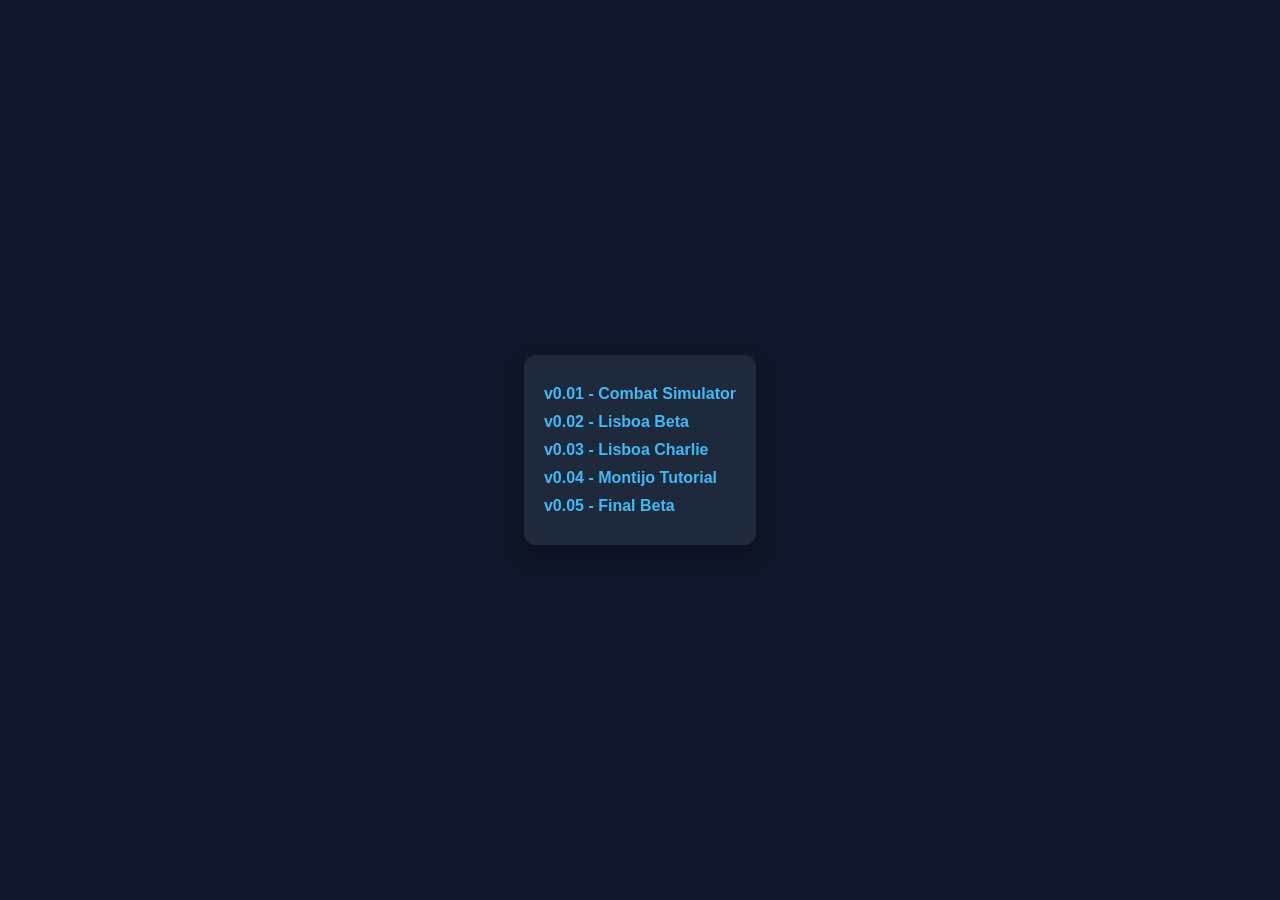
<file: webVersions/versionList.html>
<!DOCTYPE html>
<html lang="pt">
<head>
    <meta charset="UTF-8">
    <meta name="viewport" content="width=device-width, initial-scale=1.0">
    <link rel="stylesheet" href="../style/versionListStyle.css">
    <title>Versions</title>
</head>
<body>
    <ul>
        <li><a href="v0.01.html">v0.01 - Combat Simulator</a></li>
        <li><a href="v0.02.html">v0.02 - Lisboa Beta</a></li>
        <li><a href="v0.03.html">v0.03 - Lisboa Charlie</a></li>
        <li><a href="v0.04.html">v0.04 - Montijo Tutorial</a></li>
        <li><a href="v0.05.html">v0.05 - Final Beta</a></li>
    </ul>
</body>
</html>
</file>
<file: style/versionListStyle.css>
body {
            font-family: Arial, sans-serif;
            background-color: #0f172a;
            color: #e2e8f0;
            display: flex;
            justify-content: center;
            align-items: center;
            height: 100vh;
            margin: 0;
        }

        ul {
            list-style: none;
            padding: 20px;
            background: #1e293b;
            border-radius: 12px;
            box-shadow: 0 10px 25px rgba(0,0,0,0.3);
        }

        li {
            margin: 10px 0;
        }

        a {
            text-decoration: none;
            color: #38bdf8;
            font-weight: bold;
            transition: 0.2s;
        }

        a:hover {
            color: #0ea5e9;
            padding-left: 5px;
        }
</file>
